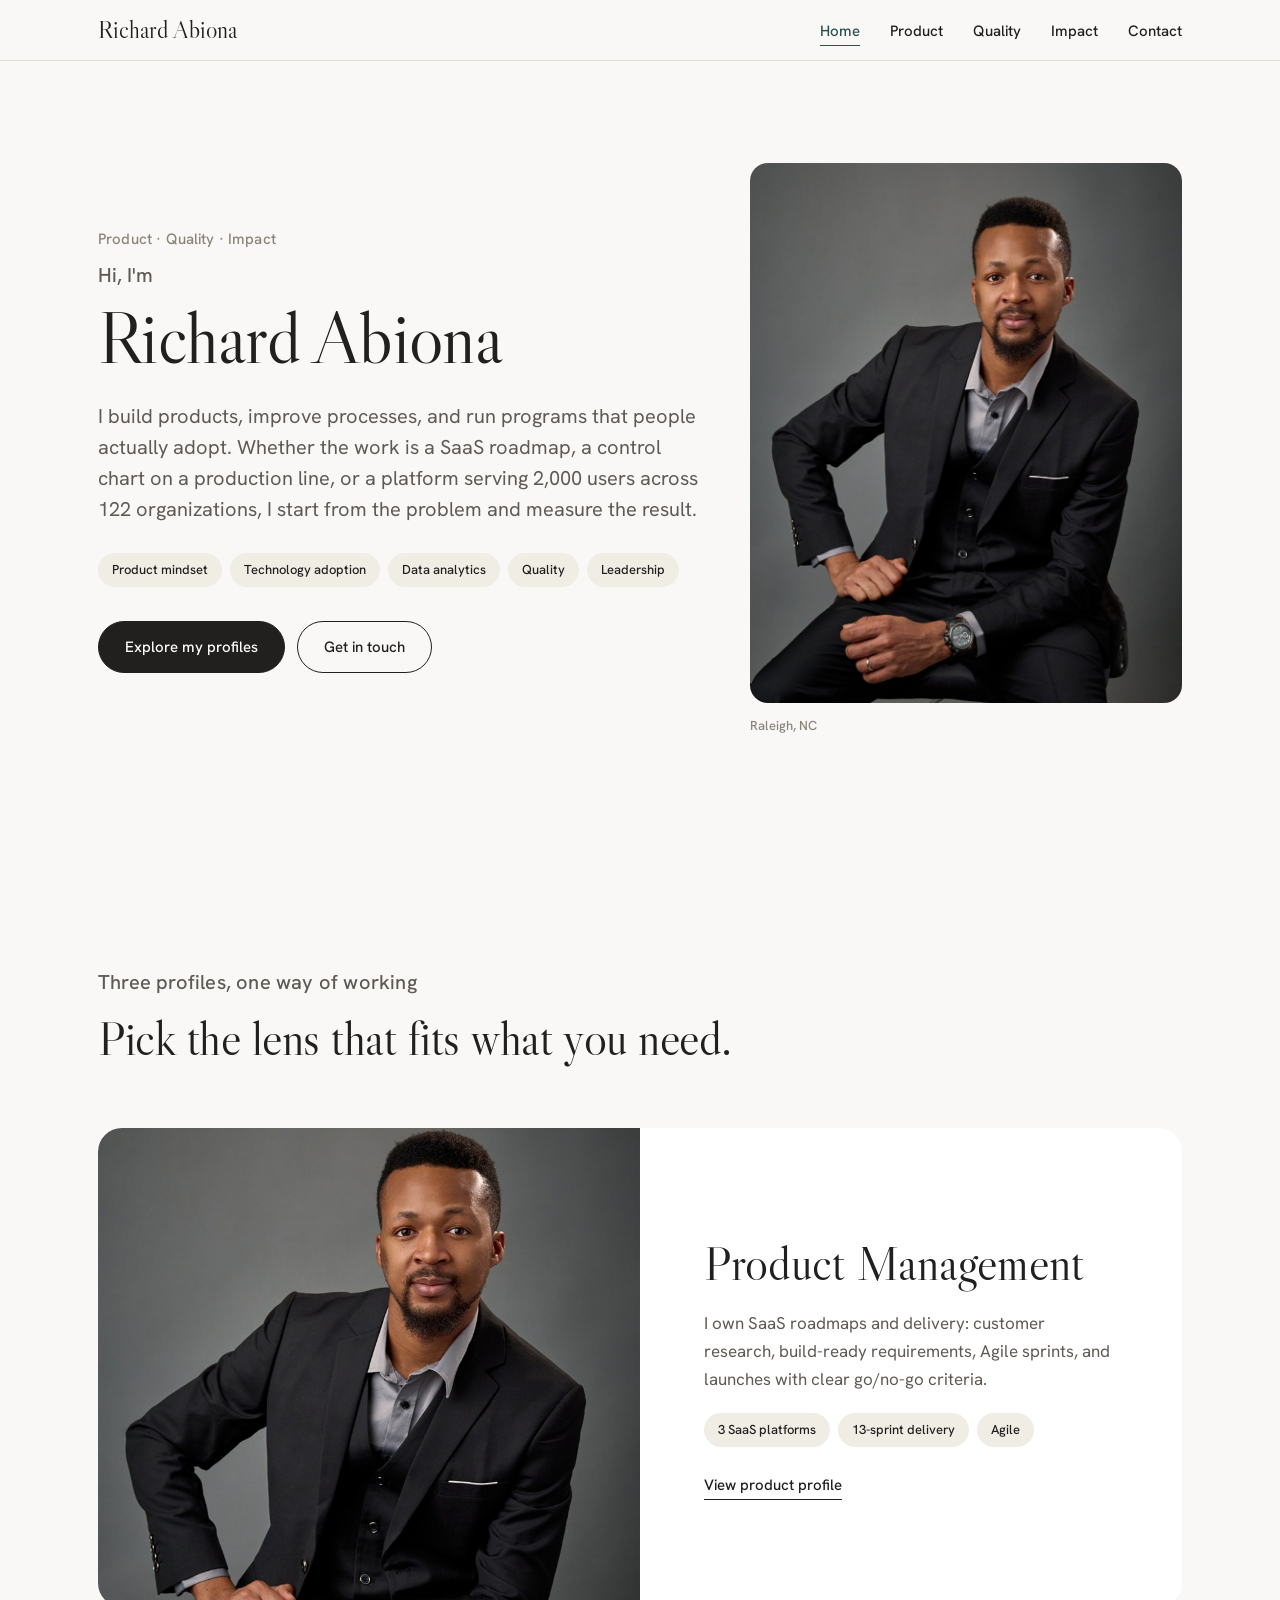
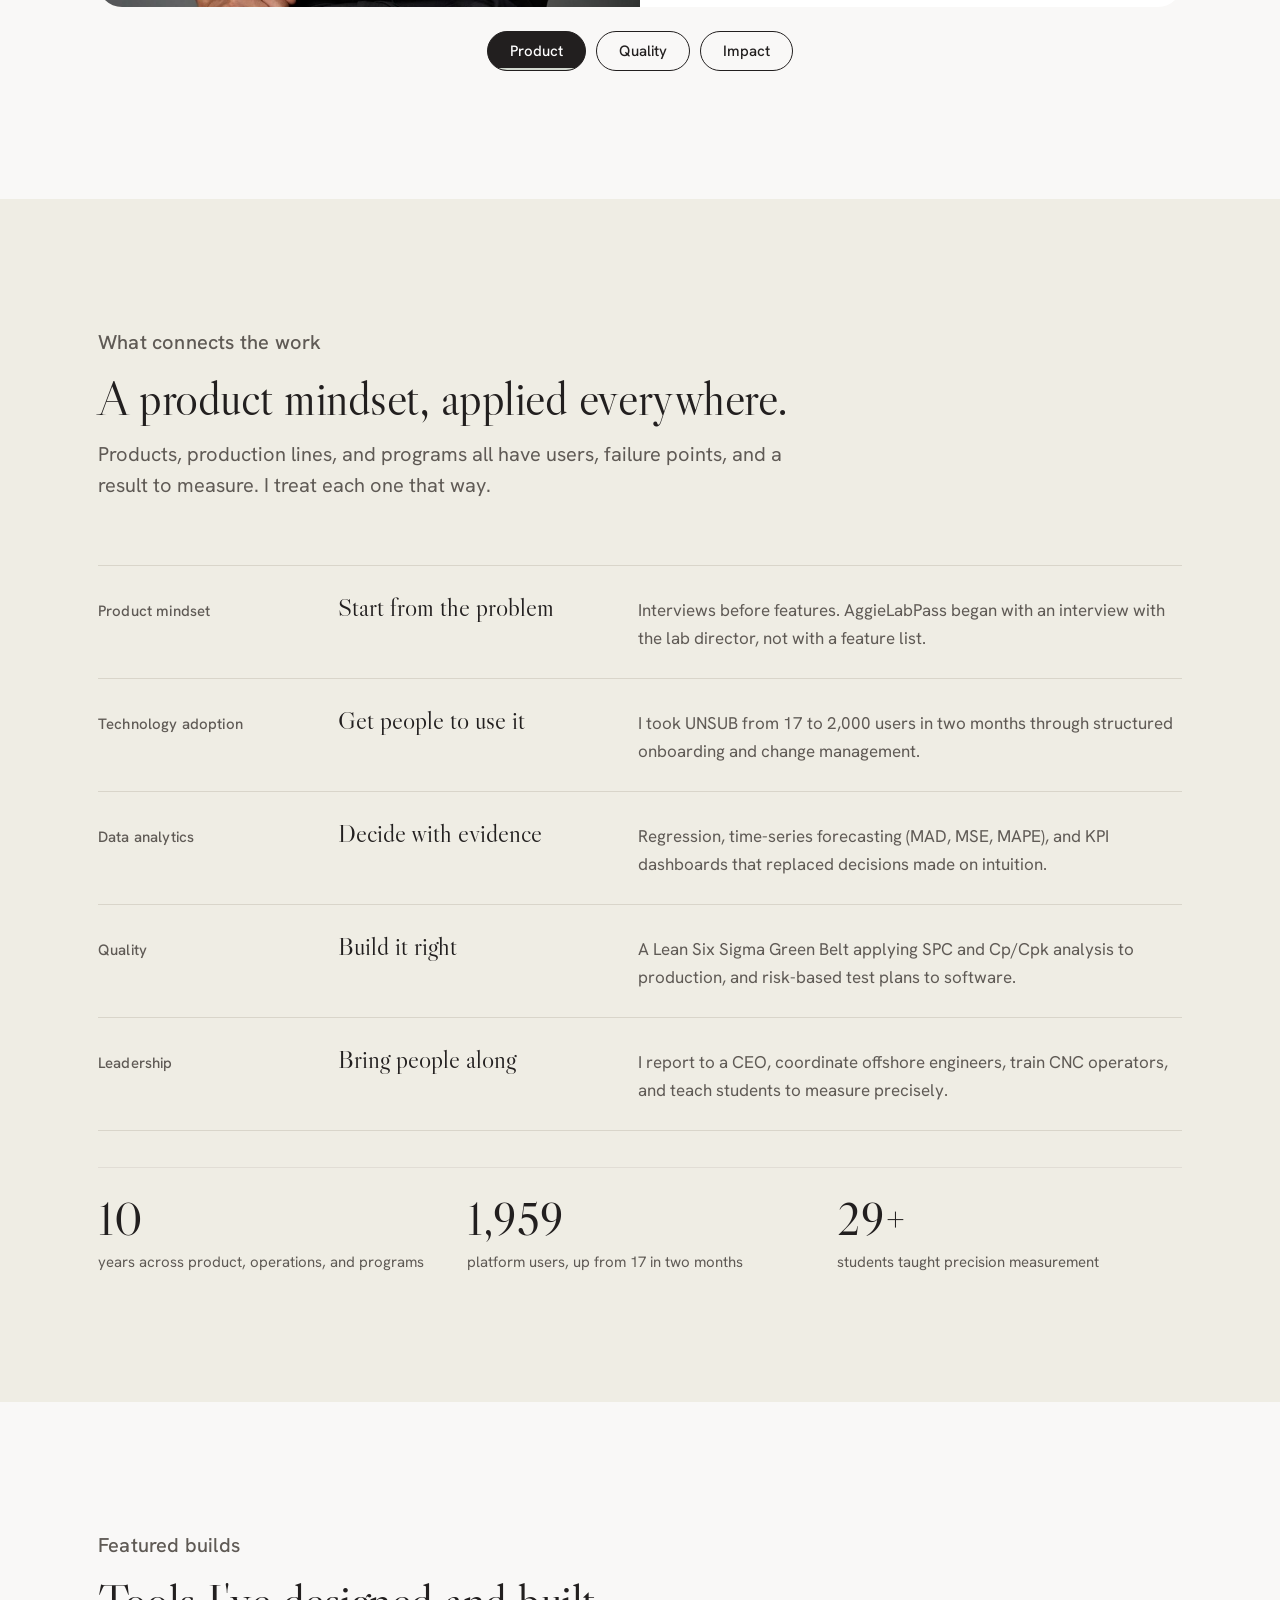
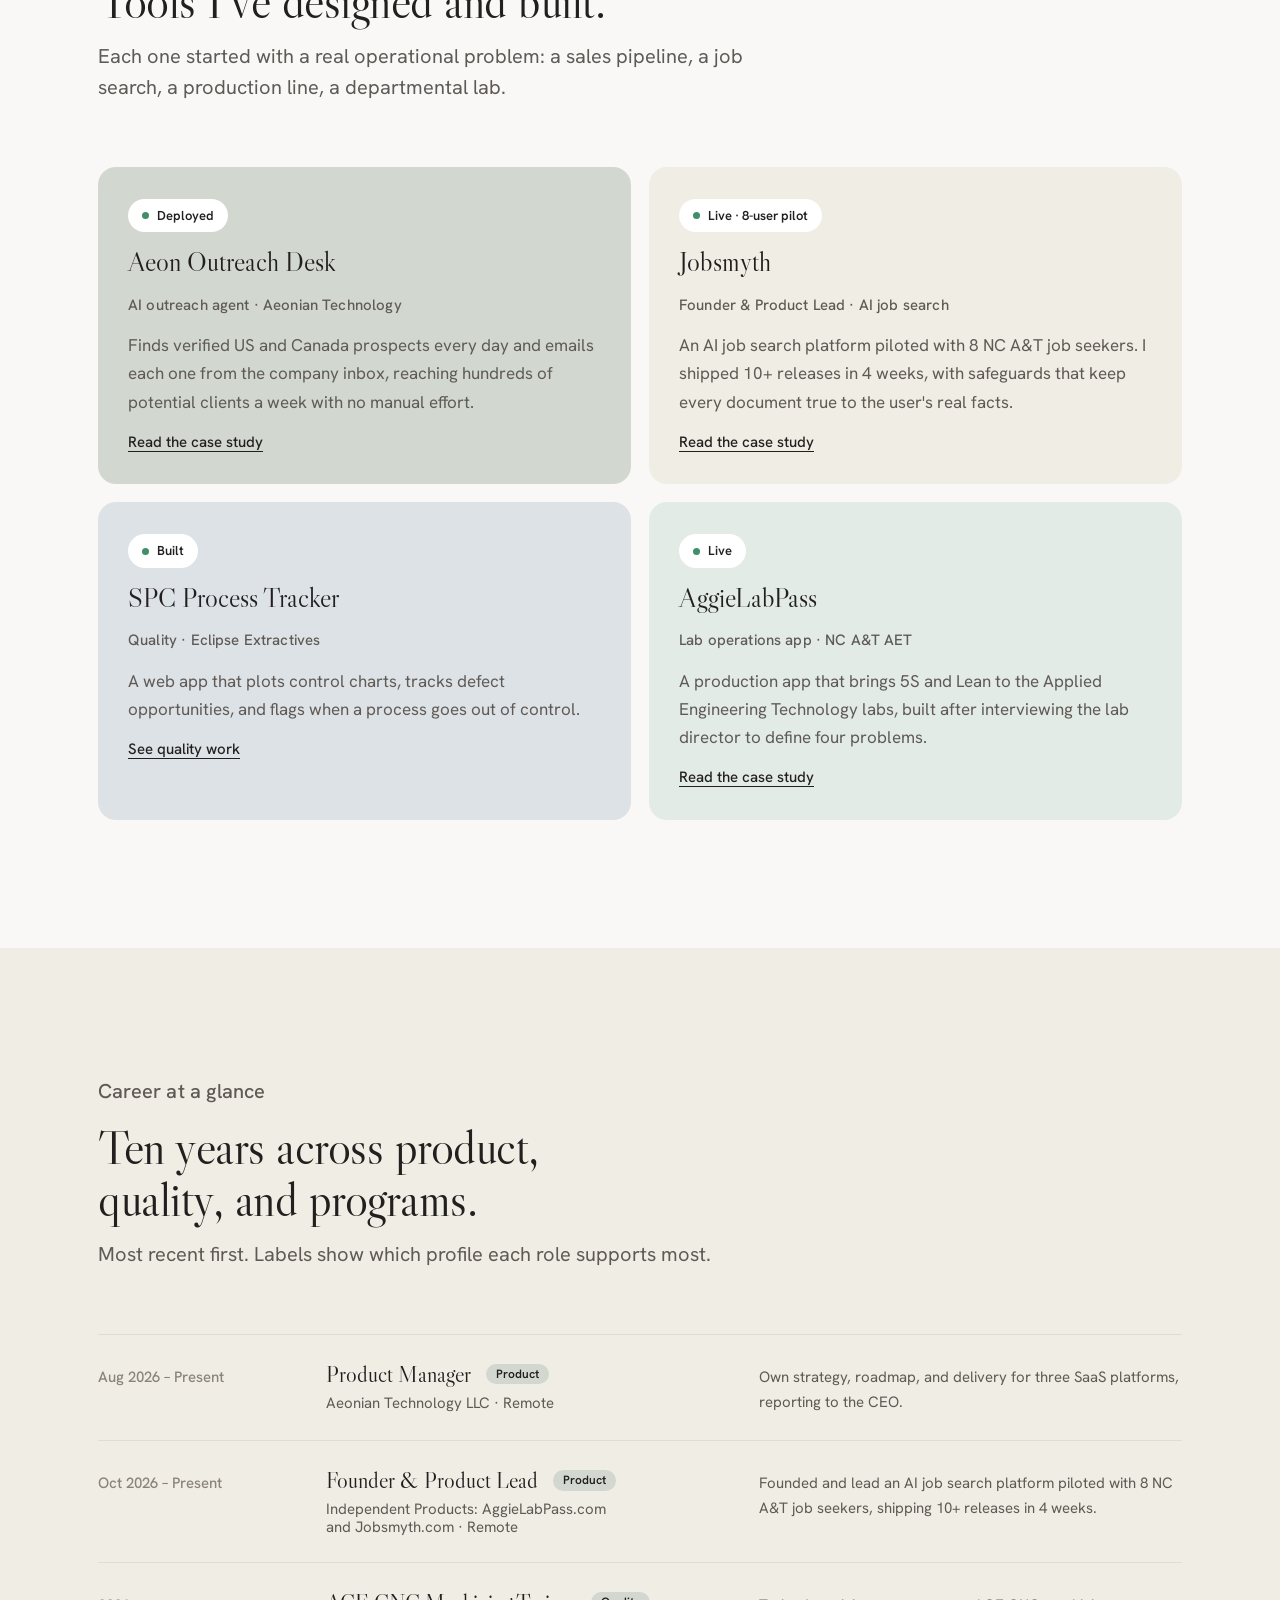
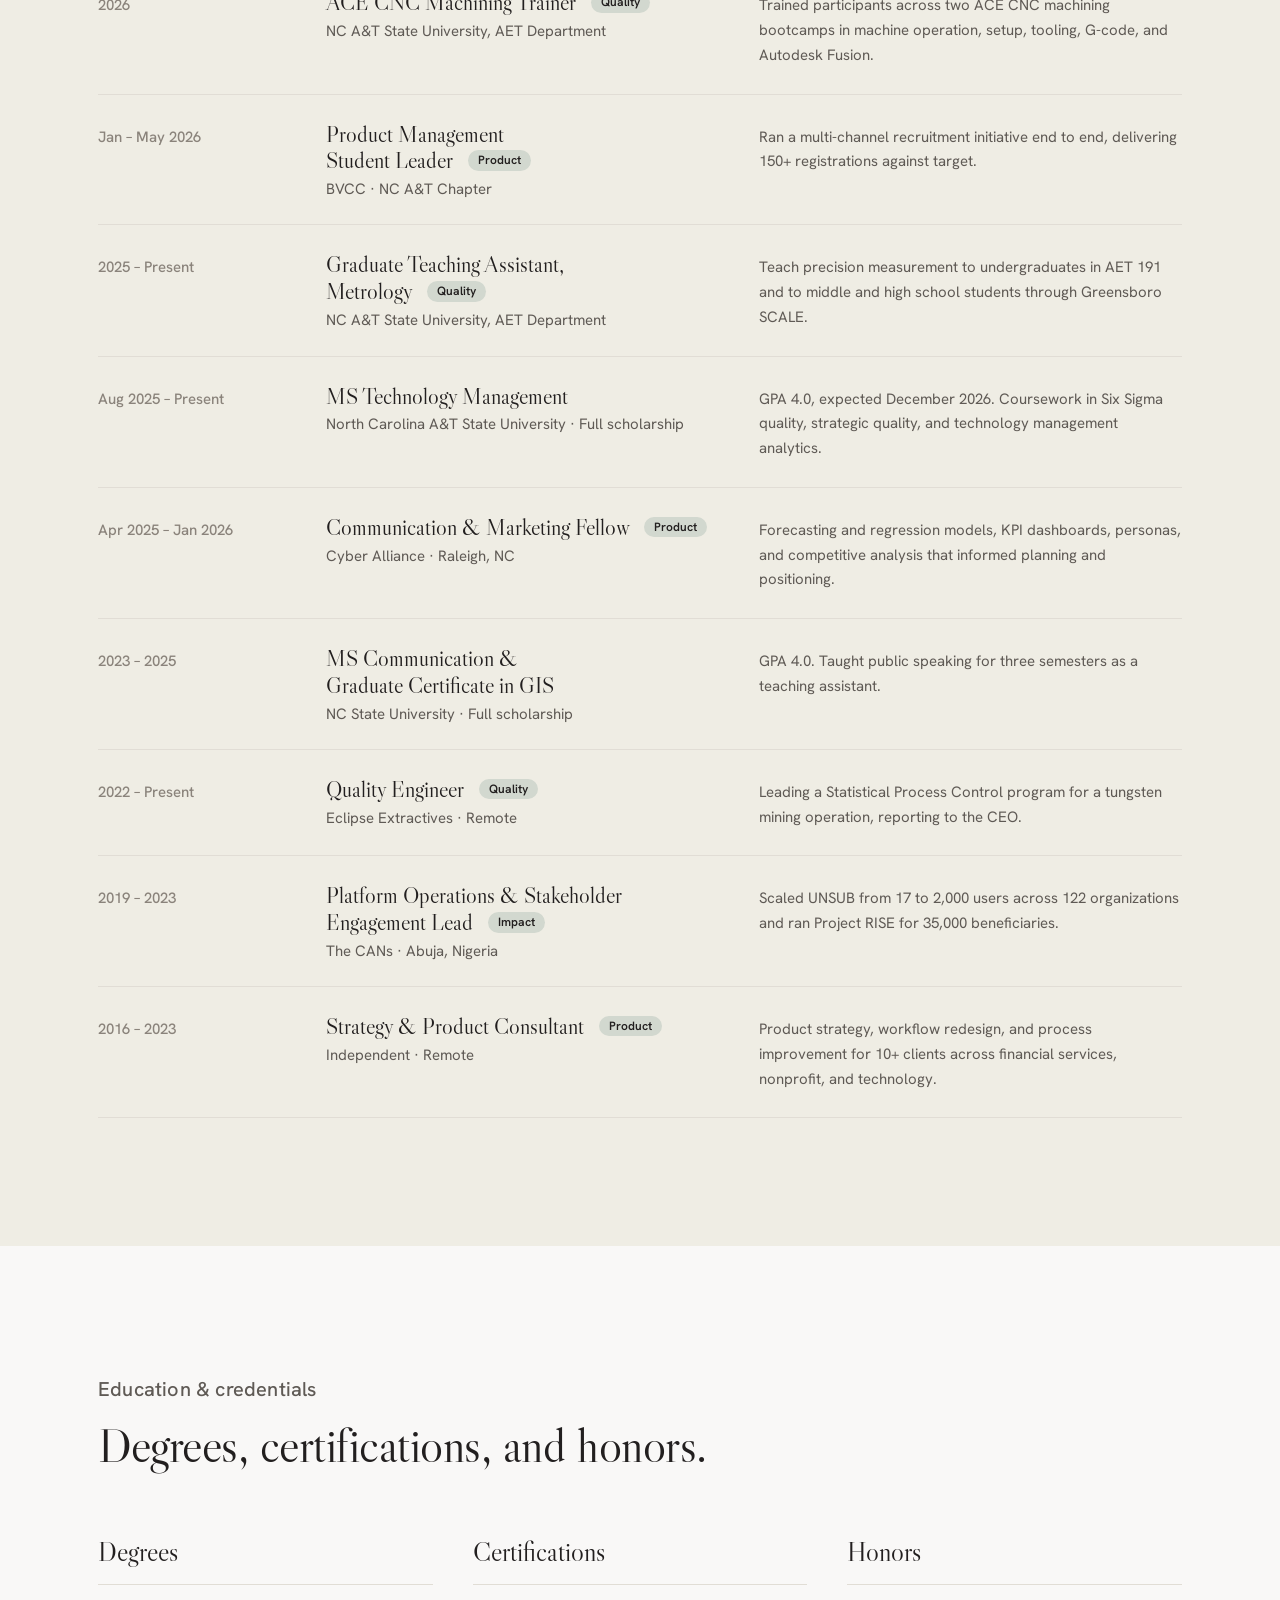
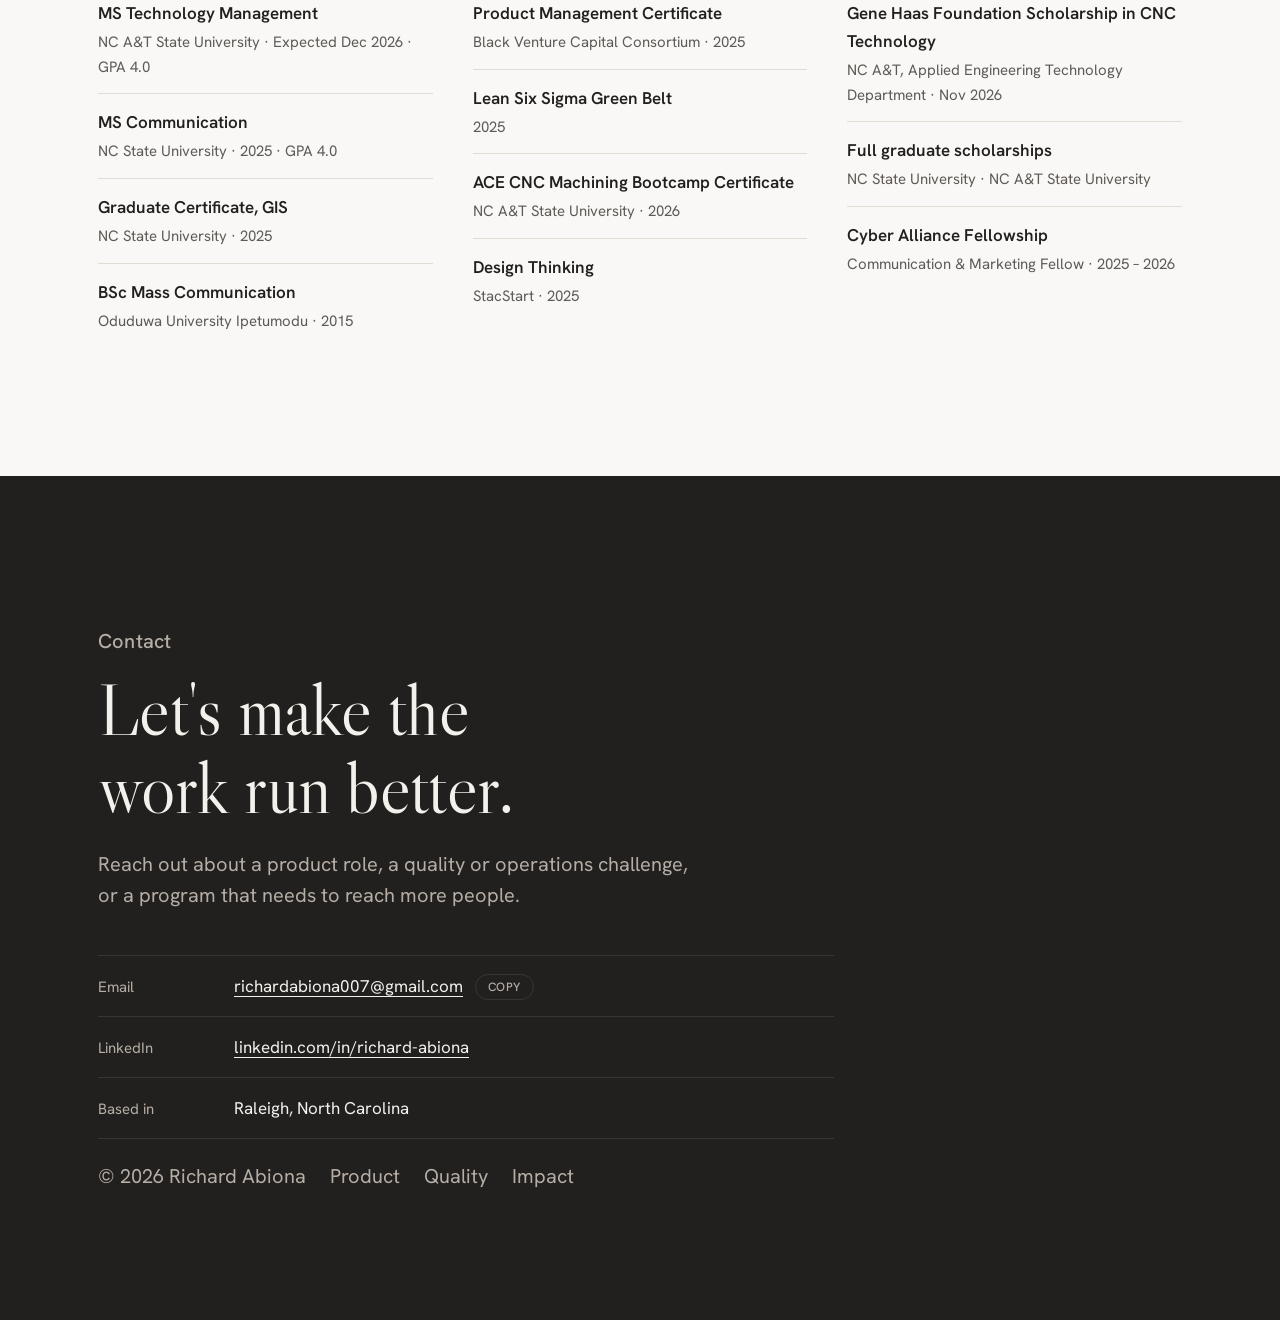
<file: index.html>
<!doctype html>
<html lang="en">
<head>
<meta charset="utf-8">
<meta name="viewport" content="width=device-width, initial-scale=1, viewport-fit=cover">
<script async src="https://www.googletagmanager.com/gtag/js?id=G-13LXE11B9W"></script>
<script>
  window.dataLayer = window.dataLayer || [];
  function gtag(){dataLayer.push(arguments);}
  gtag('js', new Date());
  gtag('config', 'G-13LXE11B9W');
</script>
<title>Richard Abiona | Product, Quality &amp; Impact</title>
<meta name="description" content="Richard Abiona is a Raleigh, NC product manager with deep experience in quality engineering, data analytics, technology adoption, and development programs.">
<meta name="author" content="Richard Abiona">
<meta name="robots" content="index, follow">
<link rel="canonical" href="https://richardabiona.com/">
<link rel="icon" href="favicon.ico" sizes="any">
<link rel="icon" href="icon-192.png" type="image/png" sizes="192x192">
<link rel="apple-touch-icon" href="apple-touch-icon.png">
<meta name="theme-color" content="#0d121b">
<meta property="og:type" content="profile">
<meta property="og:site_name" content="Richard Abiona">
<meta property="og:title" content="Richard Abiona | Product, Quality & Impact">
<meta property="og:description" content="Product management, quality engineering, and development programs, connected by a product mindset. Based in Raleigh, NC.">
<meta property="og:url" content="https://richardabiona.com/">
<meta property="og:image" content="https://richardabiona.com/og-image.jpg">
<meta property="og:image:width" content="1200">
<meta property="og:image:height" content="630">
<meta property="og:image:alt" content="Richard Abiona: Product, Quality, Impact">
<meta property="profile:first_name" content="Richard">
<meta property="profile:last_name" content="Abiona">
<meta name="twitter:card" content="summary_large_image">
<meta name="twitter:title" content="Richard Abiona | Product, Quality & Impact">
<meta name="twitter:description" content="Product management, quality engineering, and development programs, connected by a product mindset.">
<meta name="twitter:image" content="https://richardabiona.com/og-image.jpg">
<script type="application/ld+json">
{
  "@context": "https://schema.org",
  "@type": "ProfilePage",
  "url": "https://richardabiona.com/",
  "name": "Richard Abiona",
  "mainEntity": {
    "@type": "Person",
    "@id": "https://richardabiona.com/#richard",
    "name": "Richard Abiona",
    "givenName": "Richard",
    "familyName": "Abiona",
    "url": "https://richardabiona.com/",
    "image": "https://richardabiona.com/richard-abiona.jpg",
    "email": "mailto:richardabiona007@gmail.com",
    "jobTitle": "Product Manager",
    "worksFor": { "@type": "Organization", "name": "Aeonian Technology LLC" },
    "description": "Product manager with experience in quality engineering, data analytics, technology adoption, and development programs.",
    "address": { "@type": "PostalAddress", "addressLocality": "Raleigh", "addressRegion": "NC", "addressCountry": "US" },
    "alumniOf": [
      { "@type": "CollegeOrUniversity", "name": "North Carolina State University" },
      { "@type": "CollegeOrUniversity", "name": "Oduduwa University Ipetumodu" }
    ],
    "affiliation": { "@type": "CollegeOrUniversity", "name": "North Carolina A&T State University" },
    "award": ["Gene Haas Foundation Scholarship in CNC Technology (2026)", "Cyber Alliance Fellowship (2025)"],
    "hasCredential": [
      { "@type": "EducationalOccupationalCredential", "name": "Product Management Certificate", "recognizedBy": { "@type": "Organization", "name": "Black Venture Capital Consortium" } },
      { "@type": "EducationalOccupationalCredential", "name": "Lean Six Sigma Green Belt" },
      { "@type": "EducationalOccupationalCredential", "name": "ACE CNC Machining Bootcamp Certificate" },
      { "@type": "EducationalOccupationalCredential", "name": "Design Thinking Certification", "recognizedBy": { "@type": "Organization", "name": "StacStart" } }
    ],
    "knowsAbout": ["Product management", "Product operations", "Quality engineering", "Statistical process control", "Lean Six Sigma", "CNC machining", "Metrology", "Data analysis", "Forecasting", "Technology adoption", "Program management", "Stakeholder engagement"],
    "sameAs": ["https://www.linkedin.com/in/richard-abiona-0084b285/"]
  }
}
</script>
<link rel="preconnect" href="https://fonts.googleapis.com">
<link rel="preconnect" href="https://fonts.gstatic.com" crossorigin>
<link rel="stylesheet" href="https://fonts.googleapis.com/css2?family=Libre+Caslon+Display&family=Hanken+Grotesk:ital,wght@0,400;0,500;0,600;1,400&display=swap">
<link rel="stylesheet" href="assets/style.css">
</head>
<body data-page="home">

<nav class="nav" aria-label="Main">
  <div class="wrap">
    <a class="brand" href="/">Richard Abiona</a>
    <button class="menu-btn" id="menu-btn" aria-expanded="false" aria-controls="nav-links">MENU</button>
    <ul class="nav-links" id="nav-links">
      <li><a href="/" aria-current="page">Home</a></li>
      <li><a href="product">Product</a></li>
      <li><a href="quality">Quality</a></li>
      <li><a href="impact">Impact</a></li>
      <li><a href="#contact">Contact</a></li>
    </ul>
  </div>
</nav>

<header class="hero home-hero" id="top">
  <div class="wrap">
    <div class="copy">
      <p class="spec">Product · Quality · Impact</p>
      <h1><span class="hi">Hi, I'm</span>Richard Abiona</h1>
      <p class="lede">I build products, improve processes, and run programs that people actually adopt. Whether the work is a SaaS roadmap, a control chart on a production line, or a platform serving 2,000 users across 122 organizations, I start from the problem and measure the result.</p>
      <ul class="hero-tags">
        <li>Product mindset</li>
        <li>Technology adoption</li>
        <li>Data analytics</li>
        <li>Quality</li>
        <li>Leadership</li>
      </ul>
      <div class="hero-cta">
        <a class="btn" href="#profiles">Explore my profiles</a>
        <a class="btn ghost" href="#contact">Get in touch</a>
      </div>
    </div>
    <figure class="home-portrait">
      <img src="richard-abiona.jpg" width="900" height="1125" alt="Portrait of Richard Abiona in a black three-piece suit, seated against a grey backdrop">
      <figcaption>Raleigh, NC</figcaption>
    </figure>
  </div>
</header>

<main>
  <section id="profiles">
    <div class="wrap">
      <div class="sec-head">
        <p class="spec">Three profiles, one way of working</p>
        <h2>Pick the lens that fits what you need.</h2>      </div>
      <div class="carousel" aria-roledescription="carousel" aria-label="Career profiles">
        <div class="carousel-viewport">
          <div class="carousel-track">
            <div class="slide" role="group" aria-roledescription="slide" aria-label="1 of 3">
              <a class="slide-card" href="product" data-track="Profile card: Product Management">
                <div class="slide-media"><img src="richard-abiona.jpg" alt="Richard Abiona" loading="lazy" style="object-position: 50% 20%"></div>
                <div class="slide-body">
                  <h3>Product Management</h3>
                  <p>I own SaaS roadmaps and delivery: customer research, build-ready requirements, Agile sprints, and launches with clear go/no-go criteria.</p>
                  <ul><li>3 SaaS platforms</li><li>13-sprint delivery</li><li>Agile</li></ul>
                  <span class="slide-go">View product profile</span>
                </div>
              </a>
            </div>
            <div class="slide" role="group" aria-roledescription="slide" aria-label="2 of 3">
              <a class="slide-card" href="quality" data-track="Profile card: Quality Engineering">
                <div class="slide-media"><img src="media/quality/operating-cnc-machine-thumb.jpg" alt="Richard Abiona setting up a Haas CNC milling machine" loading="lazy" style="object-position: 50% 30%"></div>
                <div class="slide-body">
                  <h3>Quality Engineering</h3>
                  <p>Statistical process control, Lean Six Sigma, CNC machining, and metrology, from a mining operation's control charts to the shop floor and the classroom.</p>
                  <ul><li>SPC · Cp/Cpk</li><li>Green Belt</li><li>Gene Haas Scholar</li></ul>
                  <span class="slide-go">View quality profile</span>
                </div>
              </a>
            </div>
            <div class="slide" role="group" aria-roledescription="slide" aria-label="3 of 3">
              <a class="slide-card" href="impact" data-track="Profile card: Development and Impact">
                <div class="slide-media">
                  <div class="slide-stats">
                    <div><b>35,000</b><span>Beneficiaries reached</span></div>
                    <div><b>122</b><span>Partner organizations</span></div>
                    <div><b>$100K</b><span>Program funding secured</span></div>
                  </div>
                </div>
                <div class="slide-body">
                  <h3>Development &amp; Impact</h3>
                  <p>Program management, partnerships, and stakeholder engagement for social change, from civic-tech platforms in Nigeria to advocacy media in North Carolina.</p>
                  <ul><li>Program operations</li><li>Partnerships</li><li>Advocacy media</li></ul>
                  <span class="slide-go">View impact profile</span>
                </div>
              </a>
            </div>
          </div>
        </div>
        <div class="carousel-controls">
          <div class="dots" role="tablist" aria-label="Choose a profile">
            <button class="dot" type="button" role="tab" aria-selected="true" data-track="Carousel tab: Product">Product</button>
            <button class="dot" type="button" role="tab" aria-selected="false" data-track="Carousel tab: Quality">Quality</button>
            <button class="dot" type="button" role="tab" aria-selected="false" data-track="Carousel tab: Impact">Impact</button>
          </div>
        </div>
      </div>
    </div>
  </section>

  <section id="thread" class="tint">
    <div class="wrap">
      <div class="sec-head">
        <p class="spec">What connects the work</p>
        <h2>A product mindset, applied everywhere.</h2>
        <p>Products, production lines, and programs all have users, failure points, and a result to measure. I treat each one that way.</p>
      </div>
      <div class="pillars">
        <article class="pillar" data-reveal>
          <p class="spec">Product mindset</p>
          <h3>Start from the problem</h3>
          <p>Interviews before features. AggieLabPass began with an interview with the lab director, not with a feature list.</p>
        </article>
        <article class="pillar" data-reveal style="--d:.05s">
          <p class="spec">Technology adoption</p>
          <h3>Get people to use it</h3>
          <p>I took UNSUB from 17 to 2,000 users in two months through structured onboarding and change management.</p>
        </article>
        <article class="pillar" data-reveal style="--d:.1s">
          <p class="spec">Data analytics</p>
          <h3>Decide with evidence</h3>
          <p>Regression, time-series forecasting (MAD, MSE, MAPE), and KPI dashboards that replaced decisions made on intuition.</p>
        </article>
        <article class="pillar" data-reveal style="--d:.15s">
          <p class="spec">Quality</p>
          <h3>Build it right</h3>
          <p>A Lean Six Sigma Green Belt applying SPC and Cp/Cpk analysis to production, and risk-based test plans to software.</p>
        </article>
        <article class="pillar" data-reveal style="--d:.2s">
          <p class="spec">Leadership</p>
          <h3>Bring people along</h3>
          <p>I report to a CEO, coordinate offshore engineers, train CNC operators, and teach students to measure precisely.</p>
        </article>
      </div>
      <div class="readout" aria-label="Highlights">
        <div data-reveal><b data-count="10">10</b><span>years across product, operations, and programs</span></div>
        <div data-reveal style="--d:.08s"><b data-count="2000">2,000</b><span>platform users, up from 17 in two months</span></div>
        <div data-reveal style="--d:.16s"><b data-count="30" data-suffix="+">30+</b><span>students taught precision measurement</span></div>
      </div>
    </div>
  </section>

  <section id="builds">
    <div class="wrap">
      <div class="sec-head">
        <p class="spec">Featured builds</p>
        <h2>Tools I've designed and built.</h2>
        <p>Each one started with a real operational problem: a sales pipeline, a job search, a production line, a departmental lab.</p>
      </div>
      <div class="builds-grid two">
        <article class="build" data-reveal>
          <span class="status">Deployed</span>
          <h3>Aeon Outreach Desk</h3>
          <p class="spec">AI outreach agent · Aeonian Technology</p>
          <p>Finds verified US and Canada prospects every day and emails each one from the company inbox, reaching hundreds of potential clients a week with no manual effort.</p>
          <a class="card-link" href="outreach-desk" data-track="Home card: Aeon Outreach Desk">Read the case study</a>
        </article>
<article class="build" data-reveal style="--d:.08s">
          <span class="status">Live · 8-user pilot</span>
          <h3>Jobsmyth</h3>
          <p class="spec">Founder &amp; Product Lead · AI job search</p>
          <p>An AI job search platform piloted with 8 NC A&amp;T job seekers. I shipped 10+ releases in 4 weeks, with safeguards that keep every document true to the user's real facts.</p>
          <a class="card-link" href="jobsmyth" data-track="Home card: Jobsmyth">Read the case study</a>
        </article>
        <article class="build" data-reveal style="--d:.16s">
          <span class="status">Built</span>
          <h3>SPC Process Tracker</h3>
          <p class="spec">Quality · Eclipse Extractives</p>
          <p>A web app that plots control charts, tracks defect opportunities, and flags when a process goes out of control.</p>
          <a href="quality#work">See quality work</a>
        </article>
        <article class="build" data-reveal style="--d:.08s">
          <span class="status">Live</span>
          <h3>AggieLabPass</h3>
          <p class="spec">Lab operations app · NC A&amp;T AET</p>
          <p>A production app that brings 5S and Lean to the Applied Engineering Technology labs, built after interviewing the lab director to define four problems.</p>
          <a class="card-link" href="aggielabpass" data-track="Home card: AggieLabPass">Read the case study</a>
        </article>
      </div>
    </div>
  </section>

  <section id="path" class="tint">
    <div class="wrap">
      <div class="sec-head">
        <p class="spec">Career at a glance</p>
        <h2>Ten years across product, quality, and programs.</h2>
        <p>Most recent first. Labels show which profile each role supports most.</p>
      </div>
      <ol class="path">
        <li data-reveal>
          <span class="when">Aug 2026 – Present</span>
          <h3>Product Manager <span class="tagline">Product</span><span class="where">Aeonian Technology LLC · Remote</span></h3>
          <p>Own strategy, roadmap, and delivery for three SaaS platforms, reporting to the CEO.</p>
        </li>
        <li data-reveal>
          <span class="when">Oct 2026 – Present</span>
          <h3>Founder &amp; Product Lead <span class="tagline">Product</span><span class="where">Independent Products: AggieLabPass.com and Jobsmyth.com · Remote</span></h3>
          <p>Founded and lead an AI job search platform piloted with 8 NC A&amp;T job seekers, shipping 10+ releases in 4 weeks.</p>
        </li>
        <li data-reveal>
          <span class="when">2026</span>
          <h3>ACE CNC Machining Trainer <span class="tagline">Quality</span><span class="where">NC A&amp;T State University, AET Department</span></h3>
          <p>Trained participants across two ACE CNC machining bootcamps in machine operation, setup, tooling, G-code, and Autodesk Fusion.</p>
        </li>
        <li data-reveal>
          <span class="when">Jan – May 2026</span>
          <h3>Product Management Student Leader <span class="tagline">Product</span><span class="where">BVCC · NC A&amp;T Chapter</span></h3>
          <p>Ran a multi-channel recruitment initiative end to end, delivering 150+ registrations against target.</p>
        </li>
        <li data-reveal>
          <span class="when">2025 – Present</span>
          <h3>Graduate Teaching Assistant, Metrology <span class="tagline">Quality</span><span class="where">NC A&amp;T State University, AET Department</span></h3>
          <p>Teach precision measurement to undergraduates in AET 191 and to middle and high school students through Greensboro SCALE.</p>
        </li>
        <li data-reveal>
          <span class="when">Aug 2025 – Present</span>
          <h3>MS Technology Management<span class="where">North Carolina A&amp;T State University · Full scholarship</span></h3>
          <p>GPA 4.0, expected December 2026. Coursework in Six Sigma quality, strategic quality, and technology management analytics.</p>
        </li>
        <li data-reveal>
          <span class="when">Apr 2025 – Jan 2026</span>
          <h3>Communication &amp; Marketing Fellow <span class="tagline">Product</span><span class="where">Cyber Alliance · Raleigh, NC</span></h3>
          <p>Forecasting and regression models, KPI dashboards, personas, and competitive analysis that informed planning and positioning.</p>
        </li>
        <li data-reveal>
          <span class="when">2023 – 2025</span>
          <h3>MS Communication &amp; Graduate Certificate in GIS<span class="where">NC State University · Full scholarship</span></h3>
          <p>GPA 4.0. Taught public speaking for three semesters as a teaching assistant.</p>
        </li>
        <li data-reveal>
          <span class="when">2022 – Present</span>
          <h3>Quality Engineer <span class="tagline">Quality</span><span class="where">Eclipse Extractives · Remote</span></h3>
          <p>Leading a Statistical Process Control program for a tungsten mining operation, reporting to the CEO.</p>
        </li>
        <li data-reveal>
          <span class="when">2019 – 2023</span>
          <h3>Platform Operations &amp; Stakeholder Engagement Lead <span class="tagline">Impact</span><span class="where">The CANs · Abuja, Nigeria</span></h3>
          <p>Scaled UNSUB from 17 to 2,000 users across 122 organizations and ran Project RISE for 35,000 beneficiaries.</p>
        </li>
        <li data-reveal>
          <span class="when">2016 – 2023</span>
          <h3>Strategy &amp; Product Consultant <span class="tagline">Product</span><span class="where">Independent · Remote</span></h3>
          <p>Product strategy, workflow redesign, and process improvement for 10+ clients across financial services, nonprofit, and technology.</p>
        </li>
      </ol>
    </div>
  </section>

  <section id="credentials">
    <div class="wrap">
      <div class="sec-head">
        <p class="spec">Education &amp; credentials</p>
        <h2>Degrees, certifications, and honors.</h2>
      </div>
      <div class="cred-grid">
        <div data-reveal>
          <h3>Degrees</h3>
          <ul class="cred">
            <li><b>MS Technology Management</b><span>NC A&amp;T State University · Expected Dec 2026 · GPA 4.0</span></li>
            <li><b>MS Communication</b><span>NC State University · 2025 · GPA 4.0</span></li>
            <li><b>Graduate Certificate, GIS</b><span>NC State University · 2025</span></li>
            <li><b>BSc Mass Communication</b><span>Oduduwa University Ipetumodu · 2015</span></li>
          </ul>
        </div>
        <div data-reveal style="--d:.08s">
          <h3>Certifications</h3>
          <ul class="cred">
            <li><b>Product Management Certificate</b><span>Black Venture Capital Consortium · 2025</span></li>
            <li><b>Lean Six Sigma Green Belt</b><span>2025</span></li>
            <li><b>ACE CNC Machining Bootcamp Certificate</b><span>NC A&amp;T State University · 2026</span></li>
            <li><b>Design Thinking</b><span>StacStart · 2025</span></li>
          </ul>
        </div>
        <div data-reveal style="--d:.16s">
          <h3>Honors</h3>
          <ul class="cred">
            <li><b>Gene Haas Foundation Scholarship in CNC Technology</b><span>NC A&amp;T, Applied Engineering Technology Department · Nov 2026</span></li>
            <li><b>Full graduate scholarships</b><span>NC State University · NC A&amp;T State University</span></li>
            <li><b>Cyber Alliance Fellowship</b><span>Communication &amp; Marketing Fellow · 2025 – 2026</span></li>
          </ul>
        </div>
      </div>
    </div>
  </section>

  <section id="contact" class="contact">
    <div class="wrap">
      <p class="spec">Contact</p>
      <h2 style="margin-top:14px">Let's make the work run better.</h2>
      <p>Reach out about a product role, a quality or operations challenge, or a program that needs to reach more people.</p>
      <dl class="contact-rows">
        <div><dt>Email</dt><dd><a href="mailto:richardabiona007@gmail.com" id="email" data-track="Email link">richardabiona007@gmail.com</a><button class="copy-btn" id="copy-email" type="button" data-track="Copy email">COPY</button></dd></div>
        <div><dt>LinkedIn</dt><dd><a href="https://www.linkedin.com/in/richard-abiona-0084b285/" target="_blank" rel="noopener" data-track="LinkedIn">linkedin.com/in/richard-abiona</a></dd></div>
        <div><dt>Based in</dt><dd>Raleigh, North Carolina</dd></div>
      </dl>
      <p class="foot"><span>© 2026 Richard Abiona</span><a href="product">Product</a><a href="quality">Quality</a><a href="impact">Impact</a></p>
    </div>
  </section>
</main>

<script src="assets/site.js"></script>
</body>
</html>
</file>
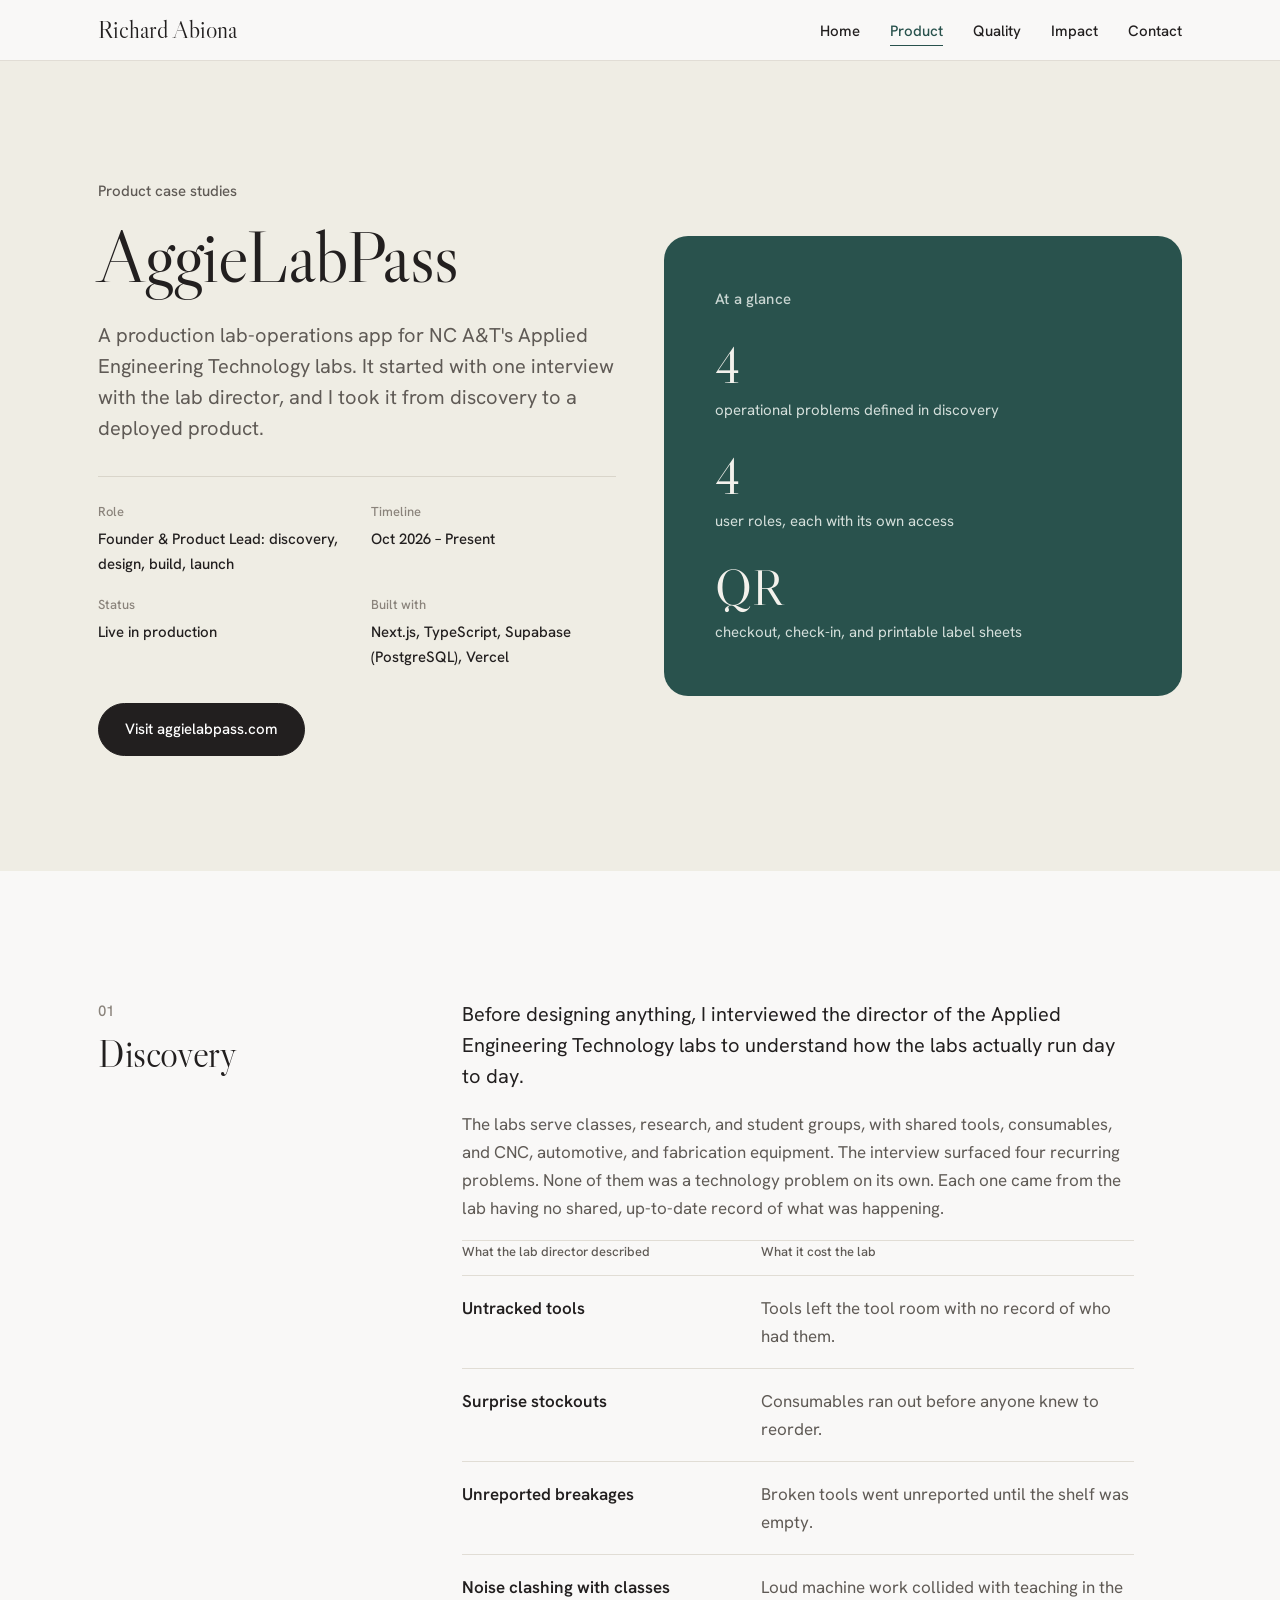
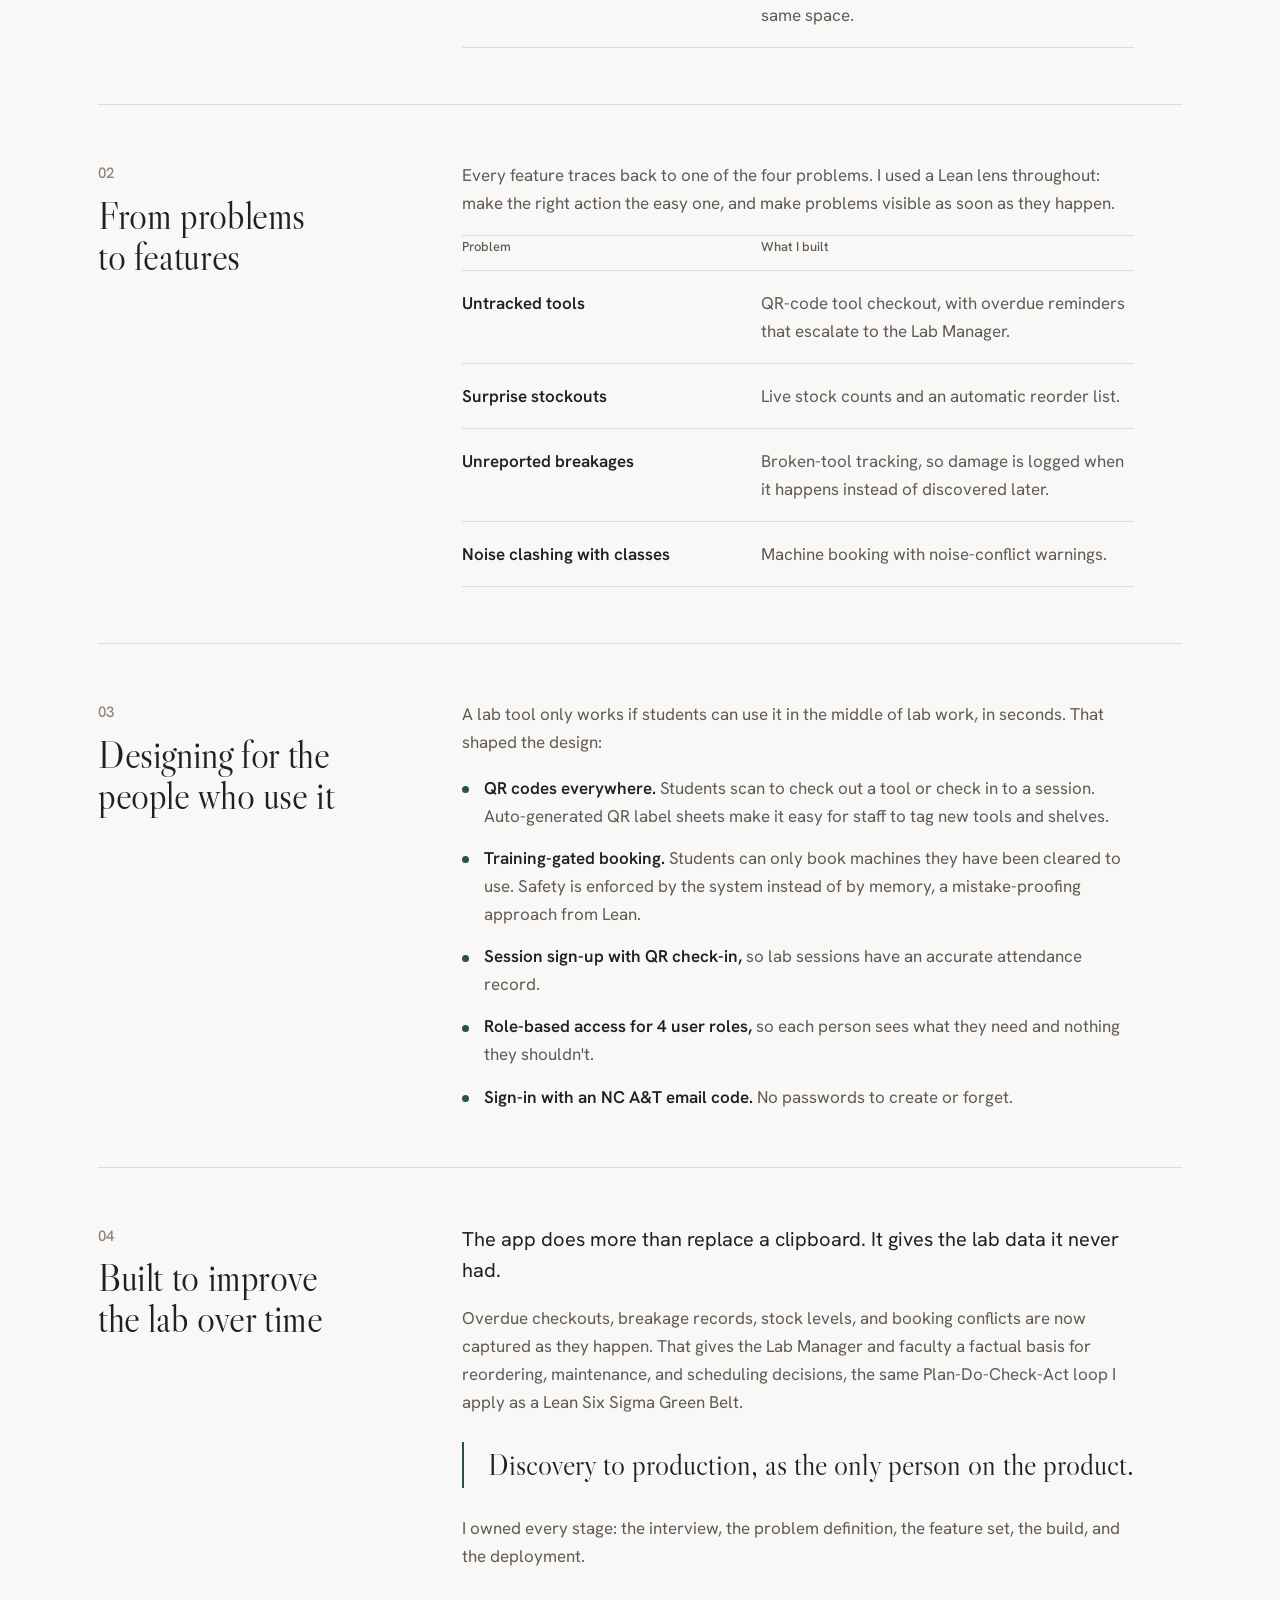
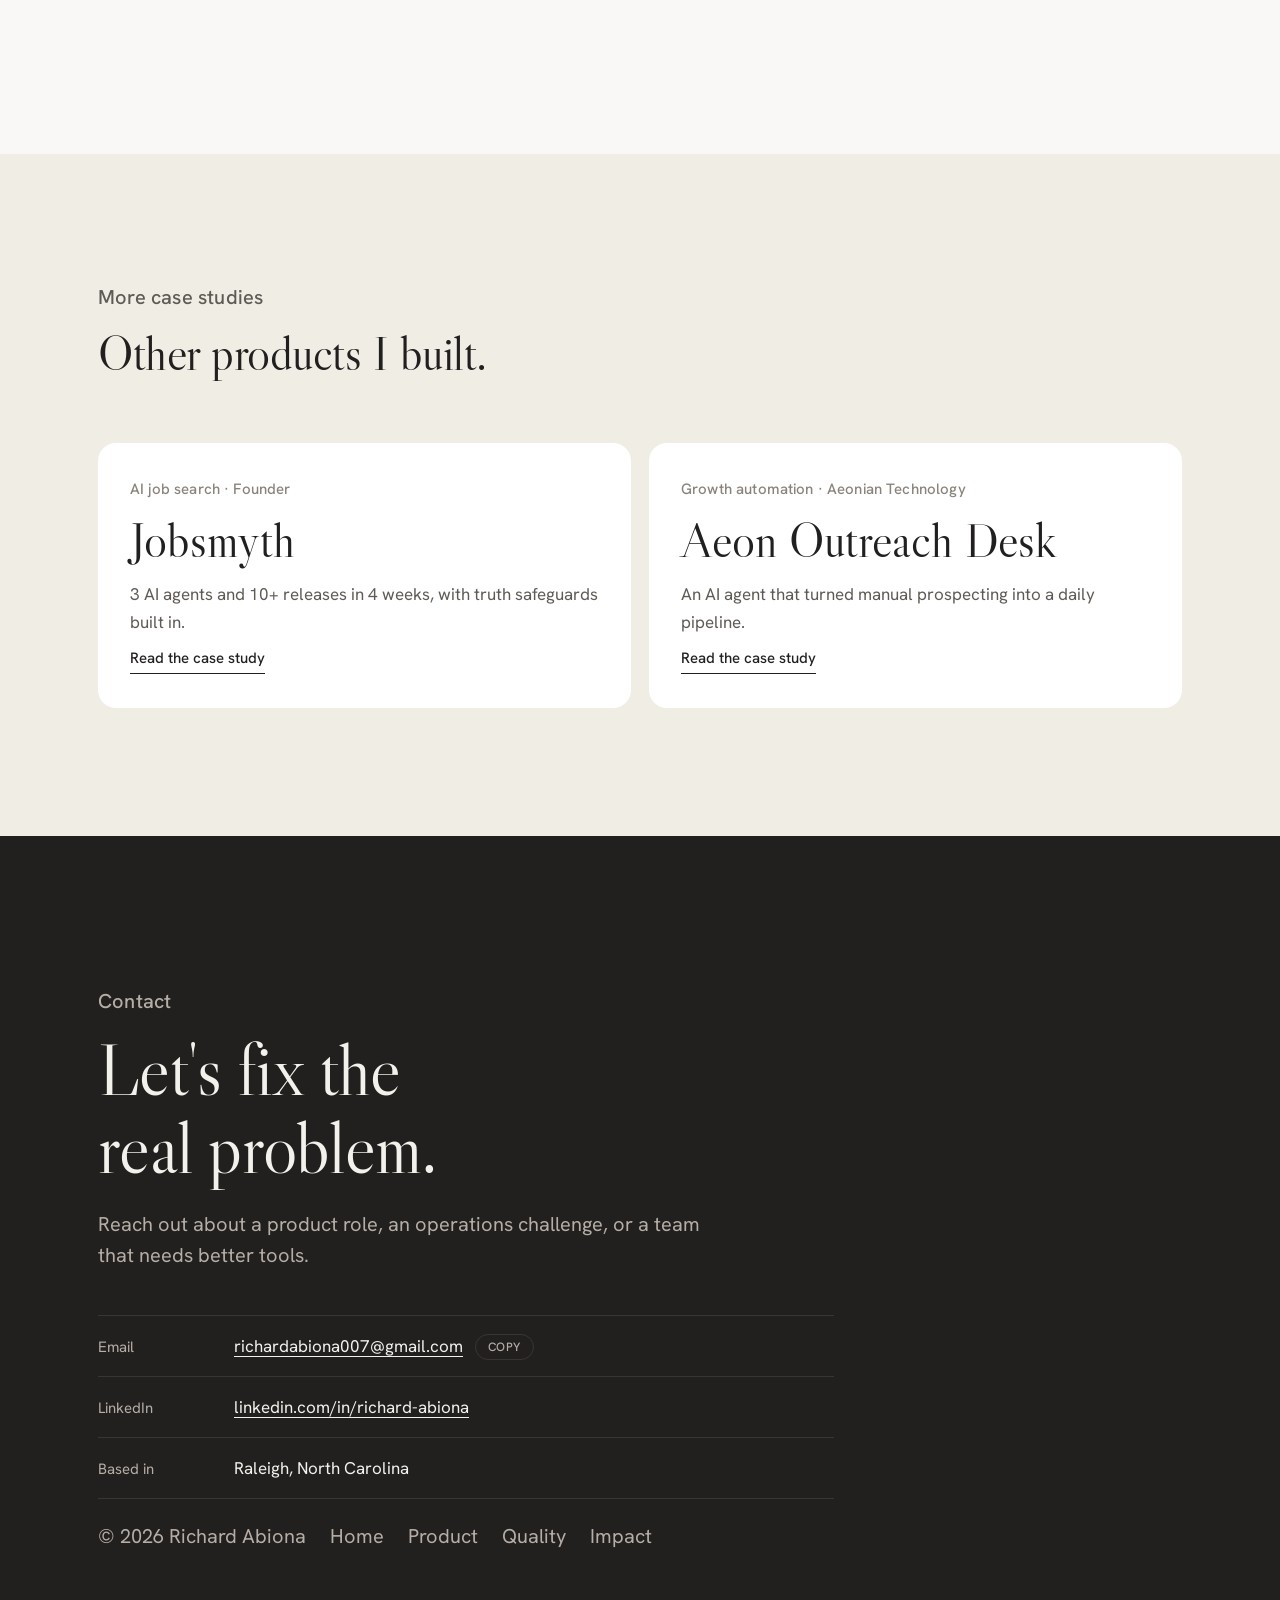
<file: aggielabpass.html>
<!doctype html>
<html lang="en">
<head>
<meta charset="utf-8">
<meta name="viewport" content="width=device-width, initial-scale=1, viewport-fit=cover">
<script async src="https://www.googletagmanager.com/gtag/js?id=G-13LXE11B9W"></script>
<script>
  window.dataLayer = window.dataLayer || [];
  function gtag(){dataLayer.push(arguments);}
  gtag('js', new Date());
  gtag('config', 'G-13LXE11B9W');
</script>
<title>AggieLabPass Case Study | Richard Abiona</title>
<meta name="description" content="How Richard Abiona turned a lab director interview into AggieLabPass, a production lab-operations app for NC A&T's Applied Engineering Technology labs.">
<meta name="author" content="Richard Abiona">
<link rel="canonical" href="https://richardabiona.com/aggielabpass">
<link rel="icon" href="favicon.ico" sizes="any">
<link rel="icon" href="icon-192.png" type="image/png" sizes="192x192">
<link rel="apple-touch-icon" href="apple-touch-icon.png">
<meta name="theme-color" content="#f9f8f7">
<meta property="og:type" content="article">
<meta property="og:title" content="AggieLabPass Case Study | Richard Abiona">
<meta property="og:description" content="From a lab director interview to a production app: QR tool checkout, live stock, broken-tool tracking, and training-gated machine booking.">
<meta property="og:url" content="https://richardabiona.com/aggielabpass">
<meta property="og:image" content="https://richardabiona.com/og-image.jpg">
<meta name="twitter:card" content="summary_large_image">
<link rel="preconnect" href="https://fonts.googleapis.com">
<link rel="preconnect" href="https://fonts.gstatic.com" crossorigin>
<link rel="stylesheet" href="https://fonts.googleapis.com/css2?family=Libre+Caslon+Display&family=Hanken+Grotesk:ital,wght@0,400;0,500;0,600;1,400&display=swap">
<link rel="stylesheet" href="assets/style.css">
</head>
<body data-page="aggielabpass">

<nav class="nav" aria-label="Main">
  <div class="wrap">
    <a class="brand" href="/">Richard Abiona</a>
    <button class="menu-btn" id="menu-btn" aria-expanded="false" aria-controls="nav-links">MENU</button>
    <ul class="nav-links" id="nav-links">
      <li><a href="/">Home</a></li>
      <li><a href="product" aria-current="page">Product</a></li>
      <li><a href="quality">Quality</a></li>
      <li><a href="impact">Impact</a></li>
      <li><a href="#contact">Contact</a></li>
    </ul>
  </div>
</nav>

<header class="hero cs-hero" id="top">
  <div class="wrap">
    <div class="copy">
      <a class="crumb" href="product#builds">Product case studies</a>
      <h1>AggieLabPass</h1>
      <p class="lede">A production lab-operations app for NC A&amp;T's Applied Engineering Technology labs. It started with one interview with the lab director, and I took it from discovery to a deployed product.</p>
      <dl class="cs-meta">
        <div><dt>Role</dt><dd>Founder &amp; Product Lead: discovery, design, build, launch</dd></div>
        <div><dt>Timeline</dt><dd>Oct 2026 – Present</dd></div>
        <div><dt>Status</dt><dd>Live in production</dd></div>
        <div><dt>Built with</dt><dd>Next.js, TypeScript, Supabase (PostgreSQL), Vercel</dd></div>
      </dl>
      <div class="hero-cta">
        <a class="btn" href="https://aggielabpass.com/" target="_blank" rel="noopener" data-track="AggieLabPass site">Visit aggielabpass.com</a>
      </div>
    </div>
    <div class="cs-glance">
      <p class="spec">At a glance</p>
      <div><b>4</b><span>operational problems defined in discovery</span></div>
      <div><b>4</b><span>user roles, each with its own access</span></div>
      <div><b>QR</b><span>checkout, check-in, and printable label sheets</span></div>
    </div>
  </div>
</header>

<main>
  <section>
    <div class="wrap">
      <div class="cs-section">
        <header><span class="spec">01</span><h2>Discovery</h2></header>
        <div class="prose">
          <p class="lead">Before designing anything, I interviewed the director of the Applied Engineering Technology labs to understand how the labs actually run day to day.</p>
          <p>The labs serve classes, research, and student groups, with shared tools, consumables, and CNC, automotive, and fabrication equipment. The interview surfaced four recurring problems. None of them was a technology problem on its own. Each one came from the lab having no shared, up-to-date record of what was happening.</p>
          <div class="fit-table">
            <div class="head"><span>What the lab director described</span><span>What it cost the lab</span></div>
            <div><b>Untracked tools</b><span>Tools left the tool room with no record of who had them.</span></div>
            <div><b>Surprise stockouts</b><span>Consumables ran out before anyone knew to reorder.</span></div>
            <div><b>Unreported breakages</b><span>Broken tools went unreported until the shelf was empty.</span></div>
            <div><b>Noise clashing with classes</b><span>Loud machine work collided with teaching in the same space.</span></div>
          </div>
        </div>
      </div>

      <div class="cs-section">
        <header><span class="spec">02</span><h2>From problems to features</h2></header>
        <div class="prose">
          <p>Every feature traces back to one of the four problems. I used a Lean lens throughout: make the right action the easy one, and make problems visible as soon as they happen.</p>
          <div class="fit-table">
            <div class="head"><span>Problem</span><span>What I built</span></div>
            <div><b>Untracked tools</b><span>QR-code tool checkout, with overdue reminders that escalate to the Lab Manager.</span></div>
            <div><b>Surprise stockouts</b><span>Live stock counts and an automatic reorder list.</span></div>
            <div><b>Unreported breakages</b><span>Broken-tool tracking, so damage is logged when it happens instead of discovered later.</span></div>
            <div><b>Noise clashing with classes</b><span>Machine booking with noise-conflict warnings.</span></div>
          </div>
        </div>
      </div>

      <div class="cs-section">
        <header><span class="spec">03</span><h2>Designing for the people who use it</h2></header>
        <div class="prose">
          <p>A lab tool only works if students can use it in the middle of lab work, in seconds. That shaped the design:</p>
          <ul>
            <li><b>QR codes everywhere.</b> Students scan to check out a tool or check in to a session. Auto-generated QR label sheets make it easy for staff to tag new tools and shelves.</li>
            <li><b>Training-gated booking.</b> Students can only book machines they have been cleared to use. Safety is enforced by the system instead of by memory, a mistake-proofing approach from Lean.</li>
            <li><b>Session sign-up with QR check-in,</b> so lab sessions have an accurate attendance record.</li>
            <li><b>Role-based access for 4 user roles,</b> so each person sees what they need and nothing they shouldn't.</li>
            <li><b>Sign-in with an NC A&amp;T email code.</b> No passwords to create or forget.</li>
          </ul>
        </div>
      </div>

      <div class="cs-section">
        <header><span class="spec">04</span><h2>Built to improve the lab over time</h2></header>
        <div class="prose">
          <p class="lead">The app does more than replace a clipboard. It gives the lab data it never had.</p>
          <p>Overdue checkouts, breakage records, stock levels, and booking conflicts are now captured as they happen. That gives the Lab Manager and faculty a factual basis for reordering, maintenance, and scheduling decisions, the same Plan-Do-Check-Act loop I apply as a Lean Six Sigma Green Belt.</p>
          <blockquote class="pullquote">Discovery to production, as the only person on the product.</blockquote>
          <p>I owned every stage: the interview, the problem definition, the feature set, the build, and the deployment.</p>
        </div>
      </div>
    </div>
  </section>

  <section id="more" class="tint">
    <div class="wrap">
      <div class="sec-head">
        <p class="spec">More case studies</p>
        <h2>Other products I built.</h2>
      </div>
      <div class="cross">
        <a href="jobsmyth" data-track="Case study link: Jobsmyth">
          <span class="spec">AI job search · Founder</span>
          <h3>Jobsmyth</h3>
          <p>3 AI agents and 10+ releases in 4 weeks, with truth safeguards built in.</p>
          <span class="go">Read the case study</span>
        </a>
        <a href="outreach-desk" data-track="Case study link: Aeon Outreach Desk">
          <span class="spec">Growth automation · Aeonian Technology</span>
          <h3>Aeon Outreach Desk</h3>
          <p>An AI agent that turned manual prospecting into a daily pipeline.</p>
          <span class="go">Read the case study</span>
        </a>
      </div>
    </div>
  </section>

  <section id="contact" class="contact">
    <div class="wrap">
      <p class="spec">Contact</p>
      <h2 style="margin-top:14px">Let's fix the real problem.</h2>
      <p>Reach out about a product role, an operations challenge, or a team that needs better tools.</p>
      <dl class="contact-rows">
        <div><dt>Email</dt><dd><a href="mailto:richardabiona007@gmail.com" id="email" data-track="Email link">richardabiona007@gmail.com</a><button class="copy-btn" id="copy-email" type="button" data-track="Copy email">COPY</button></dd></div>
        <div><dt>LinkedIn</dt><dd><a href="https://www.linkedin.com/in/richard-abiona-0084b285/" target="_blank" rel="noopener" data-track="LinkedIn">linkedin.com/in/richard-abiona</a></dd></div>
        <div><dt>Based in</dt><dd>Raleigh, North Carolina</dd></div>
      </dl>
      <p class="foot"><span>© 2026 Richard Abiona</span><a href="/">Home</a><a href="product">Product</a><a href="quality">Quality</a><a href="impact">Impact</a></p>
    </div>
  </section>
</main>

<script src="assets/site.js"></script>
</body>
</html>
</file>
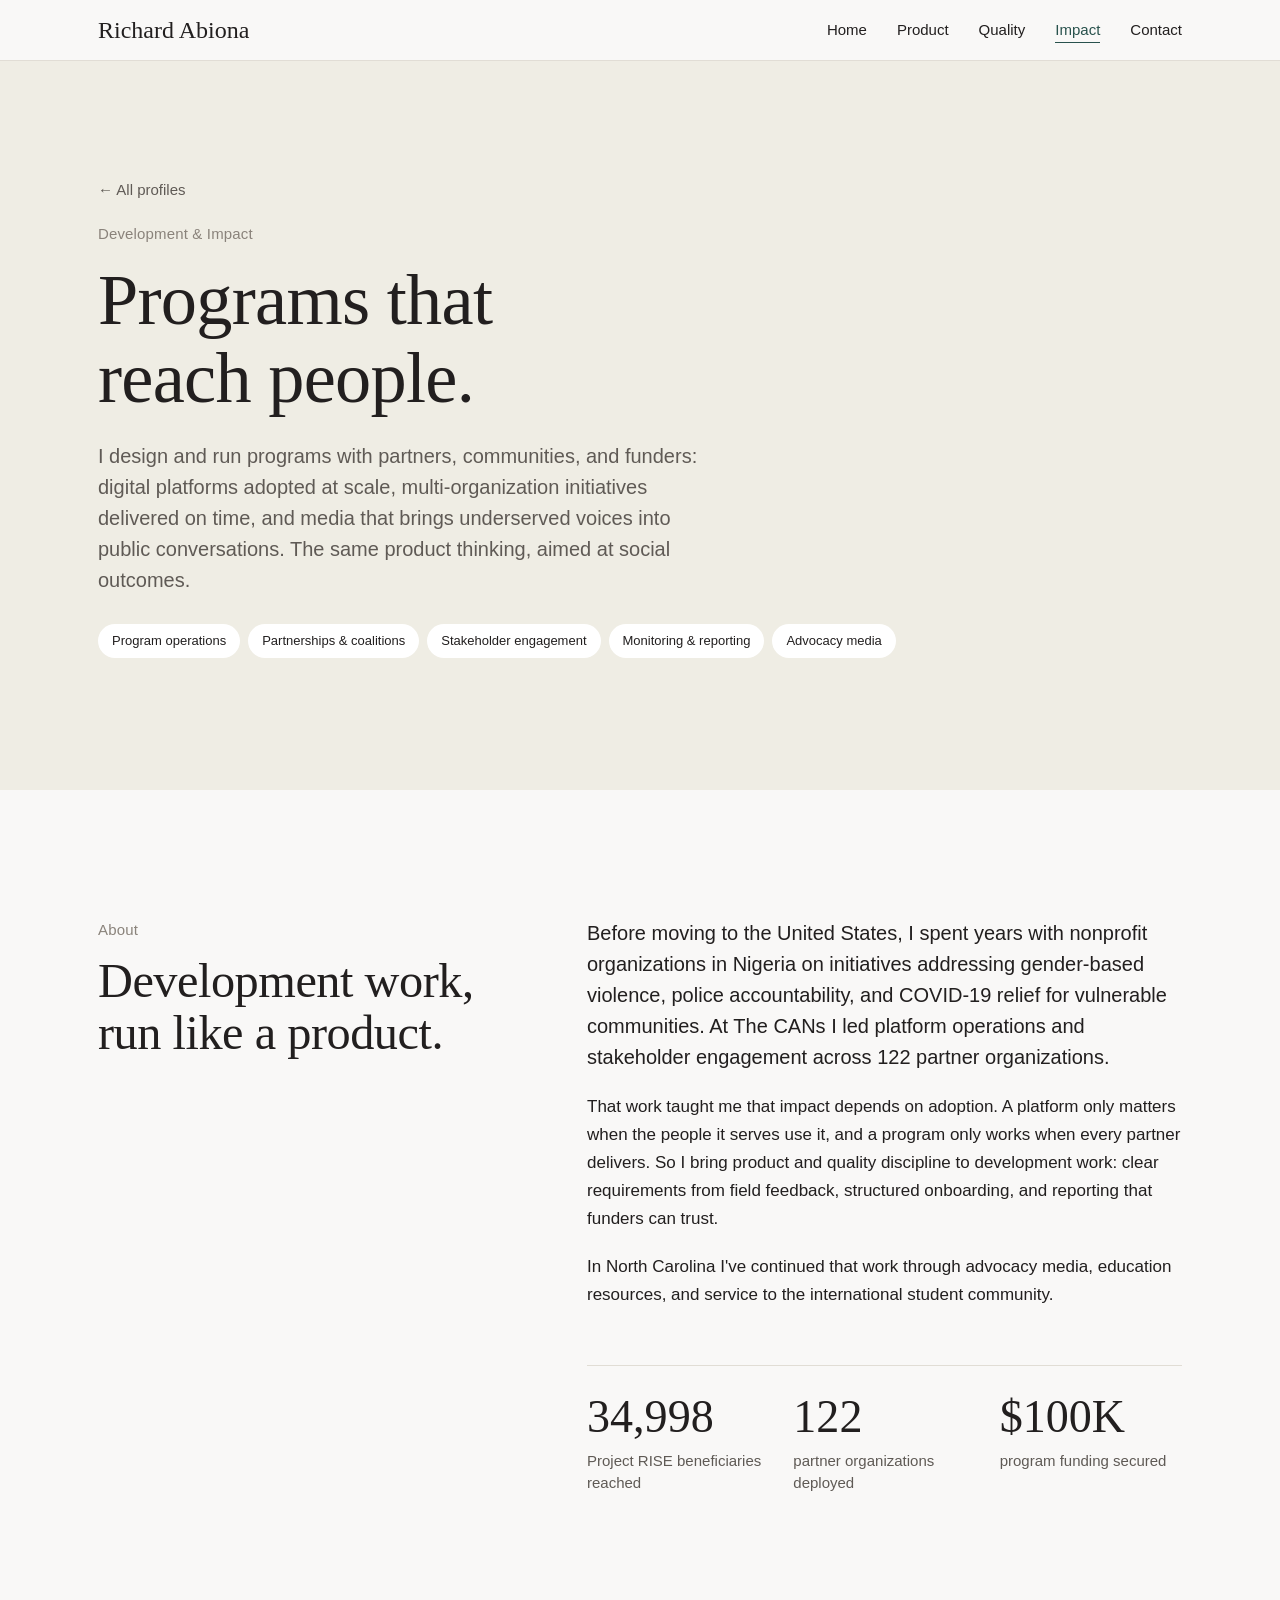
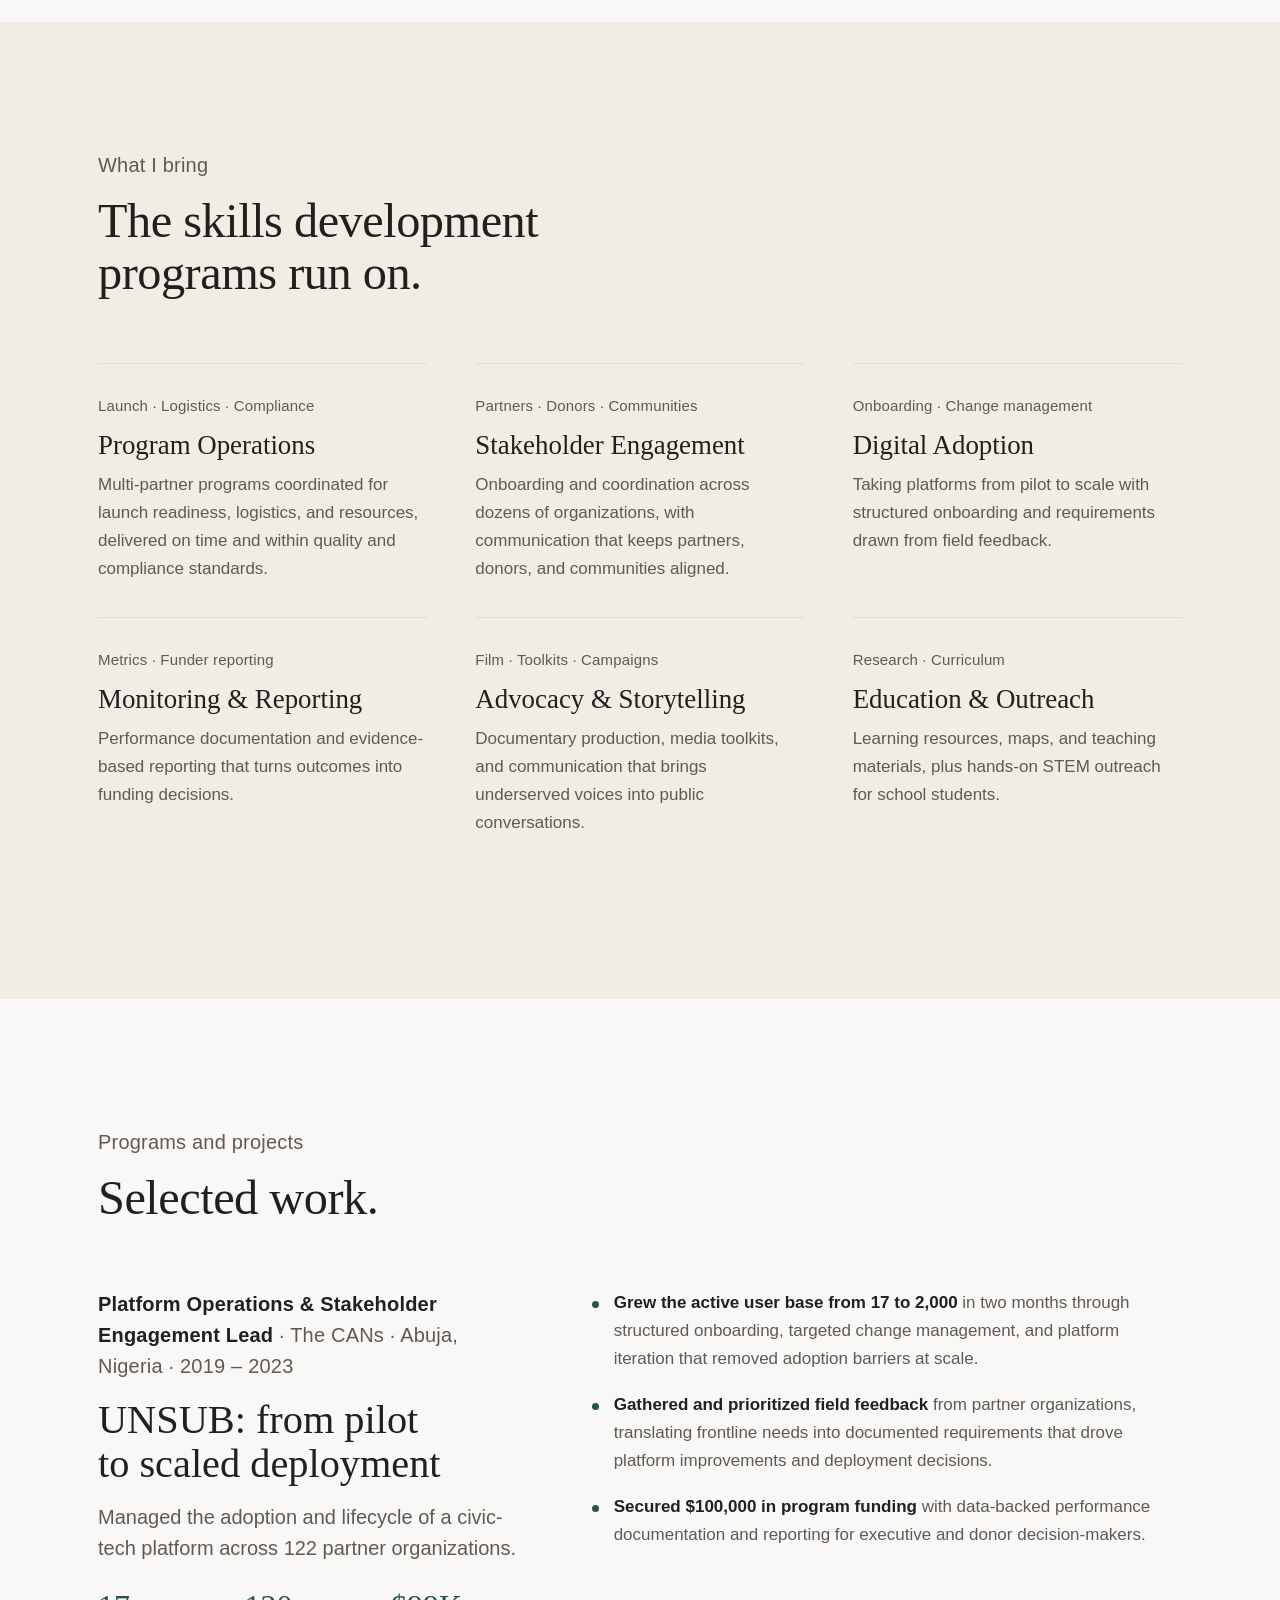
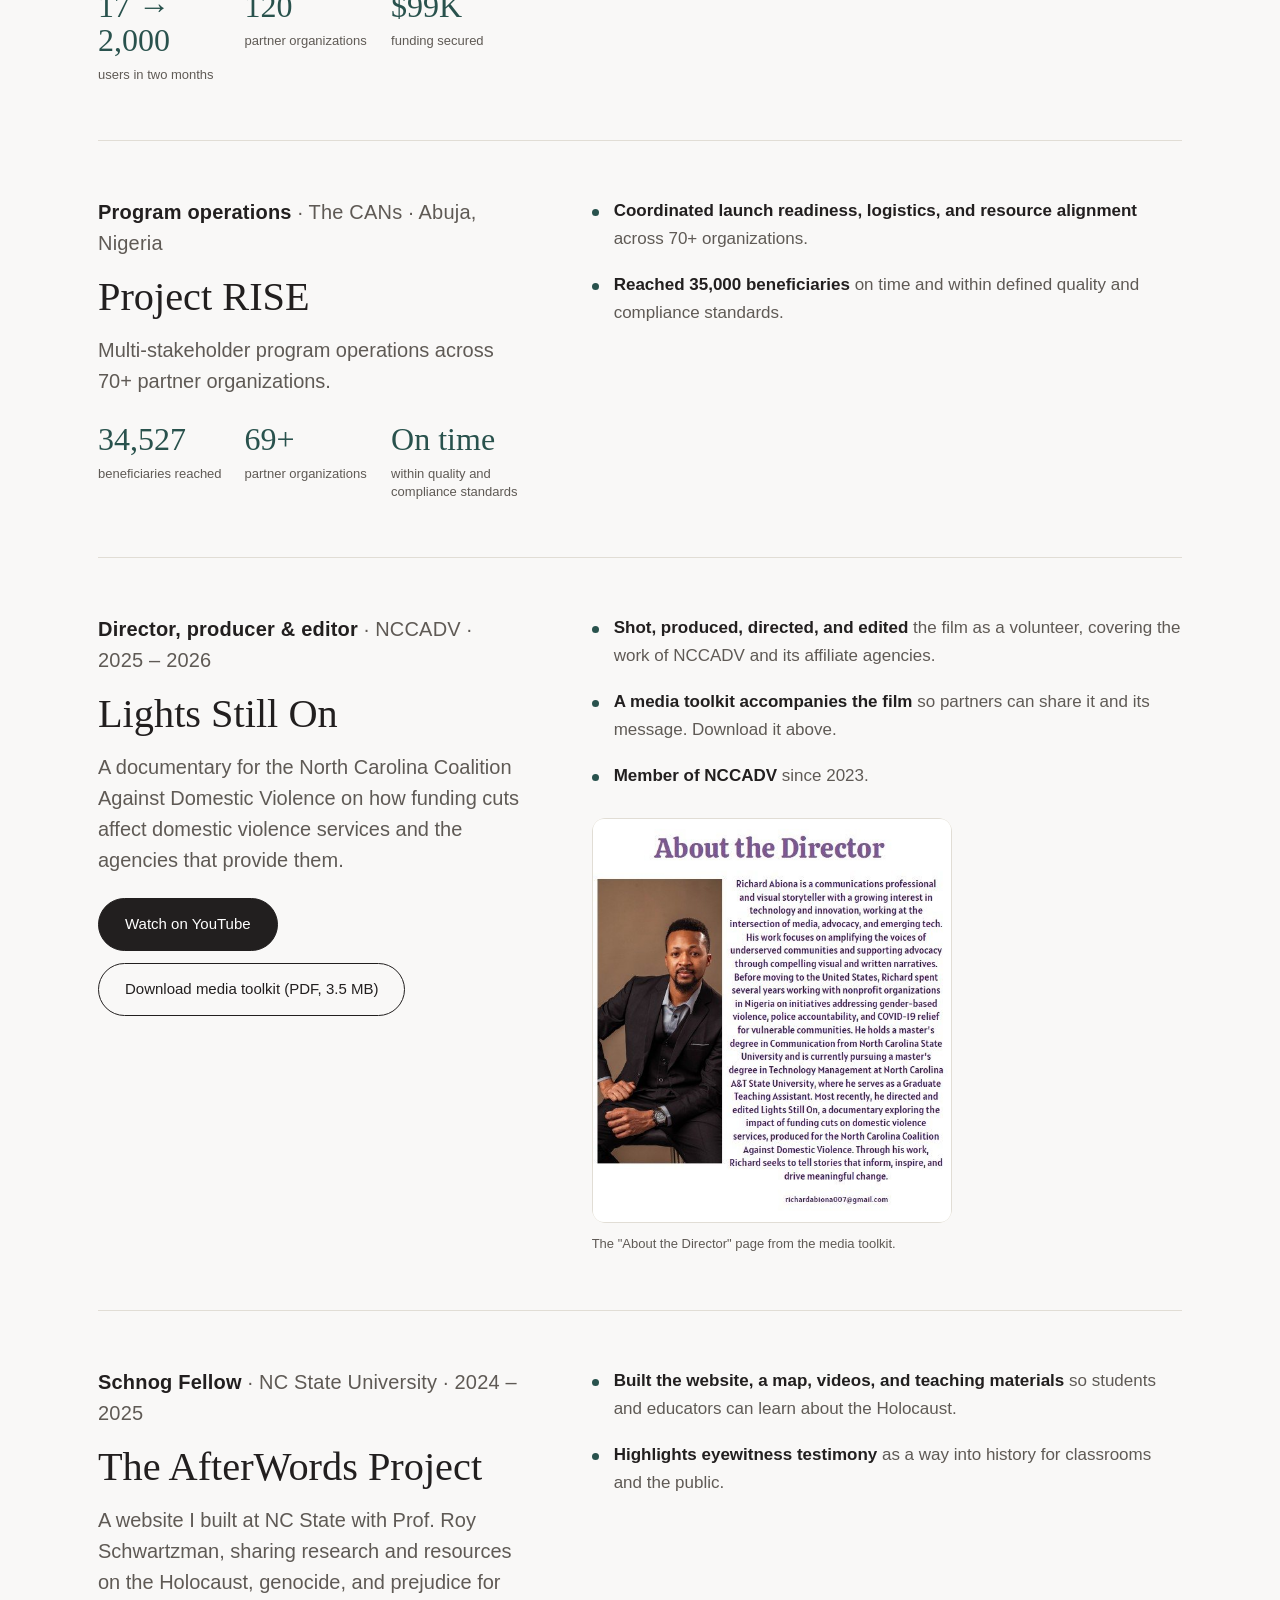
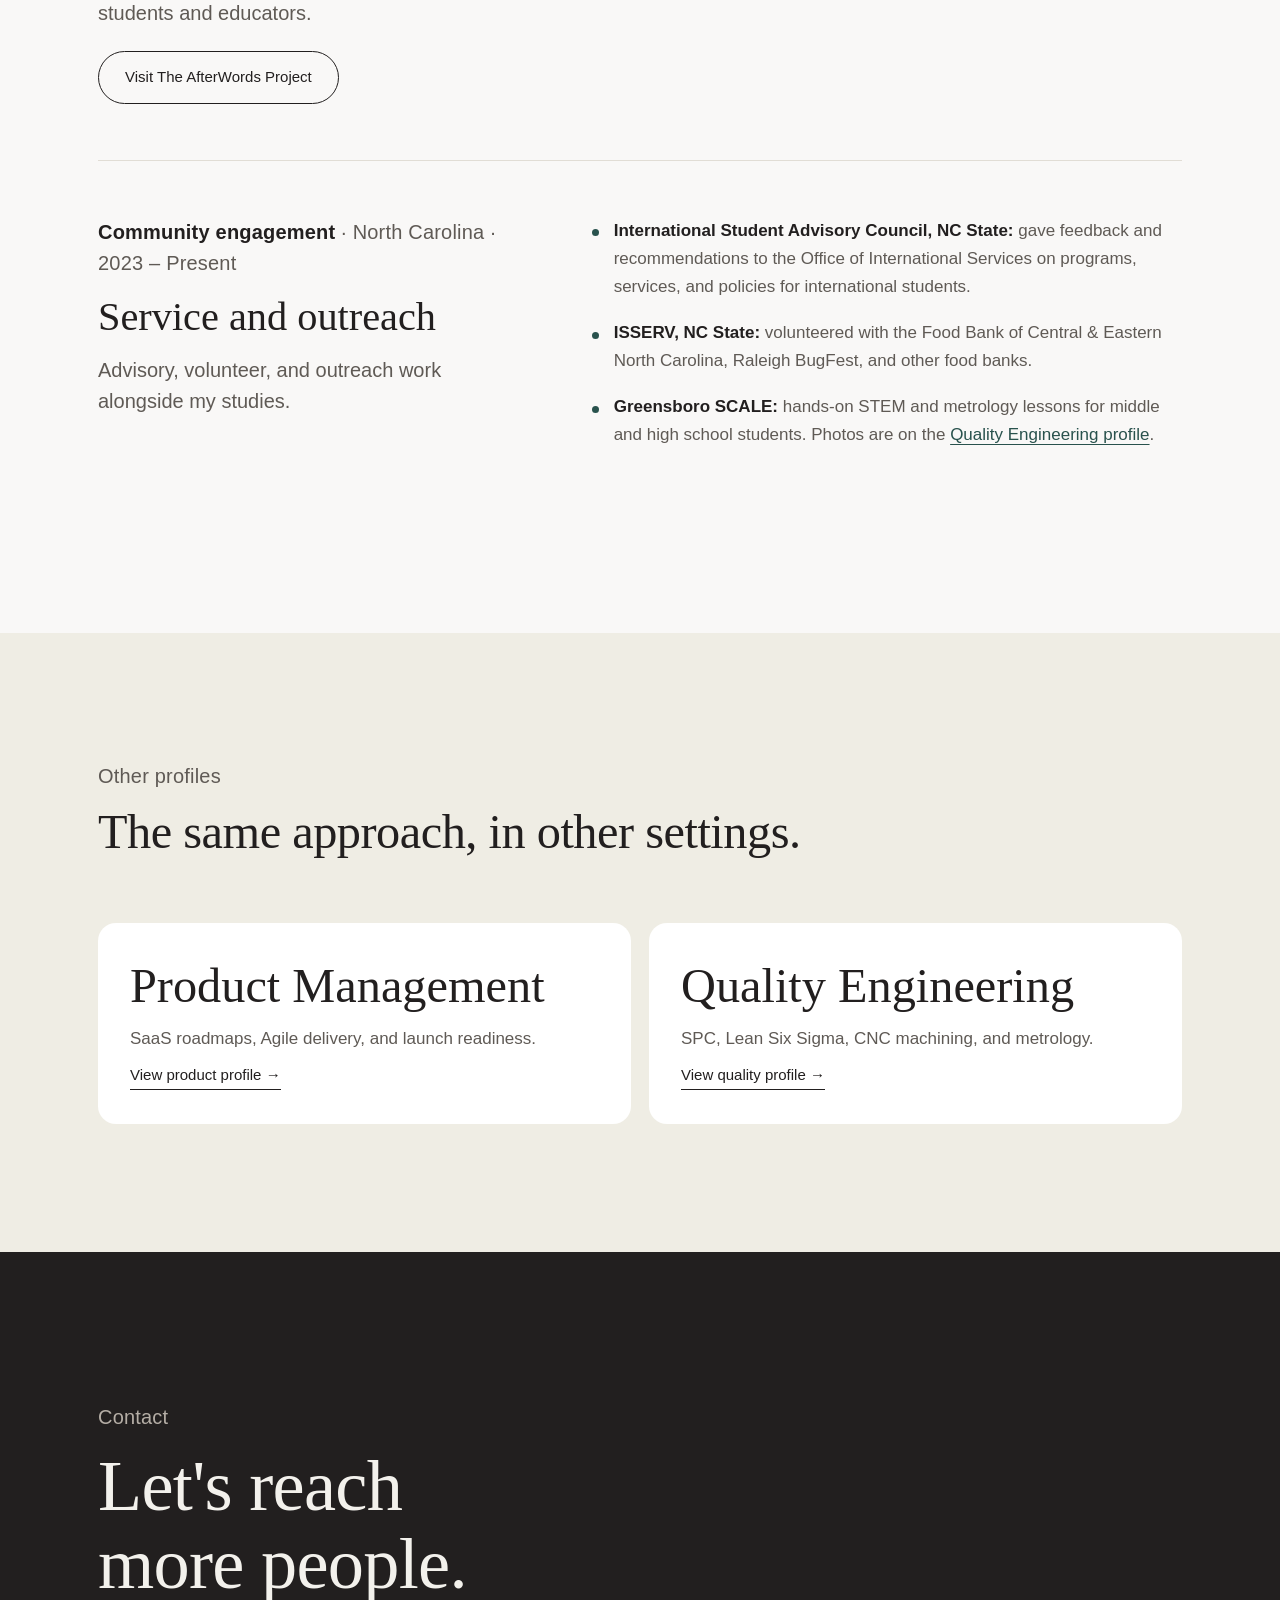
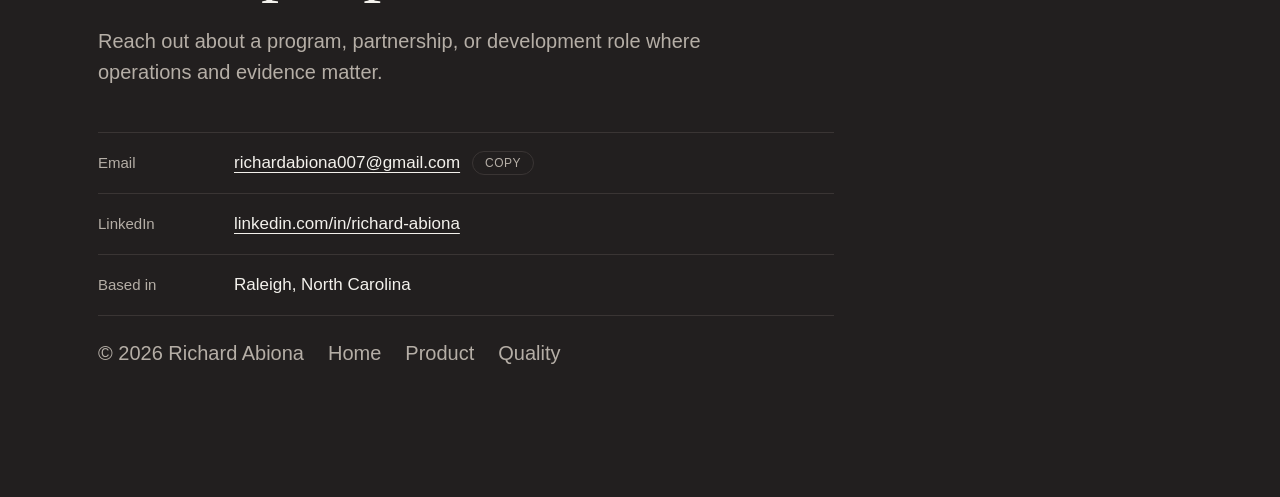
<file: impact.html>
<!doctype html>
<html lang="en">
<head>
<meta charset="utf-8">
<meta name="viewport" content="width=device-width, initial-scale=1, viewport-fit=cover">
<script async src="https://www.googletagmanager.com/gtag/js?id=G-13LXE11B9W"></script>
<script>
  window.dataLayer = window.dataLayer || [];
  function gtag(){dataLayer.push(arguments);}
  gtag('js', new Date());
  gtag('config', 'G-13LXE11B9W');
</script>
<title>Development &amp; Impact | Richard Abiona</title>
<meta name="description" content="Richard Abiona's development and social impact work: program operations, partnerships, stakeholder engagement, and advocacy media in Nigeria and the United States.">
<meta name="author" content="Richard Abiona">
<link rel="canonical" href="https://richardabiona.com/impact">
<link rel="icon" href="favicon.ico" sizes="any">
<link rel="icon" href="icon-192.png" type="image/png" sizes="192x192">
<link rel="apple-touch-icon" href="apple-touch-icon.png">
<meta name="theme-color" content="#0d121b">
<meta property="og:type" content="profile">
<meta property="og:title" content="Development & Impact | Richard Abiona">
<meta property="og:description" content="Program operations, partnerships, and advocacy media: 35,000 beneficiaries, 122 partner organizations, $100K raised.">
<meta property="og:url" content="https://richardabiona.com/impact">
<meta property="og:image" content="https://richardabiona.com/og-image.jpg">
<meta name="twitter:card" content="summary_large_image">
<link rel="preconnect" href="https://fonts.googleapis.com">
<link rel="preconnect" href="https://fonts.gstatic.com" crossorigin>
<link rel="stylesheet" href="https://fonts.googleapis.com/css2?family=Archivo:wdth,wght@112,600;112,800;125,800&family=IBM+Plex+Sans:ital,wght@0,400;0,500;0,600;1,400&family=IBM+Plex+Mono:wght@400;500&display=swap">
<link rel="stylesheet" href="assets/style.css">
</head>
<body data-page="impact">

<nav class="nav" aria-label="Main">
  <div class="wrap">
    <a class="brand" href="/">Richard Abiona</a>
    <button class="menu-btn" id="menu-btn" aria-expanded="false" aria-controls="nav-links">MENU</button>
    <ul class="nav-links" id="nav-links">
      <li><a href="/">Home</a></li>
      <li><a href="product">Product</a></li>
      <li><a href="quality">Quality</a></li>
      <li><a href="impact" aria-current="page">Impact</a></li>
      <li><a href="#contact">Contact</a></li>
    </ul>
  </div>
  <div class="progress" id="progress"></div>
</nav>

<header class="hero" id="top">
  <canvas id="adoption" aria-hidden="true"></canvas>
  <div class="wrap">
    <a class="crumb" href="/">← All profiles</a>
    <p class="spec" style="margin-top:18px">Development &amp; Impact</p>
    <h1>Programs that reach people.</h1>
    <p class="lede">I design and run programs with partners, communities, and funders: digital platforms adopted at scale, multi-organization initiatives delivered on time, and media that brings underserved voices into public conversations. The same product thinking, aimed at social outcomes.</p>
    <ul class="hero-tags">
      <li>Program operations</li>
      <li>Partnerships &amp; coalitions</li>
      <li>Stakeholder engagement</li>
      <li>Monitoring &amp; reporting</li>
      <li>Advocacy media</li>
    </ul>
  </div>
</header>

<main>
  <section id="about">
    <div class="wrap intro">
      <div>
        <p class="spec">About</p>
        <h2>Development work, run like a product.</h2>
      </div>
      <div class="intro-copy">
        <p>Before moving to the United States, I spent years with nonprofit organizations in Nigeria on initiatives addressing gender-based violence, police accountability, and COVID-19 relief for vulnerable communities. At The CANs I led platform operations and stakeholder engagement across 122 partner organizations.</p>
        <p>That work taught me that impact depends on adoption. A platform only matters when the people it serves use it, and a program only works when every partner delivers. So I bring product and quality discipline to development work: clear requirements from field feedback, structured onboarding, and reporting that funders can trust.</p>
        <p>In North Carolina I've continued that work through advocacy media, education resources, and service to the international student community.</p>
        <div class="readout" aria-label="Highlights">
          <div data-reveal><b data-count="35000">35,000</b><span>Project RISE beneficiaries reached</span></div>
          <div data-reveal style="--d:.08s"><b data-count="122">122</b><span>partner organizations deployed</span></div>
          <div data-reveal style="--d:.16s"><b data-count="100" data-prefix="$" data-suffix="K">$100K</b><span>program funding secured</span></div>
        </div>
      </div>
    </div>
  </section>

  <section id="skills" class="tint">
    <div class="wrap">
      <div class="sec-head">
        <p class="spec">What I bring</p>
        <h2>The skills development programs run on.</h2>
      </div>
      <div class="do-grid">
        <article class="do-item" data-reveal>
          <p class="spec">Launch · Logistics · Compliance</p>
          <h3>Program Operations</h3>
          <p>Multi-partner programs coordinated for launch readiness, logistics, and resources, delivered on time and within quality and compliance standards.</p>
        </article>
        <article class="do-item" data-reveal style="--d:.06s">
          <p class="spec">Partners · Donors · Communities</p>
          <h3>Stakeholder Engagement</h3>
          <p>Onboarding and coordination across dozens of organizations, with communication that keeps partners, donors, and communities aligned.</p>
        </article>
        <article class="do-item" data-reveal style="--d:.12s">
          <p class="spec">Onboarding · Change management</p>
          <h3>Digital Adoption</h3>
          <p>Taking platforms from pilot to scale with structured onboarding and requirements drawn from field feedback.</p>
        </article>
        <article class="do-item" data-reveal>
          <p class="spec">Metrics · Funder reporting</p>
          <h3>Monitoring &amp; Reporting</h3>
          <p>Performance documentation and evidence-based reporting that turns outcomes into funding decisions.</p>
        </article>
        <article class="do-item" data-reveal style="--d:.06s">
          <p class="spec">Film · Toolkits · Campaigns</p>
          <h3>Advocacy &amp; Storytelling</h3>
          <p>Documentary production, media toolkits, and communication that brings underserved voices into public conversations.</p>
        </article>
        <article class="do-item" data-reveal style="--d:.12s">
          <p class="spec">Research · Curriculum</p>
          <h3>Education &amp; Outreach</h3>
          <p>Learning resources, maps, and teaching materials, plus hands-on STEM outreach for school students.</p>
        </article>
      </div>
    </div>
  </section>

  <section id="work">
    <div class="wrap">
      <div class="sec-head">
        <p class="spec">Programs and projects</p>
        <h2>Selected work.</h2>
      </div>

      <article class="case">
        <div class="case-meta" data-reveal>
          <p class="spec"><b>Platform Operations &amp; Stakeholder Engagement Lead</b> · The CANs · Abuja, Nigeria · 2019 – 2023</p>
          <h3>UNSUB: from pilot to scaled deployment</h3>
          <p>Managed the adoption and lifecycle of a civic-tech platform across 122 partner organizations.</p>
          <div class="case-metrics">
            <div><b>17 → 2,000</b><span>users in two months</span></div>
            <div><b data-count="122">122</b><span>partner organizations</span></div>
            <div><b data-count="100" data-prefix="$" data-suffix="K">$100K</b><span>funding secured</span></div>
          </div>
        </div>
        <ul class="case-body" data-reveal style="--d:.1s">
          <li><b>Grew the active user base from 17 to 2,000</b> in two months through structured onboarding, targeted change management, and platform iteration that removed adoption barriers at scale.</li>
          <li><b>Gathered and prioritized field feedback</b> from partner organizations, translating frontline needs into documented requirements that drove platform improvements and deployment decisions.</li>
          <li><b>Secured $100,000 in program funding</b> with data-backed performance documentation and reporting for executive and donor decision-makers.</li>
        </ul>
      </article>

      <article class="case">
        <div class="case-meta" data-reveal>
          <p class="spec"><b>Program operations</b> · The CANs · Abuja, Nigeria</p>
          <h3>Project RISE</h3>
          <p>Multi-stakeholder program operations across 70+ partner organizations.</p>
          <div class="case-metrics">
            <div><b data-count="35000">35,000</b><span>beneficiaries reached</span></div>
            <div><b data-count="70" data-suffix="+">70+</b><span>partner organizations</span></div>
            <div><b>On time</b><span>within quality and compliance standards</span></div>
          </div>
        </div>
        <ul class="case-body" data-reveal style="--d:.1s">
          <li><b>Coordinated launch readiness, logistics, and resource alignment</b> across 70+ organizations.</li>
          <li><b>Reached 35,000 beneficiaries</b> on time and within defined quality and compliance standards.</li>
        </ul>
      </article>

      <article class="case" id="lights-still-on">
        <div class="case-meta" data-reveal>
          <p class="spec"><b>Director, producer &amp; editor</b> · NCCADV · 2025 – 2026</p>
          <h3>Lights Still On</h3>
          <p>A documentary for the North Carolina Coalition Against Domestic Violence on how funding cuts affect domestic violence services and the agencies that provide them.</p>
          <div class="case-actions">
            <a class="btn" href="https://youtu.be/rvpmNzFEMUY" target="_blank" rel="noopener" data-track="Lights Still On video">Watch on YouTube <span class="arr">→</span></a>
            <a class="btn outline" href="media/impact/Lights-Still-On-Media-Toolkit.pdf" download data-track="Download media toolkit">Download media toolkit (PDF, 3.5 MB)</a>
          </div>
        </div>
        <div class="case-side" data-reveal style="--d:.1s">
          <ul class="case-body">
            <li><b>Shot, produced, directed, and edited</b> the film as a volunteer, covering the work of NCCADV and its affiliate agencies.</li>
            <li><b>A media toolkit accompanies the film</b> so partners can share it and its message. Download it above.</li>
            <li><b>Member of NCCADV</b> since 2023.</li>
          </ul>
          <figure class="doc-shot">
            <button class="shot" type="button" data-full="media/impact/lights-still-on-toolkit-page.jpg" aria-label="View the About the Director page from the toolkit" style="cursor:zoom-in"><img src="media/impact/lights-still-on-toolkit-page.jpg" width="557" height="626" loading="lazy" alt="The About the Director page from the Lights Still On media toolkit" style="aspect-ratio:auto"></button>
            <figcaption>The "About the Director" page from the media toolkit.</figcaption>
          </figure>
        </div>
      </article>

      <article class="case">
        <div class="case-meta" data-reveal>
          <p class="spec"><b>Schnog Fellow</b> · NC State University · 2024 – 2025</p>
          <h3>The AfterWords Project</h3>
          <p>A website I built at NC State with Prof. Roy Schwartzman, sharing research and resources on the Holocaust, genocide, and prejudice for students and educators.</p>
          <div class="case-actions">
            <a class="btn outline" href="https://afterwords.wordpress.ncsu.edu/" target="_blank" rel="noopener" data-track="AfterWords Project site">Visit The AfterWords Project <span class="arr">→</span></a>
          </div>
        </div>
        <ul class="case-body" data-reveal style="--d:.1s">
          <li><b>Built the website, a map, videos, and teaching materials</b> so students and educators can learn about the Holocaust.</li>
          <li><b>Highlights eyewitness testimony</b> as a way into history for classrooms and the public.</li>
        </ul>
      </article>

      <article class="case">
        <div class="case-meta" data-reveal>
          <p class="spec"><b>Community engagement</b> · North Carolina · 2023 – Present</p>
          <h3>Service and outreach</h3>
          <p>Advisory, volunteer, and outreach work alongside my studies.</p>
        </div>
        <ul class="case-body" data-reveal style="--d:.1s">
          <li><b>International Student Advisory Council, NC State:</b> gave feedback and recommendations to the Office of International Services on programs, services, and policies for international students.</li>
          <li><b>ISSERV, NC State:</b> volunteered with the Food Bank of Central &amp; Eastern North Carolina, Raleigh BugFest, and other food banks.</li>
          <li><b>Greensboro SCALE:</b> hands-on STEM and metrology lessons for middle and high school students. Photos are on the <a href="quality#gallery">Quality Engineering profile</a>.</li>
        </ul>
      </article>
    </div>
  </section>

  <section id="other" class="tint">
    <div class="wrap">
      <div class="sec-head">
        <p class="spec">Other profiles</p>
        <h2>The same approach, in other settings.</h2>
      </div>
      <div class="cross">
        <a href="product" data-track="Cross link: Product">
          <h3>Product Management</h3>
          <p>SaaS roadmaps, Agile delivery, and launch readiness.</p>
          <span class="go">View product profile →</span>
        </a>
        <a href="quality" data-track="Cross link: Quality">
          <h3>Quality Engineering</h3>
          <p>SPC, Lean Six Sigma, CNC machining, and metrology.</p>
          <span class="go">View quality profile →</span>
        </a>
      </div>
    </div>
  </section>

  <section id="contact" class="contact">
    <div class="wrap">
      <p class="spec">Contact</p>
      <h2 style="margin-top:14px">Let's reach more people.</h2>
      <p>Reach out about a program, partnership, or development role where operations and evidence matter.</p>
      <dl class="contact-rows">
        <div><dt>Email</dt><dd><a href="mailto:richardabiona007@gmail.com" id="email" data-track="Email link">richardabiona007@gmail.com</a><button class="copy-btn" id="copy-email" type="button" data-track="Copy email">COPY</button></dd></div>
        <div><dt>LinkedIn</dt><dd><a href="https://www.linkedin.com/in/richard-abiona-0084b285/" target="_blank" rel="noopener" data-track="LinkedIn">linkedin.com/in/richard-abiona</a></dd></div>
        <div><dt>Based in</dt><dd>Raleigh, North Carolina</dd></div>
      </dl>
      <p class="foot"><span>© 2026 Richard Abiona</span><a href="/">Home</a><a href="product">Product</a><a href="quality">Quality</a></p>
    </div>
  </section>
</main>

<script src="assets/site.js"></script>
</body>
</html>
</file>
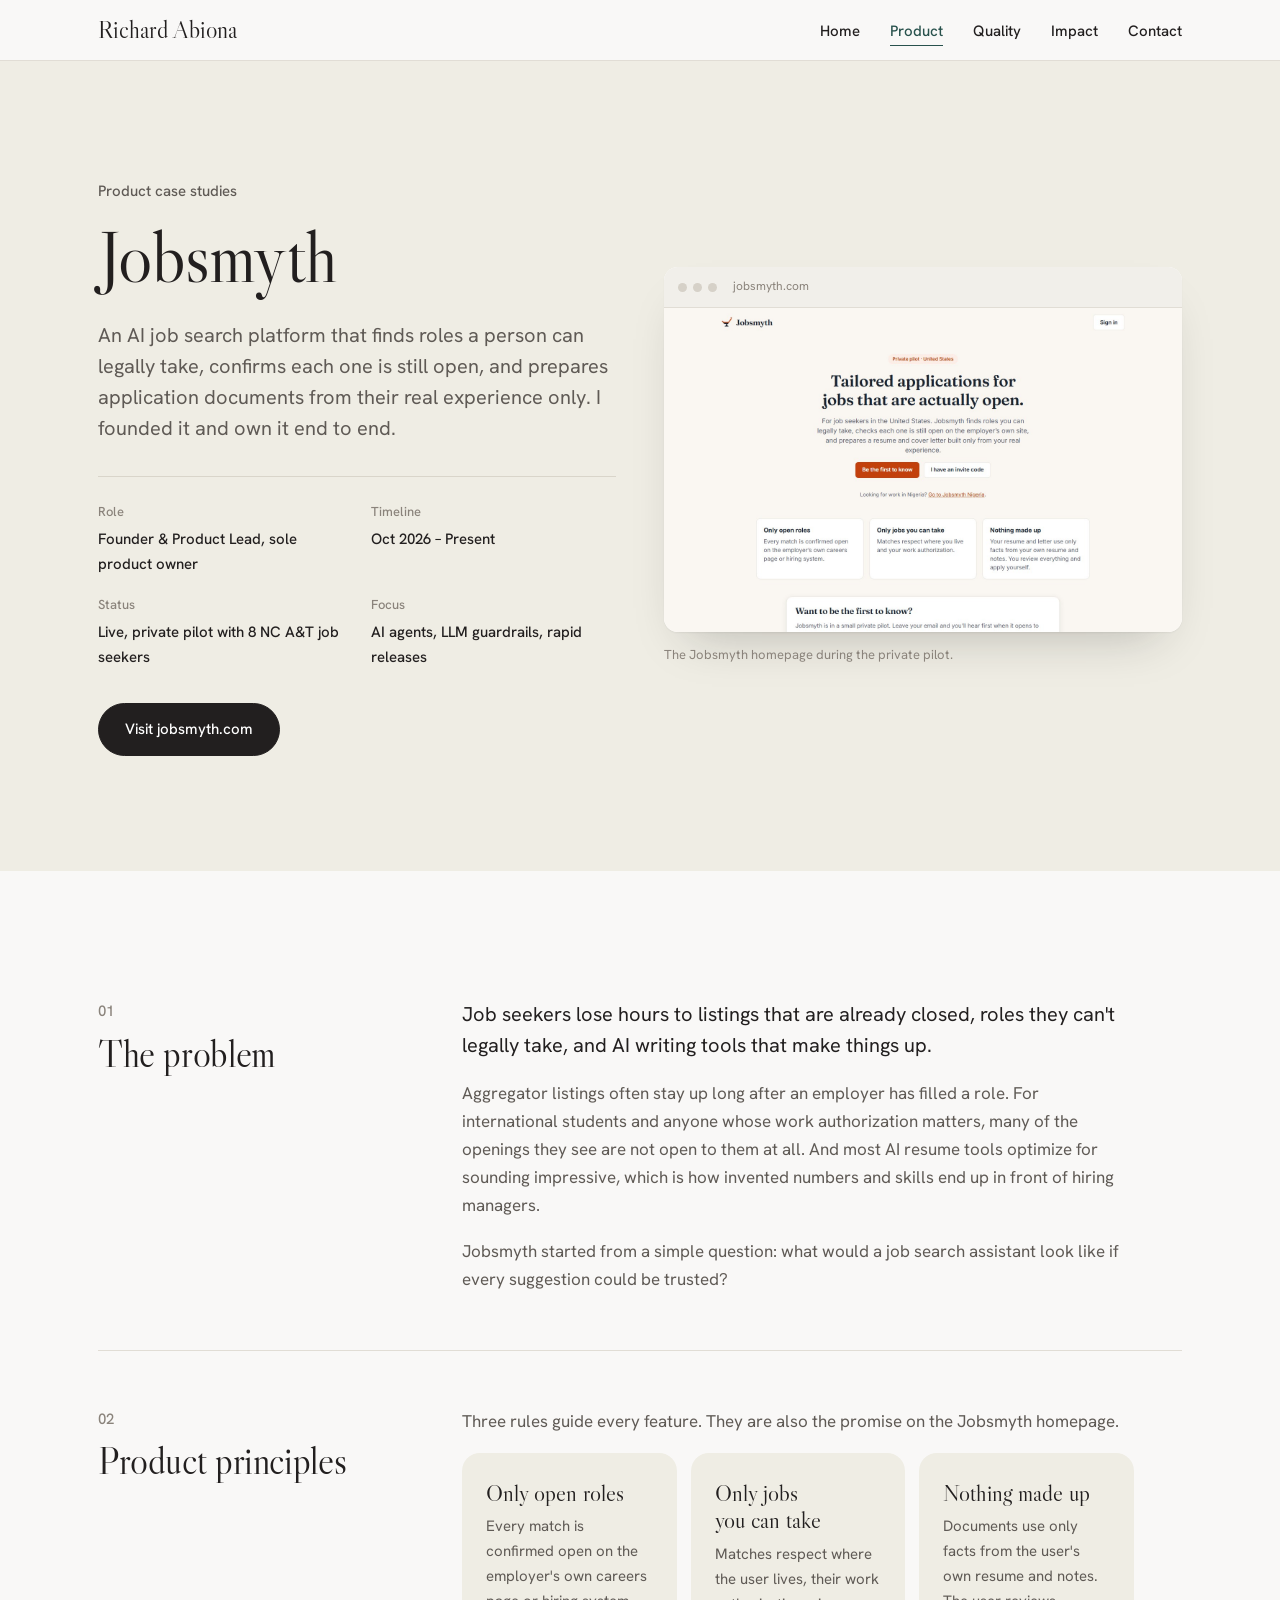
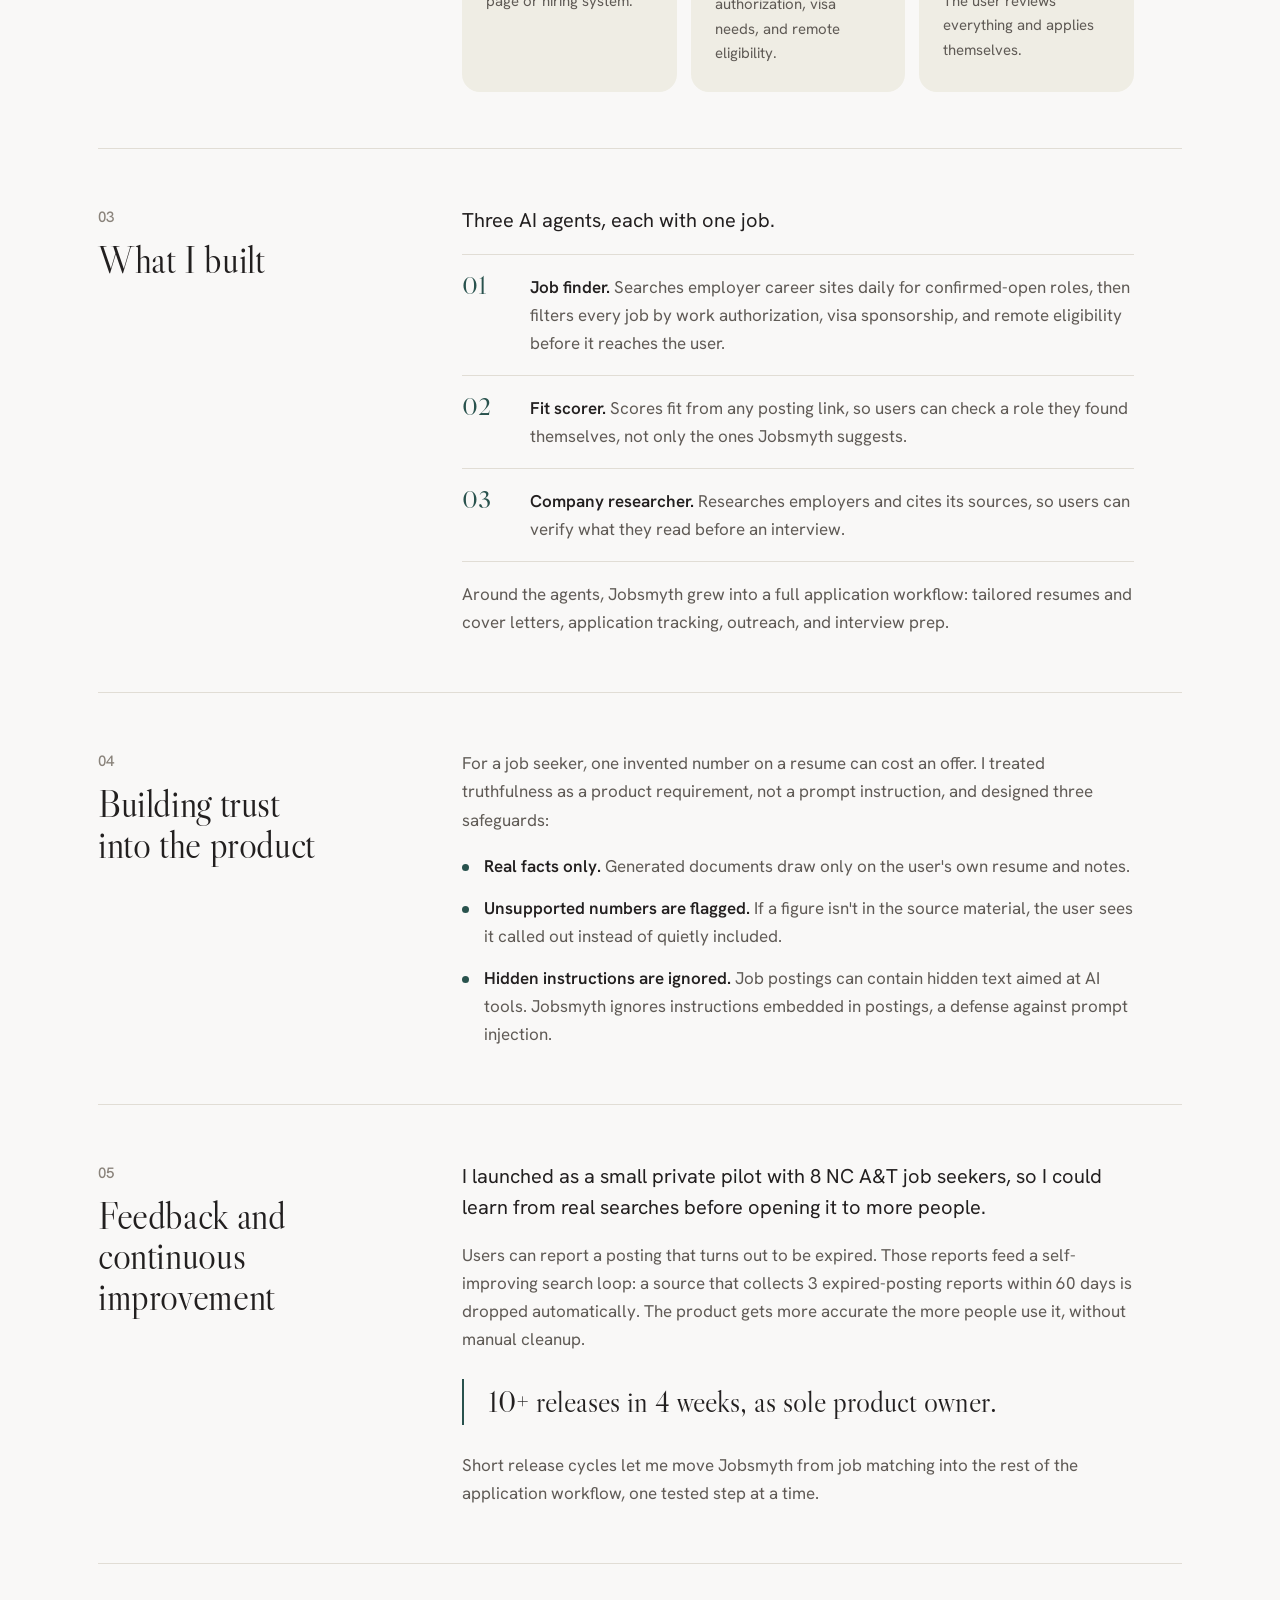
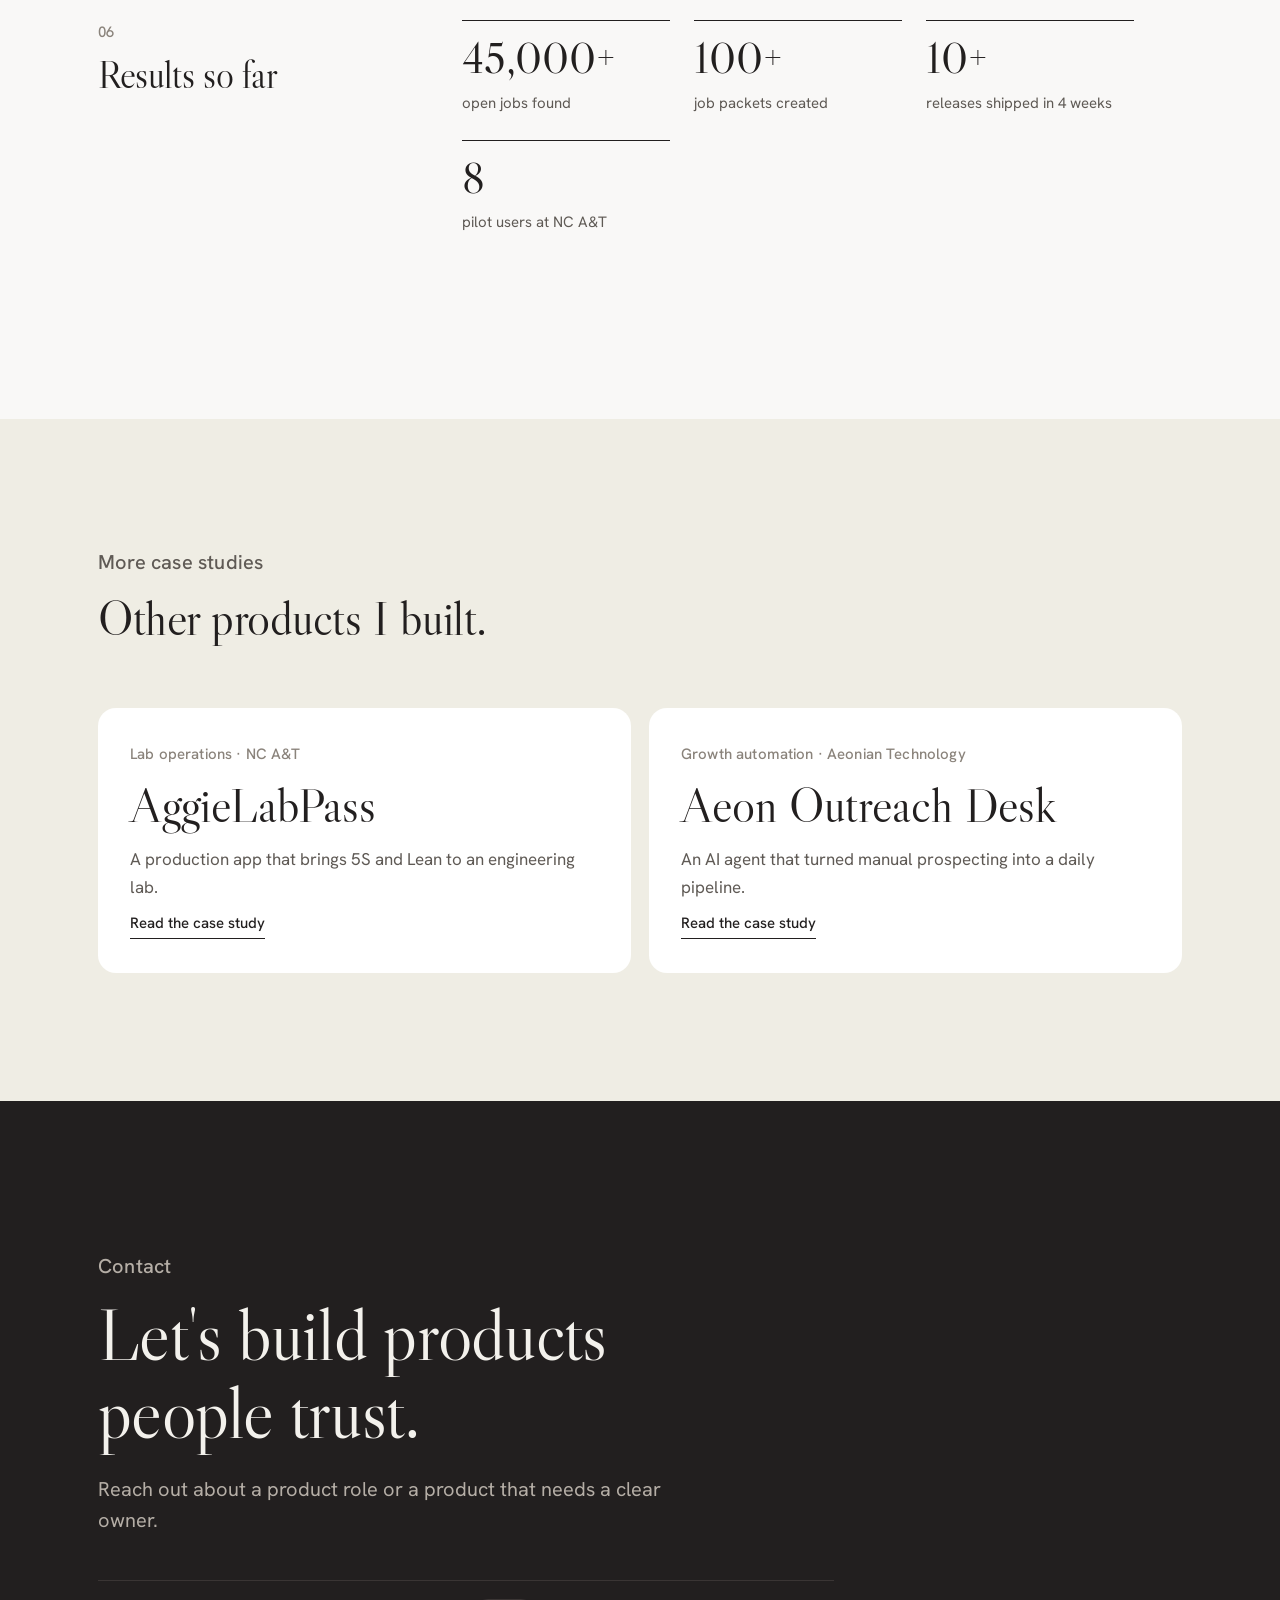
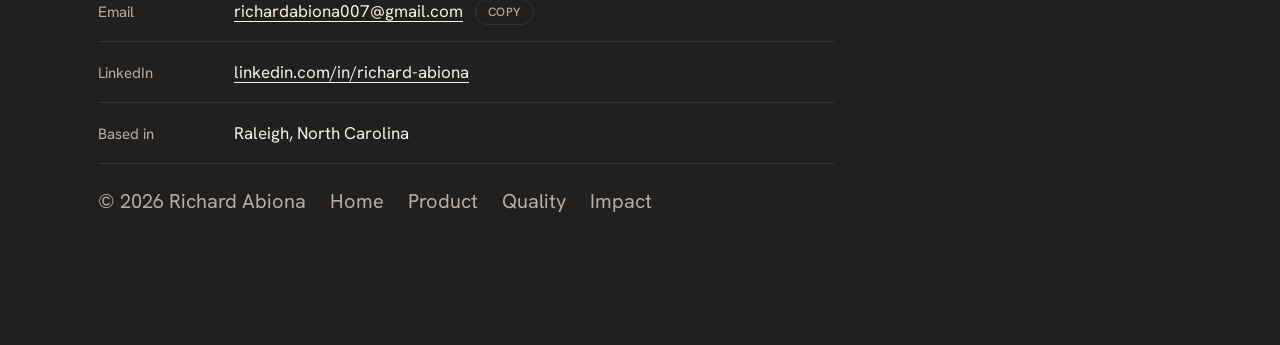
<file: jobsmyth.html>
<!doctype html>
<html lang="en">
<head>
<meta charset="utf-8">
<meta name="viewport" content="width=device-width, initial-scale=1, viewport-fit=cover">
<script async src="https://www.googletagmanager.com/gtag/js?id=G-13LXE11B9W"></script>
<script>
  window.dataLayer = window.dataLayer || [];
  function gtag(){dataLayer.push(arguments);}
  gtag('js', new Date());
  gtag('config', 'G-13LXE11B9W');
</script>
<title>Jobsmyth Case Study | Richard Abiona</title>
<meta name="description" content="How Richard Abiona founded and built Jobsmyth, an AI job search platform: 3 AI agents, 10+ releases in 4 weeks, truth safeguards, and an 8-user pilot at NC A&T.">
<meta name="author" content="Richard Abiona">
<link rel="canonical" href="https://richardabiona.com/jobsmyth">
<link rel="icon" href="favicon.ico" sizes="any">
<link rel="icon" href="icon-192.png" type="image/png" sizes="192x192">
<link rel="apple-touch-icon" href="apple-touch-icon.png">
<meta name="theme-color" content="#f9f8f7">
<meta property="og:type" content="article">
<meta property="og:title" content="Jobsmyth Case Study | Richard Abiona">
<meta property="og:description" content="Founding and building an AI job search platform: 3 AI agents, 10+ releases in 4 weeks, and truth safeguards.">
<meta property="og:url" content="https://richardabiona.com/jobsmyth">
<meta property="og:image" content="https://richardabiona.com/media/product/jobsmyth-home.jpg">
<meta name="twitter:card" content="summary_large_image">
<link rel="preconnect" href="https://fonts.googleapis.com">
<link rel="preconnect" href="https://fonts.gstatic.com" crossorigin>
<link rel="stylesheet" href="https://fonts.googleapis.com/css2?family=Libre+Caslon+Display&family=Hanken+Grotesk:ital,wght@0,400;0,500;0,600;1,400&display=swap">
<link rel="stylesheet" href="assets/style.css">
</head>
<body data-page="jobsmyth">

<nav class="nav" aria-label="Main">
  <div class="wrap">
    <a class="brand" href="/">Richard Abiona</a>
    <button class="menu-btn" id="menu-btn" aria-expanded="false" aria-controls="nav-links">MENU</button>
    <ul class="nav-links" id="nav-links">
      <li><a href="/">Home</a></li>
      <li><a href="product" aria-current="page">Product</a></li>
      <li><a href="quality">Quality</a></li>
      <li><a href="impact">Impact</a></li>
      <li><a href="#contact">Contact</a></li>
    </ul>
  </div>
</nav>

<header class="hero cs-hero" id="top">
  <div class="wrap">
    <div class="copy">
      <a class="crumb" href="product#builds">Product case studies</a>
      <h1>Jobsmyth</h1>
      <p class="lede">An AI job search platform that finds roles a person can legally take, confirms each one is still open, and prepares application documents from their real experience only. I founded it and own it end to end.</p>
      <dl class="cs-meta">
        <div><dt>Role</dt><dd>Founder &amp; Product Lead, sole product owner</dd></div>
        <div><dt>Timeline</dt><dd>Oct 2026 – Present</dd></div>
        <div><dt>Status</dt><dd>Live, private pilot with 8 NC A&amp;T job seekers</dd></div>
        <div><dt>Focus</dt><dd>AI agents, LLM guardrails, rapid releases</dd></div>
      </dl>
      <div class="hero-cta">
        <a class="btn" href="https://www.jobsmyth.com/" target="_blank" rel="noopener" data-track="Jobsmyth site">Visit jobsmyth.com</a>
      </div>
    </div>
    <figure class="cs-shot">
      <div class="frame">
        <div class="bar" aria-hidden="true"><i></i><i></i><i></i><span>jobsmyth.com</span></div>
        <img src="media/product/jobsmyth-home.jpg" width="1440" height="900" alt="The Jobsmyth homepage: Tailored applications for jobs that are actually open.">
      </div>
      <figcaption>The Jobsmyth homepage during the private pilot.</figcaption>
    </figure>
  </div>
</header>

<main>
  <section>
    <div class="wrap">
      <div class="cs-section">
        <header><span class="spec">01</span><h2>The problem</h2></header>
        <div class="prose">
          <p class="lead">Job seekers lose hours to listings that are already closed, roles they can't legally take, and AI writing tools that make things up.</p>
          <p>Aggregator listings often stay up long after an employer has filled a role. For international students and anyone whose work authorization matters, many of the openings they see are not open to them at all. And most AI resume tools optimize for sounding impressive, which is how invented numbers and skills end up in front of hiring managers.</p>
          <p>Jobsmyth started from a simple question: what would a job search assistant look like if every suggestion could be trusted?</p>
        </div>
      </div>

      <div class="cs-section">
        <header><span class="spec">02</span><h2>Product principles</h2></header>
        <div class="prose">
          <p>Three rules guide every feature. They are also the promise on the Jobsmyth homepage.</p>
          <div class="principles">
            <div><h3>Only open roles</h3><p>Every match is confirmed open on the employer's own careers page or hiring system.</p></div>
            <div><h3>Only jobs you can take</h3><p>Matches respect where the user lives, their work authorization, visa needs, and remote eligibility.</p></div>
            <div><h3>Nothing made up</h3><p>Documents use only facts from the user's own resume and notes. The user reviews everything and applies themselves.</p></div>
          </div>
        </div>
      </div>

      <div class="cs-section">
        <header><span class="spec">03</span><h2>What I built</h2></header>
        <div class="prose">
          <p class="lead">Three AI agents, each with one job.</p>
          <ol class="steps">
            <li><div><b>Job finder.</b> Searches employer career sites daily for confirmed-open roles, then filters every job by work authorization, visa sponsorship, and remote eligibility before it reaches the user.</div></li>
            <li><div><b>Fit scorer.</b> Scores fit from any posting link, so users can check a role they found themselves, not only the ones Jobsmyth suggests.</div></li>
            <li><div><b>Company researcher.</b> Researches employers and cites its sources, so users can verify what they read before an interview.</div></li>
          </ol>
          <p>Around the agents, Jobsmyth grew into a full application workflow: tailored resumes and cover letters, application tracking, outreach, and interview prep.</p>
        </div>
      </div>

      <div class="cs-section">
        <header><span class="spec">04</span><h2>Building trust into the product</h2></header>
        <div class="prose">
          <p>For a job seeker, one invented number on a resume can cost an offer. I treated truthfulness as a product requirement, not a prompt instruction, and designed three safeguards:</p>
          <ul>
            <li><b>Real facts only.</b> Generated documents draw only on the user's own resume and notes.</li>
            <li><b>Unsupported numbers are flagged.</b> If a figure isn't in the source material, the user sees it called out instead of quietly included.</li>
            <li><b>Hidden instructions are ignored.</b> Job postings can contain hidden text aimed at AI tools. Jobsmyth ignores instructions embedded in postings, a defense against prompt injection.</li>
          </ul>
        </div>
      </div>

      <div class="cs-section">
        <header><span class="spec">05</span><h2>Feedback and continuous improvement</h2></header>
        <div class="prose">
          <p class="lead">I launched as a small private pilot with 8 NC A&amp;T job seekers, so I could learn from real searches before opening it to more people.</p>
          <p>Users can report a posting that turns out to be expired. Those reports feed a self-improving search loop: a source that collects 3 expired-posting reports within 60 days is dropped automatically. The product gets more accurate the more people use it, without manual cleanup.</p>
          <blockquote class="pullquote">10+ releases in 4 weeks, as sole product owner.</blockquote>
          <p>Short release cycles let me move Jobsmyth from job matching into the rest of the application workflow, one tested step at a time.</p>
        </div>
      </div>

      <div class="cs-section">
        <header><span class="spec">06</span><h2>Results so far</h2></header>
        <div class="prose">
          <div class="results">
            <div><b>45,000+</b><span>open jobs found</span></div>
            <div><b>100+</b><span>job packets created</span></div>
            <div><b>10+</b><span>releases shipped in 4 weeks</span></div>
            <div><b>8</b><span>pilot users at NC A&amp;T</span></div>
          </div>
        </div>
      </div>
    </div>
  </section>

  <section id="more" class="tint">
    <div class="wrap">
      <div class="sec-head">
        <p class="spec">More case studies</p>
        <h2>Other products I built.</h2>
      </div>
      <div class="cross">
        <a href="aggielabpass" data-track="Case study link: AggieLabPass">
          <span class="spec">Lab operations · NC A&amp;T</span>
          <h3>AggieLabPass</h3>
          <p>A production app that brings 5S and Lean to an engineering lab.</p>
          <span class="go">Read the case study</span>
        </a>
        <a href="outreach-desk" data-track="Case study link: Aeon Outreach Desk">
          <span class="spec">Growth automation · Aeonian Technology</span>
          <h3>Aeon Outreach Desk</h3>
          <p>An AI agent that turned manual prospecting into a daily pipeline.</p>
          <span class="go">Read the case study</span>
        </a>
      </div>
    </div>
  </section>

  <section id="contact" class="contact">
    <div class="wrap">
      <p class="spec">Contact</p>
      <h2 style="margin-top:14px">Let's build products people trust.</h2>
      <p>Reach out about a product role or a product that needs a clear owner.</p>
      <dl class="contact-rows">
        <div><dt>Email</dt><dd><a href="mailto:richardabiona007@gmail.com" id="email" data-track="Email link">richardabiona007@gmail.com</a><button class="copy-btn" id="copy-email" type="button" data-track="Copy email">COPY</button></dd></div>
        <div><dt>LinkedIn</dt><dd><a href="https://www.linkedin.com/in/richard-abiona-0084b285/" target="_blank" rel="noopener" data-track="LinkedIn">linkedin.com/in/richard-abiona</a></dd></div>
        <div><dt>Based in</dt><dd>Raleigh, North Carolina</dd></div>
      </dl>
      <p class="foot"><span>© 2026 Richard Abiona</span><a href="/">Home</a><a href="product">Product</a><a href="quality">Quality</a><a href="impact">Impact</a></p>
    </div>
  </section>
</main>

<script src="assets/site.js"></script>
</body>
</html>
</file>
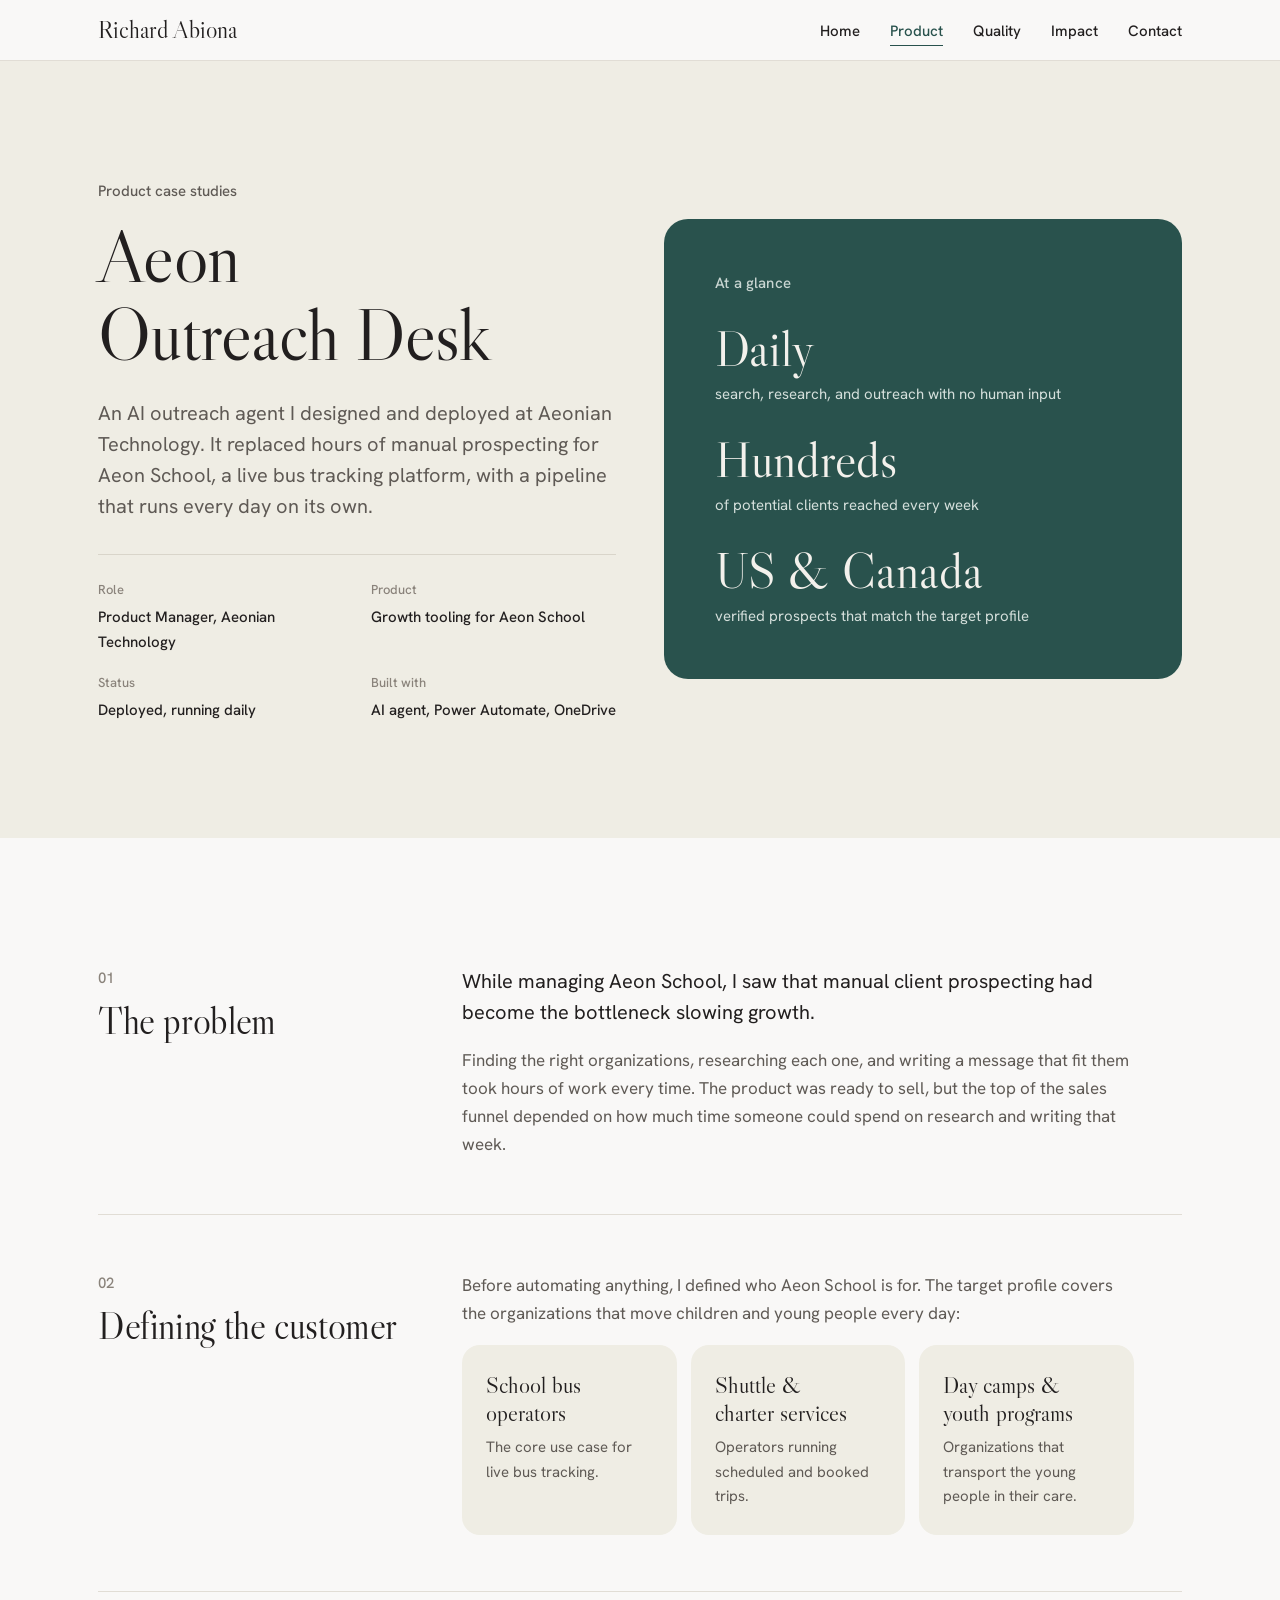
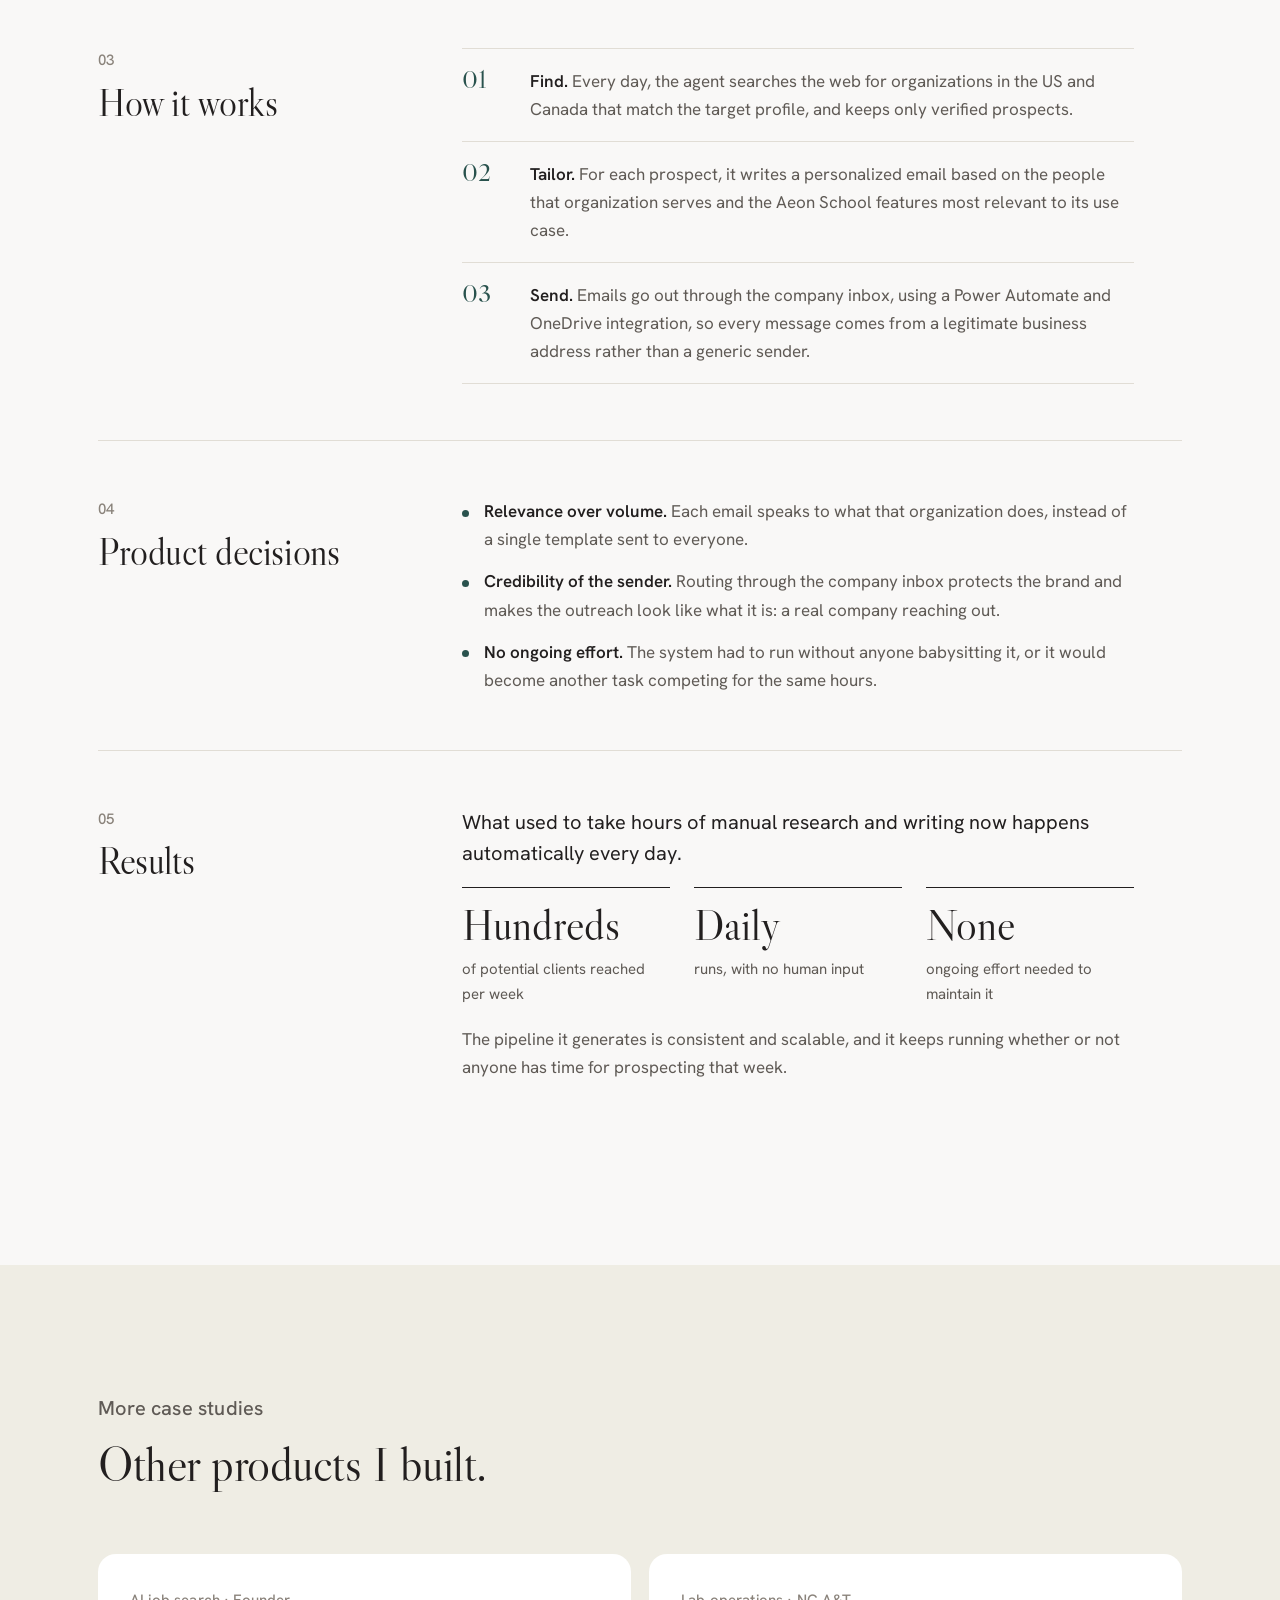
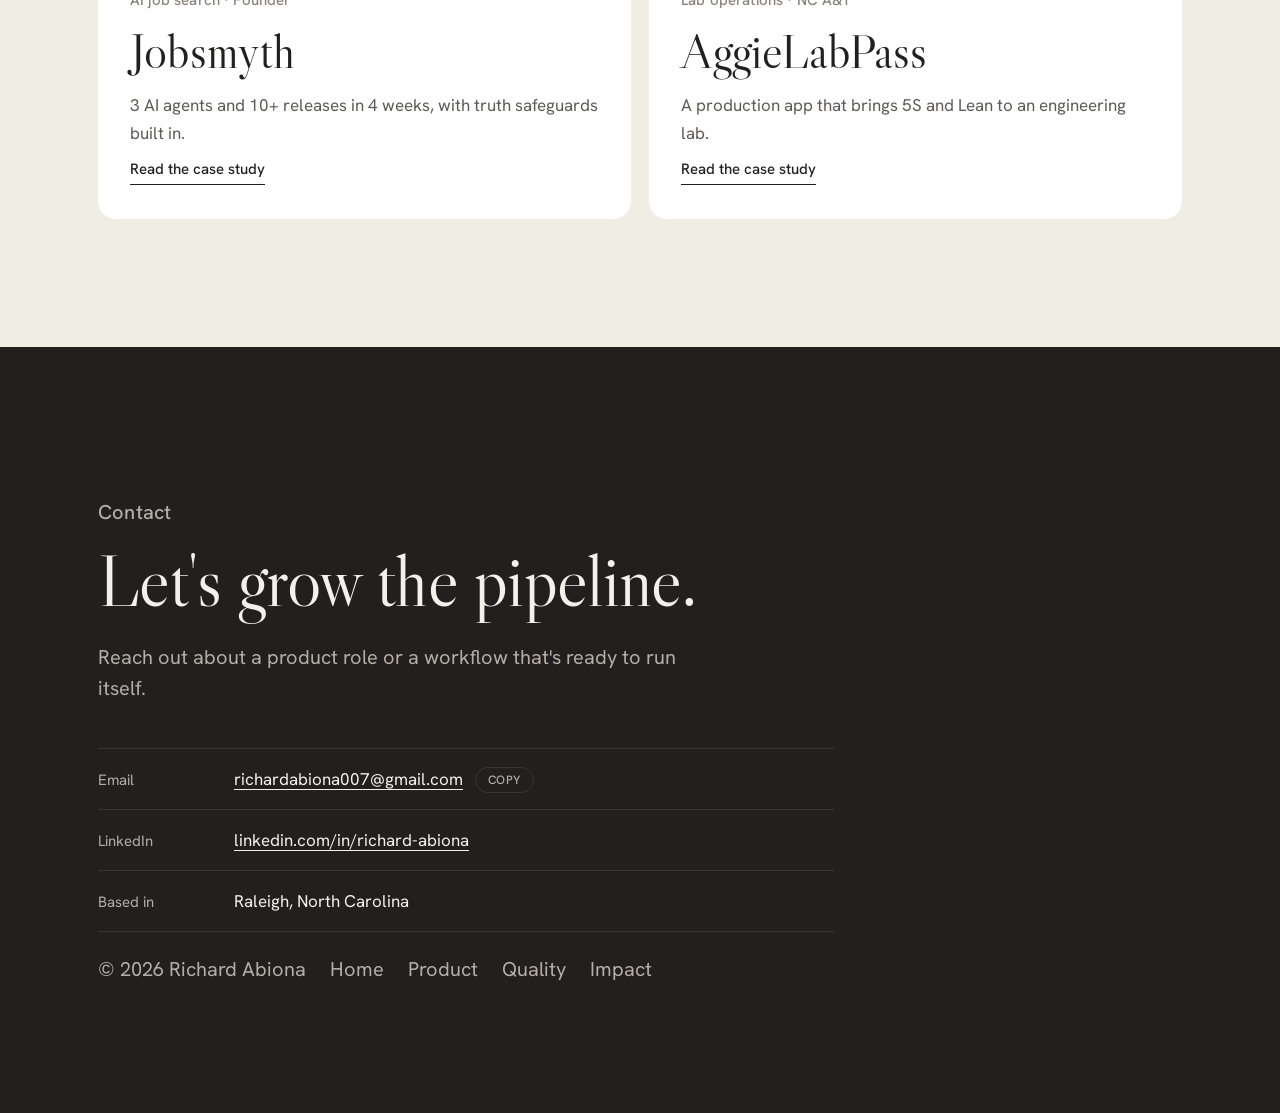
<file: outreach-desk.html>
<!doctype html>
<html lang="en">
<head>
<meta charset="utf-8">
<meta name="viewport" content="width=device-width, initial-scale=1, viewport-fit=cover">
<script async src="https://www.googletagmanager.com/gtag/js?id=G-13LXE11B9W"></script>
<script>
  window.dataLayer = window.dataLayer || [];
  function gtag(){dataLayer.push(arguments);}
  gtag('js', new Date());
  gtag('config', 'G-13LXE11B9W');
</script>
<title>Aeon Outreach Desk Case Study | Richard Abiona</title>
<meta name="description" content="How Richard Abiona replaced manual prospecting at Aeonian Technology with Aeon Outreach Desk, an AI agent that reaches hundreds of verified prospects every week.">
<meta name="author" content="Richard Abiona">
<link rel="canonical" href="https://richardabiona.com/outreach-desk">
<link rel="icon" href="favicon.ico" sizes="any">
<link rel="icon" href="icon-192.png" type="image/png" sizes="192x192">
<link rel="apple-touch-icon" href="apple-touch-icon.png">
<meta name="theme-color" content="#f9f8f7">
<meta property="og:type" content="article">
<meta property="og:title" content="Aeon Outreach Desk Case Study | Richard Abiona">
<meta property="og:description" content="Turning a manual prospecting bottleneck into an AI agent that reaches hundreds of verified prospects every week.">
<meta property="og:url" content="https://richardabiona.com/outreach-desk">
<meta property="og:image" content="https://richardabiona.com/og-image.jpg">
<meta name="twitter:card" content="summary_large_image">
<link rel="preconnect" href="https://fonts.googleapis.com">
<link rel="preconnect" href="https://fonts.gstatic.com" crossorigin>
<link rel="stylesheet" href="https://fonts.googleapis.com/css2?family=Libre+Caslon+Display&family=Hanken+Grotesk:ital,wght@0,400;0,500;0,600;1,400&display=swap">
<link rel="stylesheet" href="assets/style.css">
</head>
<body data-page="outreach-desk">

<nav class="nav" aria-label="Main">
  <div class="wrap">
    <a class="brand" href="/">Richard Abiona</a>
    <button class="menu-btn" id="menu-btn" aria-expanded="false" aria-controls="nav-links">MENU</button>
    <ul class="nav-links" id="nav-links">
      <li><a href="/">Home</a></li>
      <li><a href="product" aria-current="page">Product</a></li>
      <li><a href="quality">Quality</a></li>
      <li><a href="impact">Impact</a></li>
      <li><a href="#contact">Contact</a></li>
    </ul>
  </div>
</nav>

<header class="hero cs-hero" id="top">
  <div class="wrap">
    <div class="copy">
      <a class="crumb" href="product#builds">Product case studies</a>
      <h1>Aeon Outreach Desk</h1>
      <p class="lede">An AI outreach agent I designed and deployed at Aeonian Technology. It replaced hours of manual prospecting for Aeon School, a live bus tracking platform, with a pipeline that runs every day on its own.</p>
      <dl class="cs-meta">
        <div><dt>Role</dt><dd>Product Manager, Aeonian Technology</dd></div>
        <div><dt>Product</dt><dd>Growth tooling for Aeon School</dd></div>
        <div><dt>Status</dt><dd>Deployed, running daily</dd></div>
        <div><dt>Built with</dt><dd>AI agent, Power Automate, OneDrive</dd></div>
      </dl>
    </div>
    <div class="cs-glance">
      <p class="spec">At a glance</p>
      <div><b>Daily</b><span>search, research, and outreach with no human input</span></div>
      <div><b>Hundreds</b><span>of potential clients reached every week</span></div>
      <div><b>US &amp; Canada</b><span>verified prospects that match the target profile</span></div>
    </div>
  </div>
</header>

<main>
  <section>
    <div class="wrap">
      <div class="cs-section">
        <header><span class="spec">01</span><h2>The problem</h2></header>
        <div class="prose">
          <p class="lead">While managing Aeon School, I saw that manual client prospecting had become the bottleneck slowing growth.</p>
          <p>Finding the right organizations, researching each one, and writing a message that fit them took hours of work every time. The product was ready to sell, but the top of the sales funnel depended on how much time someone could spend on research and writing that week.</p>
        </div>
      </div>

      <div class="cs-section">
        <header><span class="spec">02</span><h2>Defining the customer</h2></header>
        <div class="prose">
          <p>Before automating anything, I defined who Aeon School is for. The target profile covers the organizations that move children and young people every day:</p>
          <div class="principles">
            <div><h3>School bus operators</h3><p>The core use case for live bus tracking.</p></div>
            <div><h3>Shuttle &amp; charter services</h3><p>Operators running scheduled and booked trips.</p></div>
            <div><h3>Day camps &amp; youth programs</h3><p>Organizations that transport the young people in their care.</p></div>
          </div>
        </div>
      </div>

      <div class="cs-section">
        <header><span class="spec">03</span><h2>How it works</h2></header>
        <div class="prose">
          <ol class="steps">
            <li><div><b>Find.</b> Every day, the agent searches the web for organizations in the US and Canada that match the target profile, and keeps only verified prospects.</div></li>
            <li><div><b>Tailor.</b> For each prospect, it writes a personalized email based on the people that organization serves and the Aeon School features most relevant to its use case.</div></li>
            <li><div><b>Send.</b> Emails go out through the company inbox, using a Power Automate and OneDrive integration, so every message comes from a legitimate business address rather than a generic sender.</div></li>
          </ol>
        </div>
      </div>

      <div class="cs-section">
        <header><span class="spec">04</span><h2>Product decisions</h2></header>
        <div class="prose">
          <ul>
            <li><b>Relevance over volume.</b> Each email speaks to what that organization does, instead of a single template sent to everyone.</li>
            <li><b>Credibility of the sender.</b> Routing through the company inbox protects the brand and makes the outreach look like what it is: a real company reaching out.</li>
            <li><b>No ongoing effort.</b> The system had to run without anyone babysitting it, or it would become another task competing for the same hours.</li>
          </ul>
        </div>
      </div>

      <div class="cs-section">
        <header><span class="spec">05</span><h2>Results</h2></header>
        <div class="prose">
          <p class="lead">What used to take hours of manual research and writing now happens automatically every day.</p>
          <div class="results">
            <div><b>Hundreds</b><span>of potential clients reached per week</span></div>
            <div><b>Daily</b><span>runs, with no human input</span></div>
            <div><b>None</b><span>ongoing effort needed to maintain it</span></div>
          </div>
          <p>The pipeline it generates is consistent and scalable, and it keeps running whether or not anyone has time for prospecting that week.</p>
        </div>
      </div>
    </div>
  </section>

  <section id="more" class="tint">
    <div class="wrap">
      <div class="sec-head">
        <p class="spec">More case studies</p>
        <h2>Other products I built.</h2>
      </div>
      <div class="cross">
        <a href="jobsmyth" data-track="Case study link: Jobsmyth">
          <span class="spec">AI job search · Founder</span>
          <h3>Jobsmyth</h3>
          <p>3 AI agents and 10+ releases in 4 weeks, with truth safeguards built in.</p>
          <span class="go">Read the case study</span>
        </a>
        <a href="aggielabpass" data-track="Case study link: AggieLabPass">
          <span class="spec">Lab operations · NC A&amp;T</span>
          <h3>AggieLabPass</h3>
          <p>A production app that brings 5S and Lean to an engineering lab.</p>
          <span class="go">Read the case study</span>
        </a>
      </div>
    </div>
  </section>

  <section id="contact" class="contact">
    <div class="wrap">
      <p class="spec">Contact</p>
      <h2 style="margin-top:14px">Let's grow the pipeline.</h2>
      <p>Reach out about a product role or a workflow that's ready to run itself.</p>
      <dl class="contact-rows">
        <div><dt>Email</dt><dd><a href="mailto:richardabiona007@gmail.com" id="email" data-track="Email link">richardabiona007@gmail.com</a><button class="copy-btn" id="copy-email" type="button" data-track="Copy email">COPY</button></dd></div>
        <div><dt>LinkedIn</dt><dd><a href="https://www.linkedin.com/in/richard-abiona-0084b285/" target="_blank" rel="noopener" data-track="LinkedIn">linkedin.com/in/richard-abiona</a></dd></div>
        <div><dt>Based in</dt><dd>Raleigh, North Carolina</dd></div>
      </dl>
      <p class="foot"><span>© 2026 Richard Abiona</span><a href="/">Home</a><a href="product">Product</a><a href="quality">Quality</a><a href="impact">Impact</a></p>
    </div>
  </section>
</main>

<script src="assets/site.js"></script>
</body>
</html>
</file>
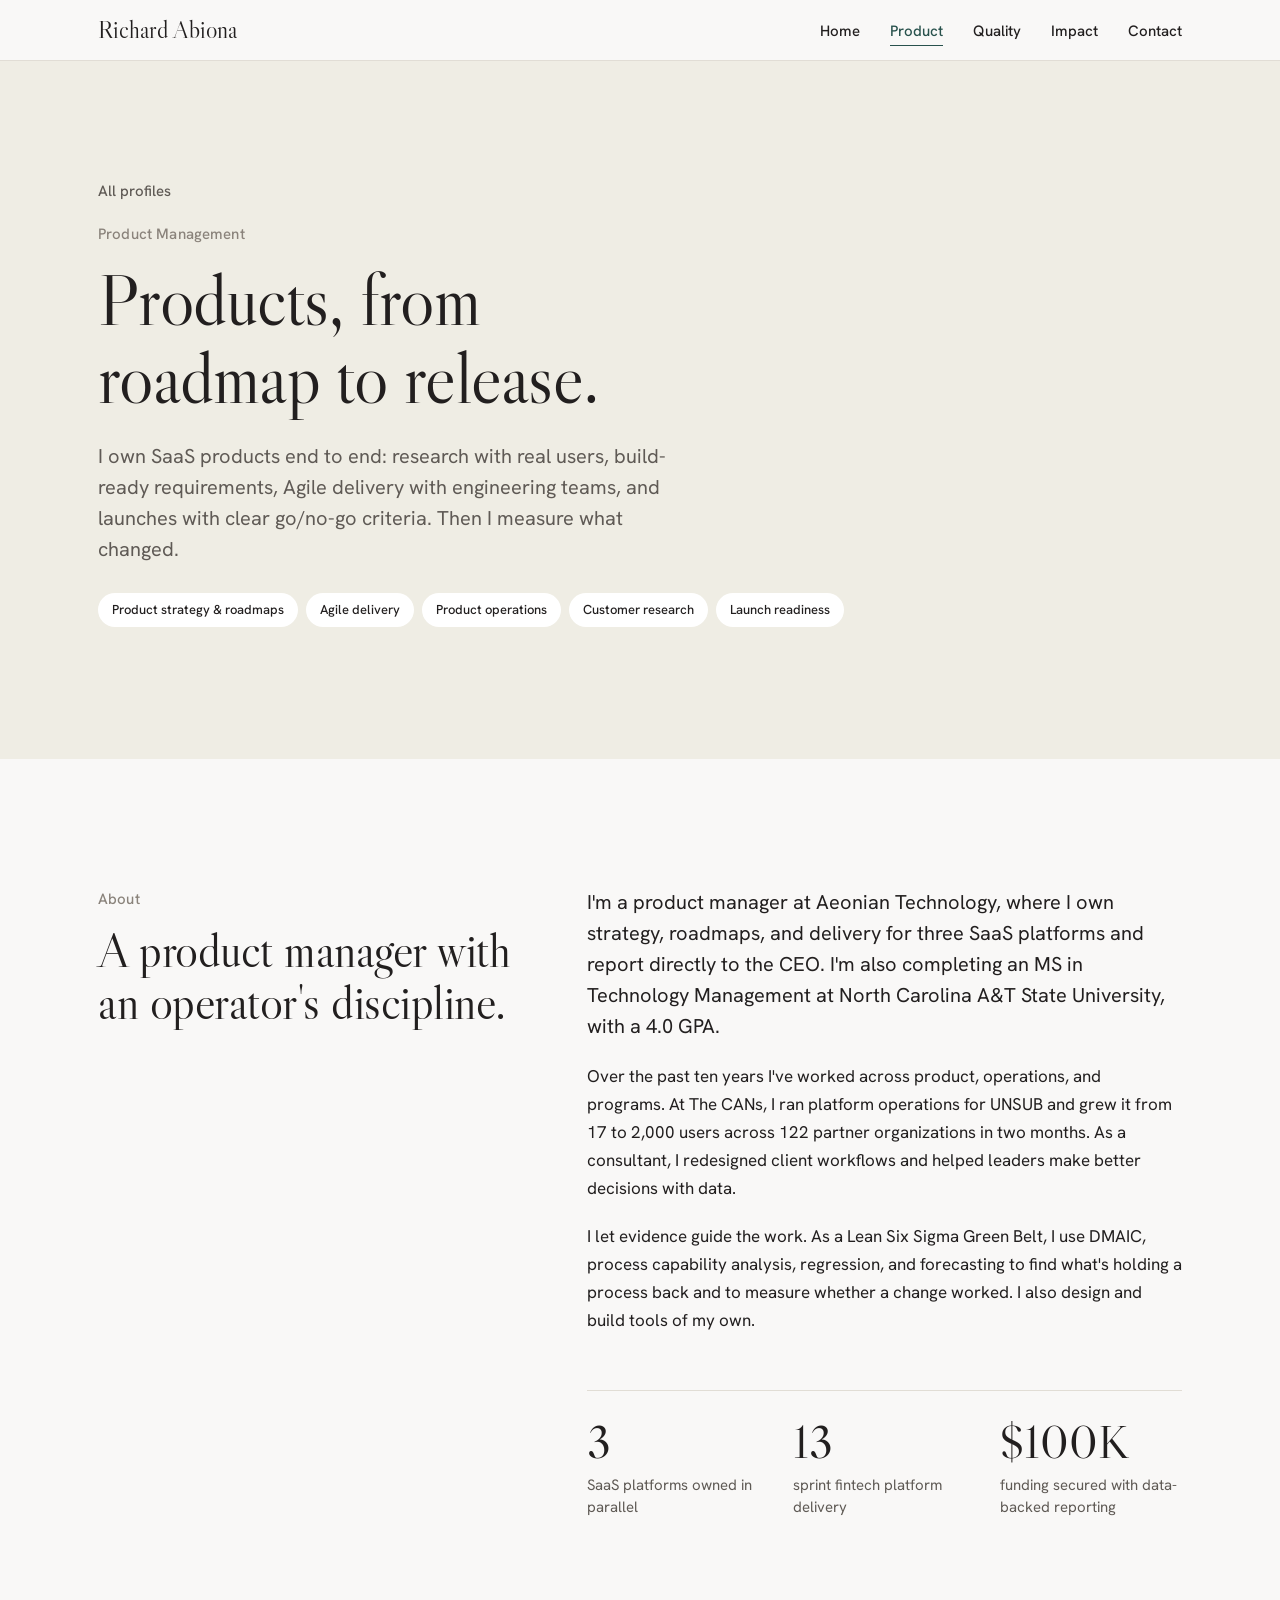
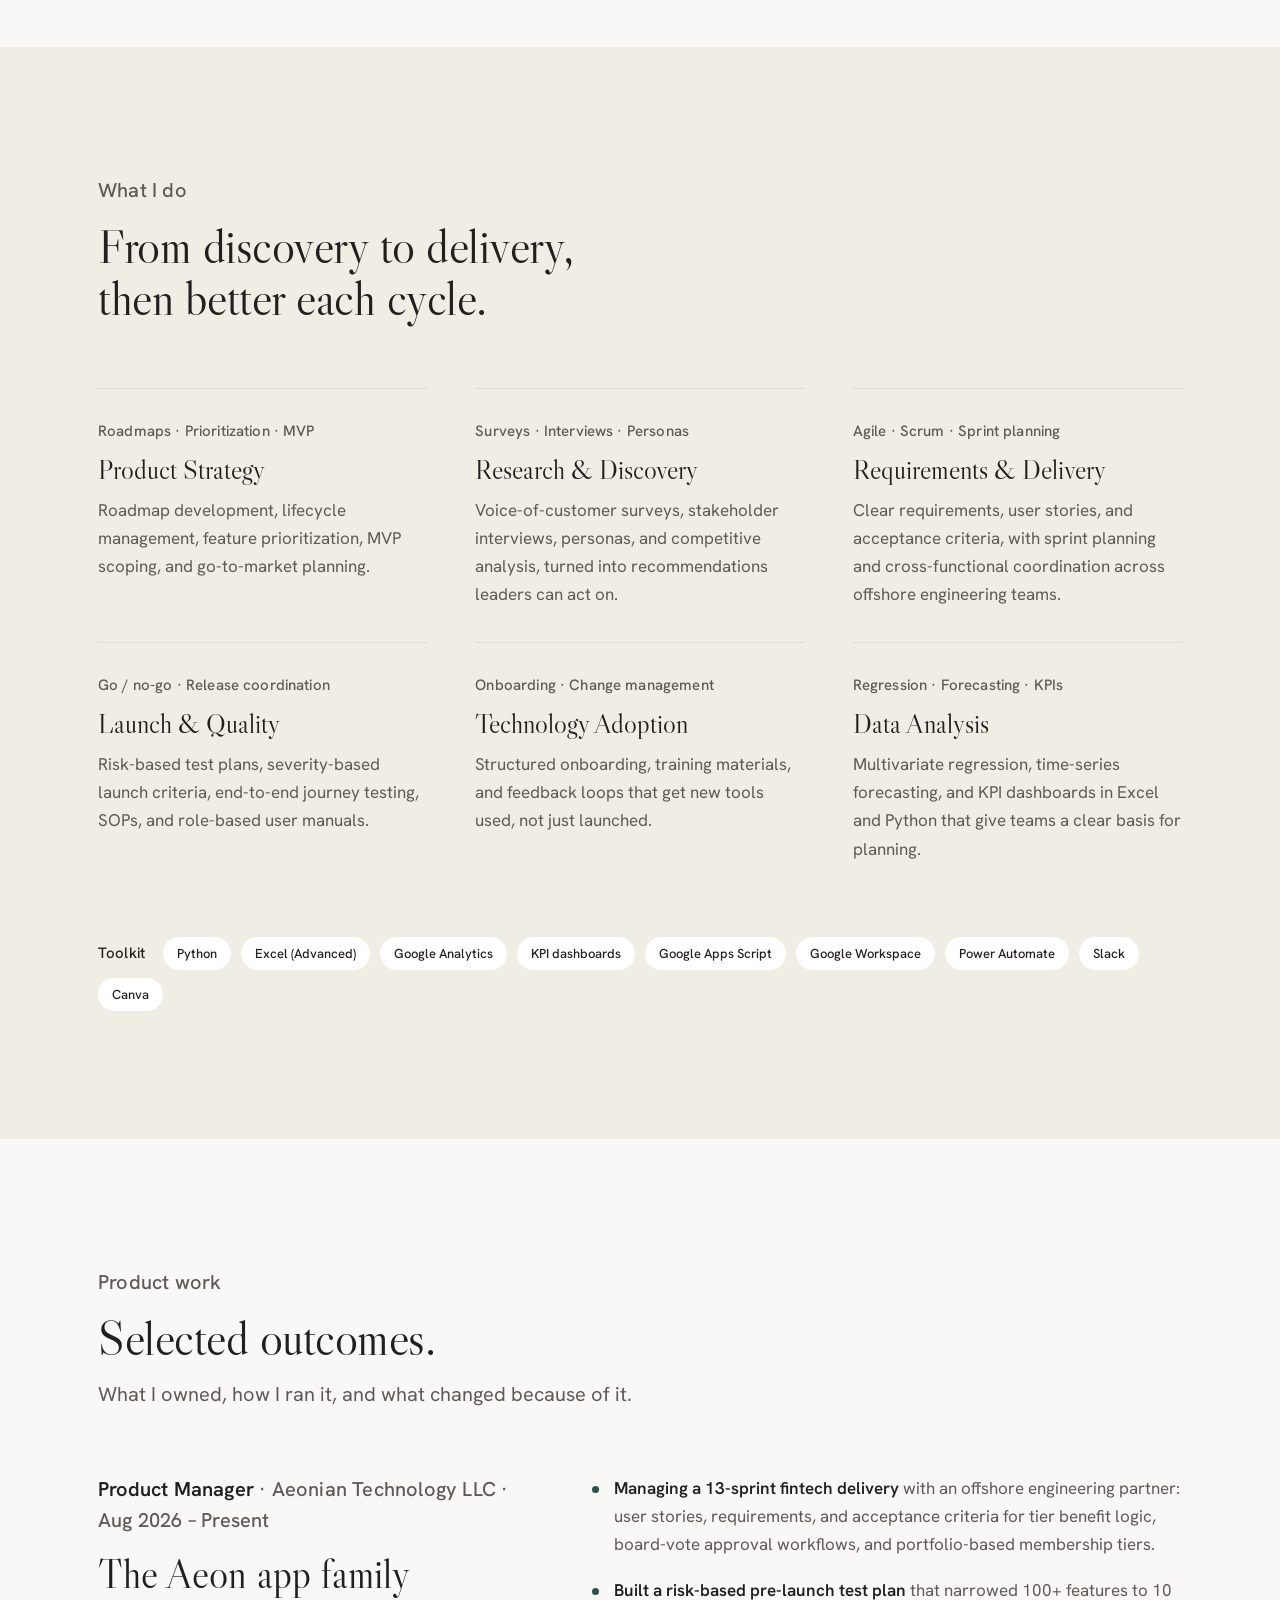
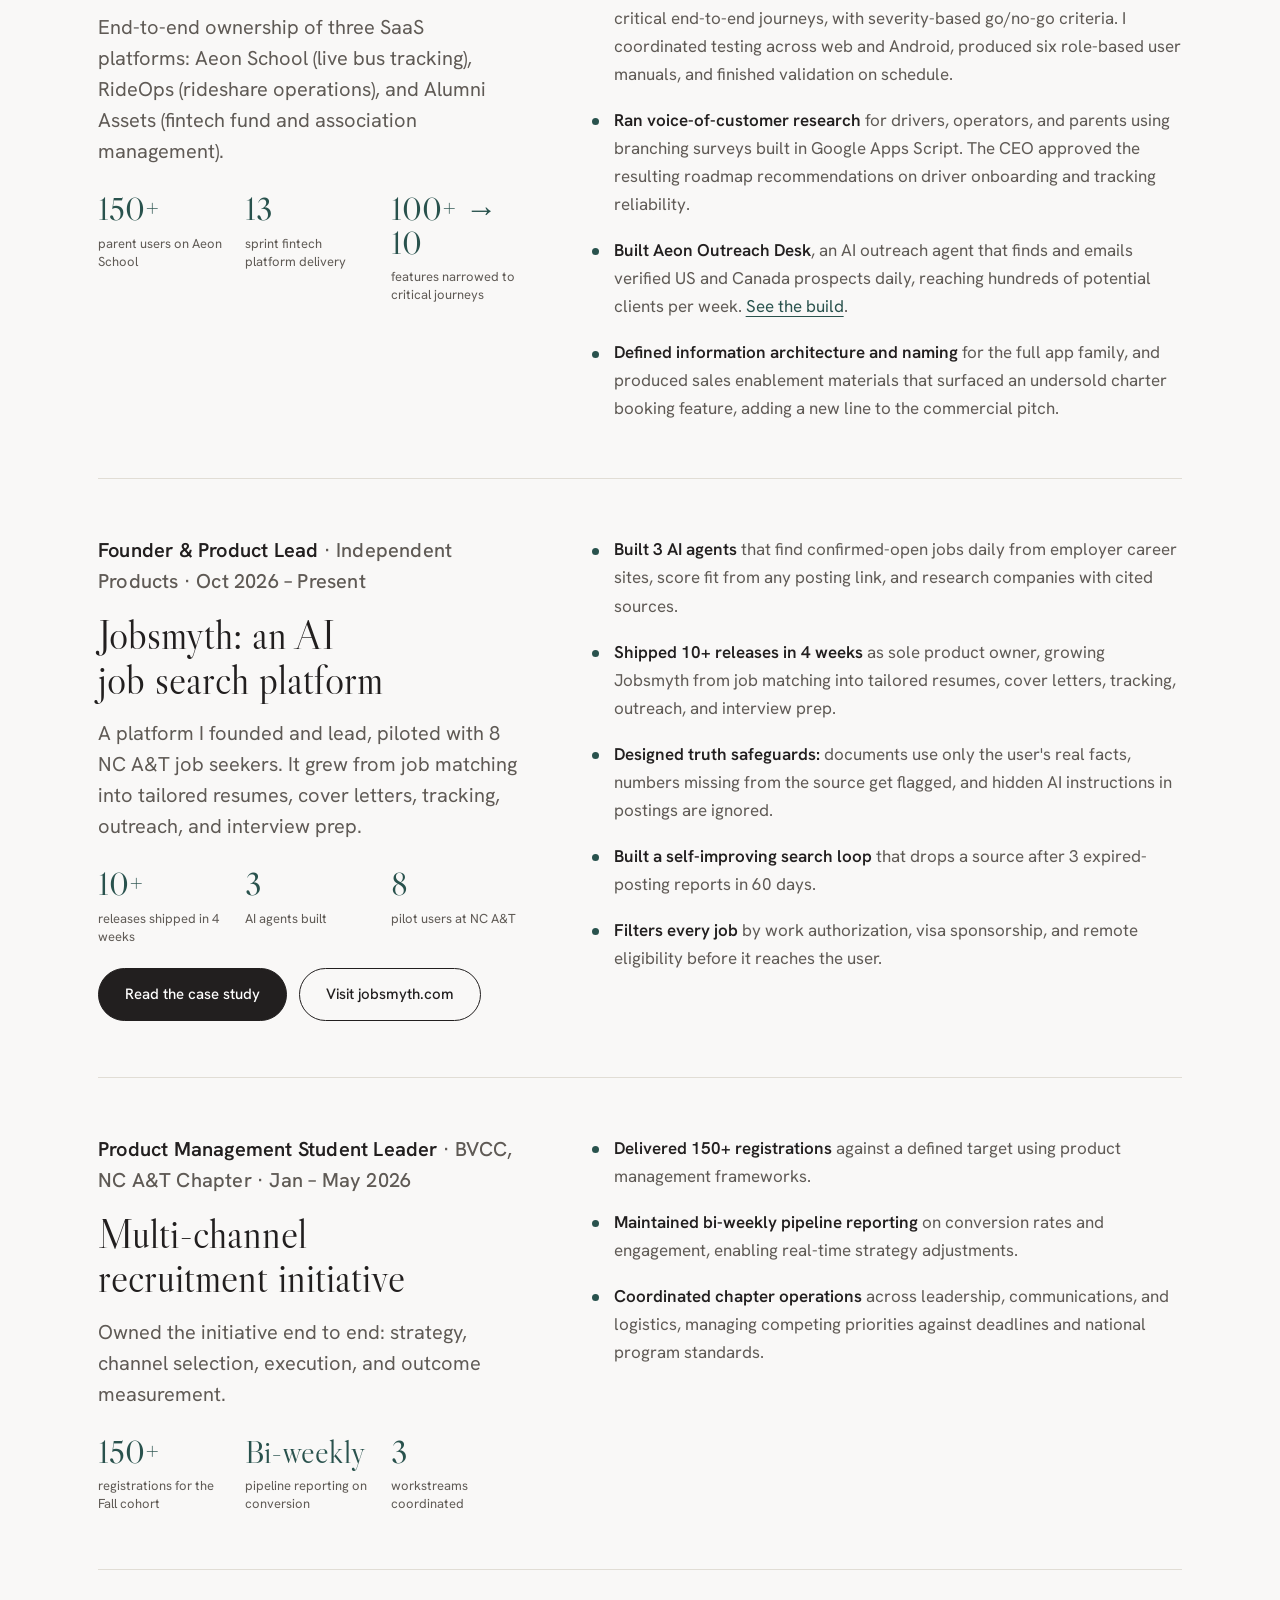
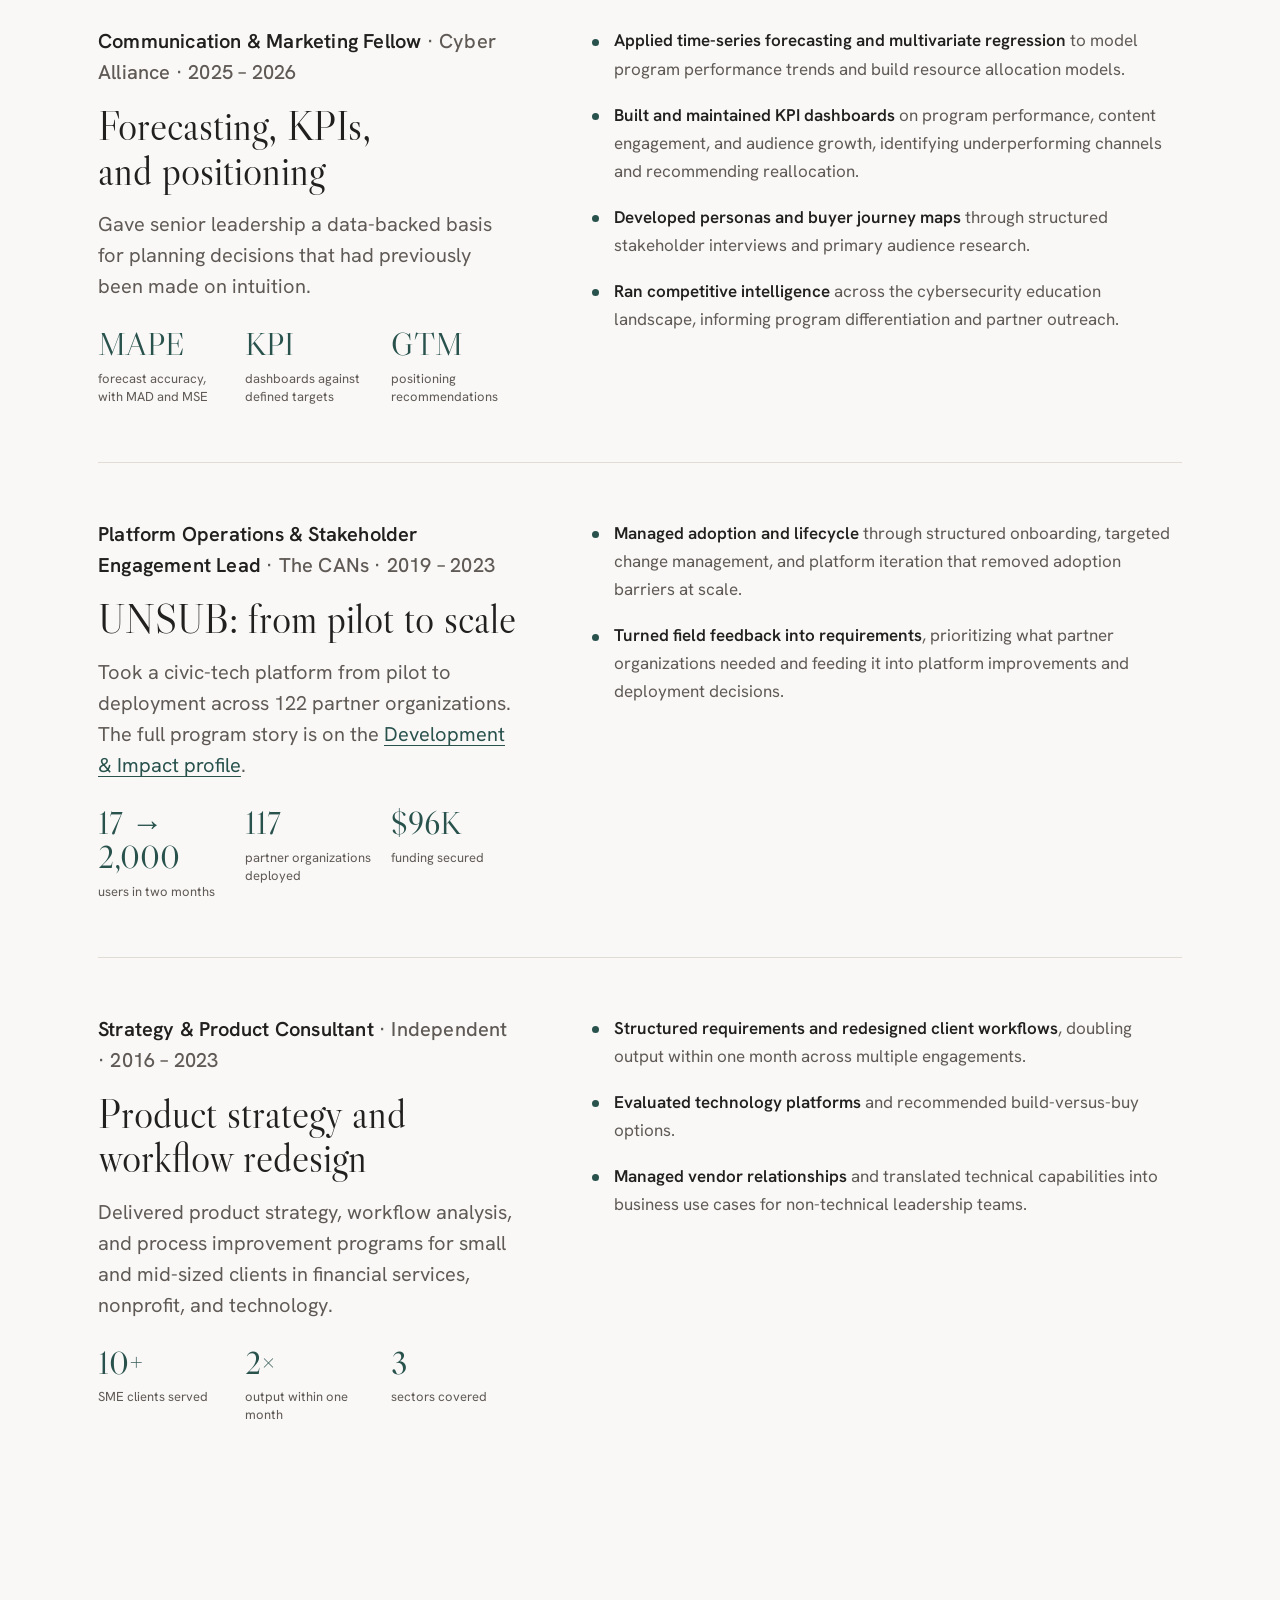
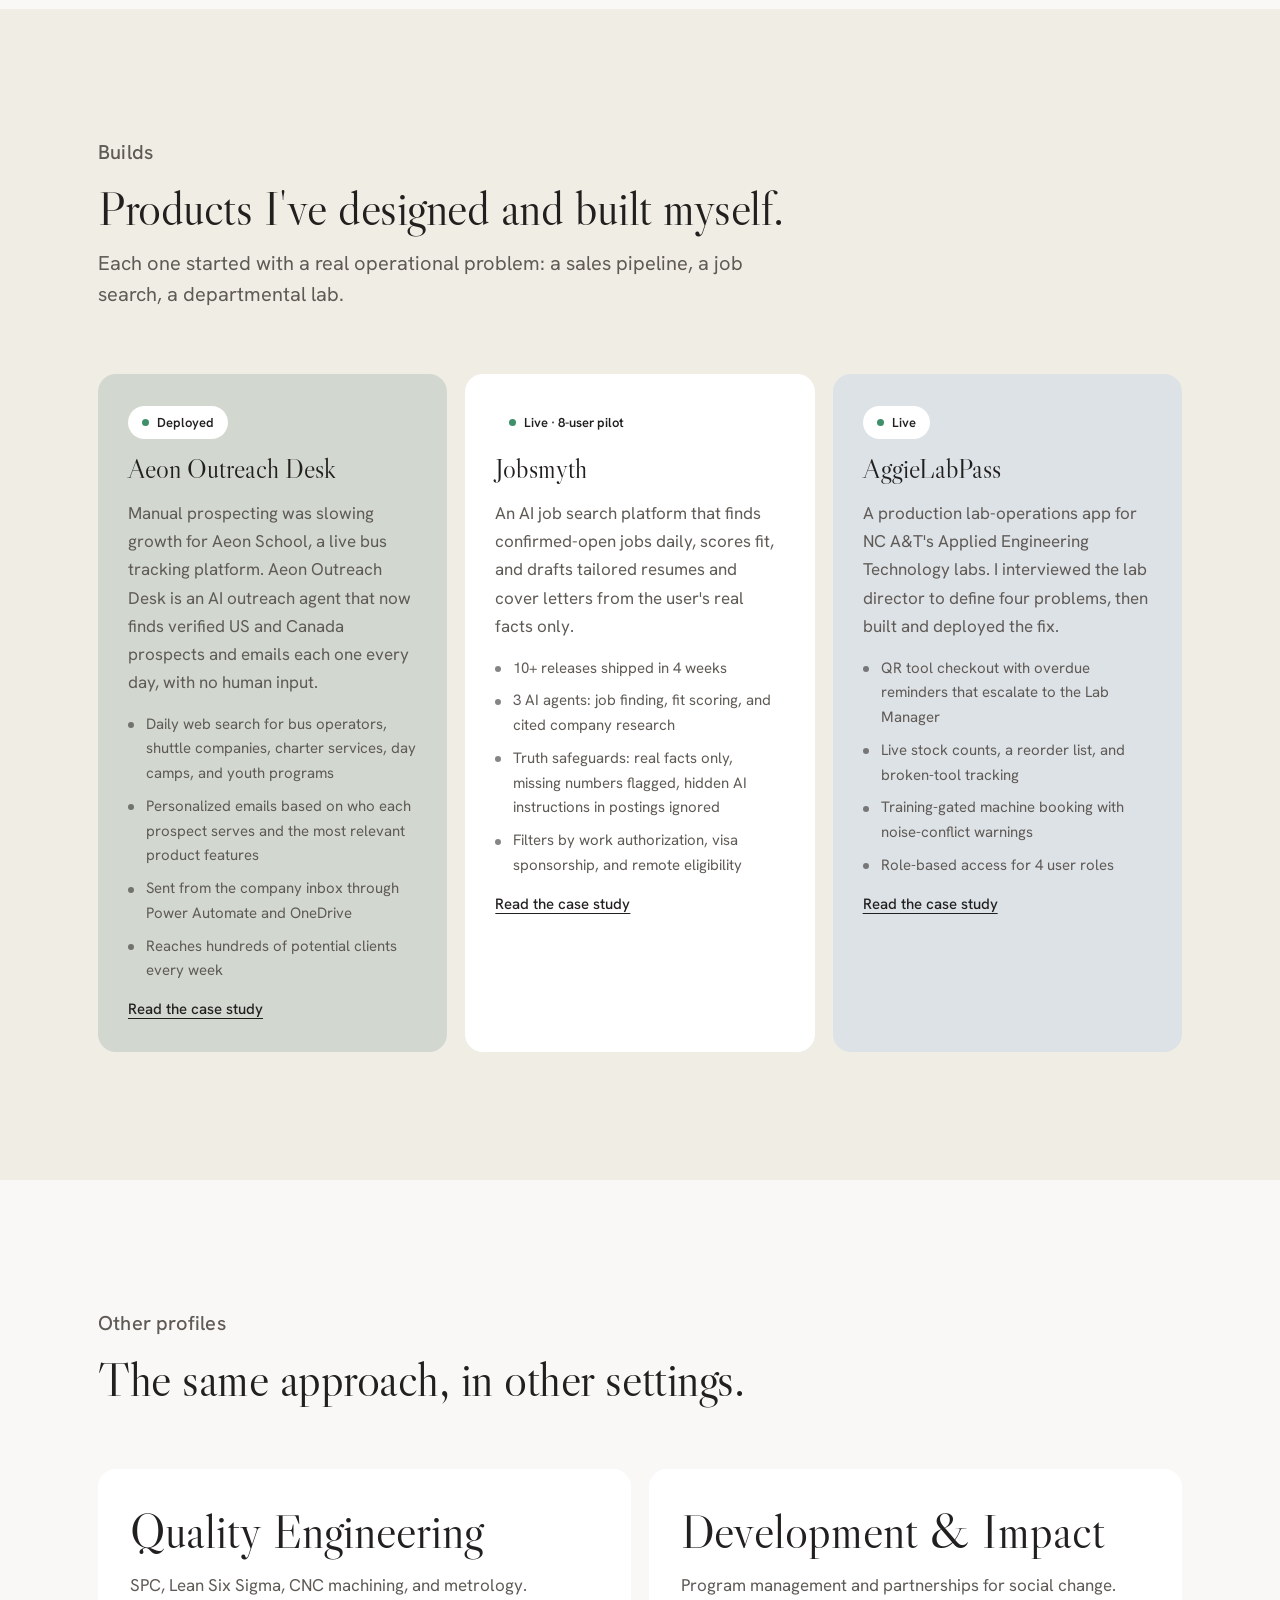
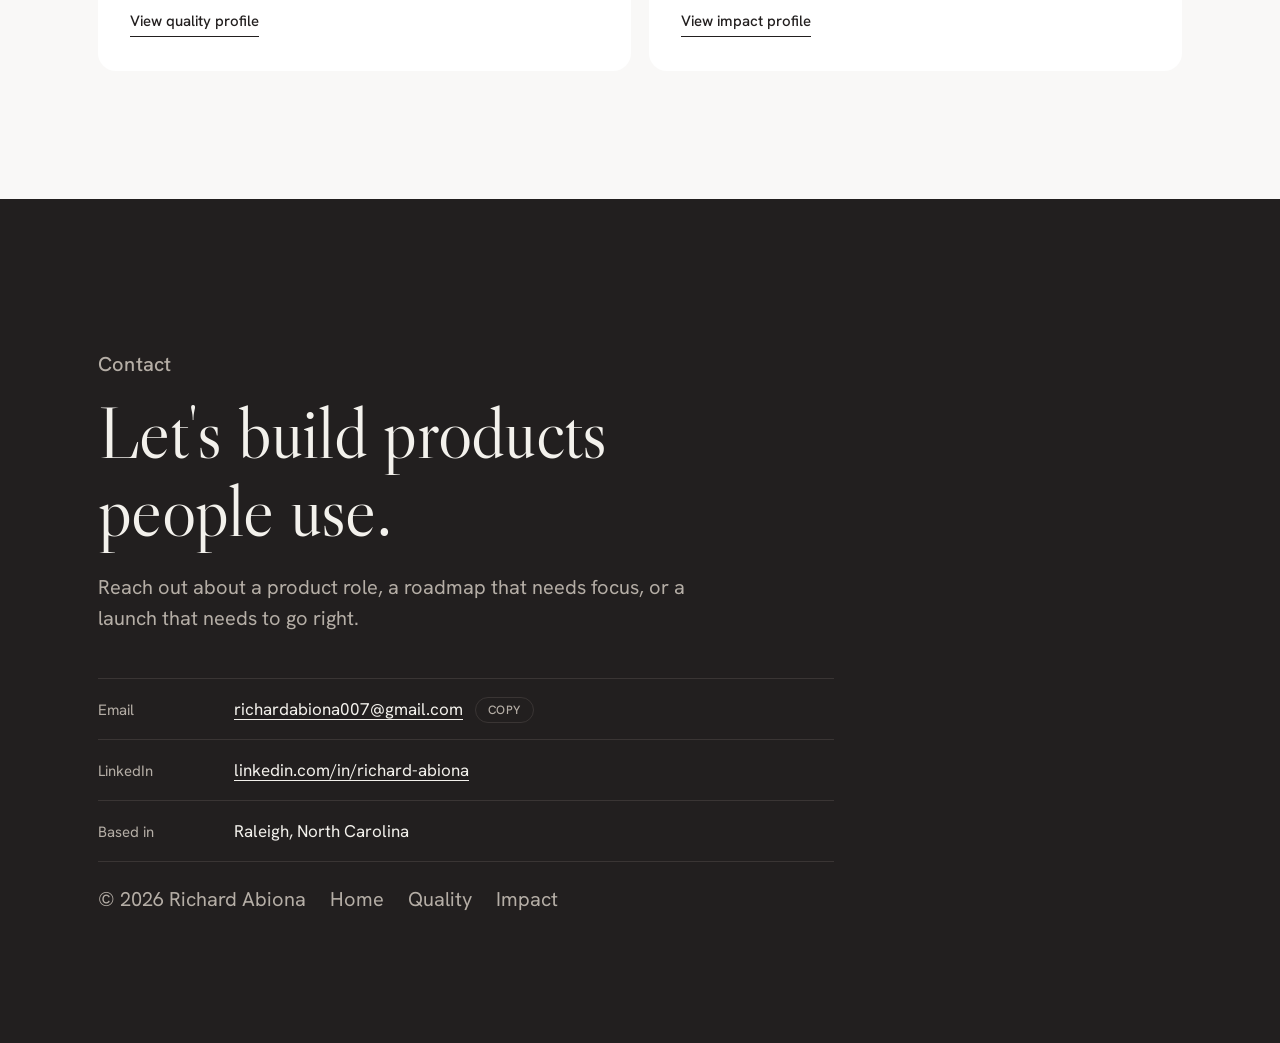
<file: product.html>
<!doctype html>
<html lang="en">
<head>
<meta charset="utf-8">
<meta name="viewport" content="width=device-width, initial-scale=1, viewport-fit=cover">
<script async src="https://www.googletagmanager.com/gtag/js?id=G-13LXE11B9W"></script>
<script>
  window.dataLayer = window.dataLayer || [];
  function gtag(){dataLayer.push(arguments);}
  gtag('js', new Date());
  gtag('config', 'G-13LXE11B9W');
</script>
<title>Product Management | Richard Abiona</title>
<meta name="description" content="Richard Abiona's product management work: SaaS roadmaps, customer research, Agile delivery, launch readiness, and product operations.">
<meta name="author" content="Richard Abiona">
<link rel="canonical" href="https://richardabiona.com/product">
<link rel="icon" href="favicon.ico" sizes="any">
<link rel="icon" href="icon-192.png" type="image/png" sizes="192x192">
<link rel="apple-touch-icon" href="apple-touch-icon.png">
<meta name="theme-color" content="#0d121b">
<meta property="og:type" content="profile">
<meta property="og:title" content="Product Management | Richard Abiona">
<meta property="og:description" content="SaaS roadmaps, customer research, Agile delivery, and launch readiness.">
<meta property="og:url" content="https://richardabiona.com/product">
<meta property="og:image" content="https://richardabiona.com/og-image.jpg">
<meta name="twitter:card" content="summary_large_image">
<link rel="preconnect" href="https://fonts.googleapis.com">
<link rel="preconnect" href="https://fonts.gstatic.com" crossorigin>
<link rel="stylesheet" href="https://fonts.googleapis.com/css2?family=Libre+Caslon+Display&family=Hanken+Grotesk:ital,wght@0,400;0,500;0,600;1,400&display=swap">
<link rel="stylesheet" href="assets/style.css">
</head>
<body data-page="product">

<nav class="nav" aria-label="Main">
  <div class="wrap">
    <a class="brand" href="/">Richard Abiona</a>
    <button class="menu-btn" id="menu-btn" aria-expanded="false" aria-controls="nav-links">MENU</button>
    <ul class="nav-links" id="nav-links">
      <li><a href="/">Home</a></li>
      <li><a href="product" aria-current="page">Product</a></li>
      <li><a href="quality">Quality</a></li>
      <li><a href="impact">Impact</a></li>
      <li><a href="#contact">Contact</a></li>
    </ul>
  </div>
</nav>

<header class="hero" id="top">
  <div class="wrap">
    <a class="crumb" href="/">All profiles</a>
    <p class="spec" style="margin-top:18px">Product Management</p>
    <h1>Products, from roadmap to release.</h1>
    <p class="lede">I own SaaS products end to end: research with real users, build-ready requirements, Agile delivery with engineering teams, and launches with clear go/no-go criteria. Then I measure what changed.</p>
    <ul class="hero-tags">
      <li>Product strategy &amp; roadmaps</li>
      <li>Agile delivery</li>
      <li>Product operations</li>
      <li>Customer research</li>
      <li>Launch readiness</li>
    </ul>
  </div>
</header>

<main>
  <section id="about">
    <div class="wrap intro">
      <div>
        <p class="spec">About</p>
        <h2>A product manager with an operator's discipline.</h2>
      </div>
      <div class="intro-copy">
        <p>I'm a product manager at Aeonian Technology, where I own strategy, roadmaps, and delivery for three SaaS platforms and report directly to the CEO. I'm also completing an MS in Technology Management at North Carolina A&amp;T State University, with a 4.0 GPA.</p>
        <p>Over the past ten years I've worked across product, operations, and programs. At The CANs, I ran platform operations for UNSUB and grew it from 17 to 2,000 users across 122 partner organizations in two months. As a consultant, I redesigned client workflows and helped leaders make better decisions with data.</p>
        <p>I let evidence guide the work. As a Lean Six Sigma Green Belt, I use DMAIC, process capability analysis, regression, and forecasting to find what's holding a process back and to measure whether a change worked. I also design and build tools of my own.</p>
        <div class="readout" aria-label="Highlights">
          <div data-reveal><b data-count="3">3</b><span>SaaS platforms owned in parallel</span></div>
          <div data-reveal style="--d:.08s"><b data-count="13">13</b><span>sprint fintech platform delivery</span></div>
          <div data-reveal style="--d:.16s"><b data-count="100" data-prefix="$" data-suffix="K">$100K</b><span>funding secured with data-backed reporting</span></div>
        </div>
      </div>
    </div>
  </section>

  <section id="skills" class="tint">
    <div class="wrap">
      <div class="sec-head">
        <p class="spec">What I do</p>
        <h2>From discovery to delivery, then better each cycle.</h2>
      </div>
      <div class="do-grid">
        <article class="do-item" data-reveal>
          <p class="spec">Roadmaps · Prioritization · MVP</p>
          <h3>Product Strategy</h3>
          <p>Roadmap development, lifecycle management, feature prioritization, MVP scoping, and go-to-market planning.</p>
        </article>
        <article class="do-item" data-reveal style="--d:.06s">
          <p class="spec">Surveys · Interviews · Personas</p>
          <h3>Research &amp; Discovery</h3>
          <p>Voice-of-customer surveys, stakeholder interviews, personas, and competitive analysis, turned into recommendations leaders can act on.</p>
        </article>
        <article class="do-item" data-reveal style="--d:.12s">
          <p class="spec">Agile · Scrum · Sprint planning</p>
          <h3>Requirements &amp; Delivery</h3>
          <p>Clear requirements, user stories, and acceptance criteria, with sprint planning and cross-functional coordination across offshore engineering teams.</p>
        </article>
        <article class="do-item" data-reveal>
          <p class="spec">Go / no-go · Release coordination</p>
          <h3>Launch &amp; Quality</h3>
          <p>Risk-based test plans, severity-based launch criteria, end-to-end journey testing, SOPs, and role-based user manuals.</p>
        </article>
        <article class="do-item" data-reveal style="--d:.06s">
          <p class="spec">Onboarding · Change management</p>
          <h3>Technology Adoption</h3>
          <p>Structured onboarding, training materials, and feedback loops that get new tools used, not just launched.</p>
        </article>
        <article class="do-item" data-reveal style="--d:.12s">
          <p class="spec">Regression · Forecasting · KPIs</p>
          <h3>Data Analysis</h3>
          <p>Multivariate regression, time-series forecasting, and KPI dashboards in Excel and Python that give teams a clear basis for planning.</p>
        </article>
      </div>
      <div class="toolkit" data-reveal>
        <span class="spec">Toolkit</span>
        <span>Python</span><span>Excel (Advanced)</span><span>Google Analytics</span><span>KPI dashboards</span><span>Google Apps Script</span><span>Google Workspace</span><span>Power Automate</span><span>Slack</span><span>Canva</span>
      </div>
    </div>
  </section>

  <section id="work">
    <div class="wrap">
      <div class="sec-head">
        <p class="spec">Product work</p>
        <h2>Selected outcomes.</h2>
        <p>What I owned, how I ran it, and what changed because of it.</p>
      </div>

      <article class="case">
        <div class="case-meta" data-reveal>
          <p class="spec"><b>Product Manager</b> · Aeonian Technology LLC · Aug 2026 – Present</p>
          <h3>The Aeon app family</h3>
          <p>End-to-end ownership of three SaaS platforms: Aeon School (live bus tracking), RideOps (rideshare operations), and Alumni Assets (fintech fund and association management).</p>
          <div class="case-metrics">
            <div><b data-count="150" data-suffix="+">150+</b><span>parent users on Aeon School</span></div>
            <div><b data-count="13">13</b><span>sprint fintech platform delivery</span></div>
            <div><b>100+ → 10</b><span>features narrowed to critical journeys</span></div>
          </div>
        </div>
        <ul class="case-body" data-reveal style="--d:.1s">
          <li><b>Managing a 13-sprint fintech delivery</b> with an offshore engineering partner: user stories, requirements, and acceptance criteria for tier benefit logic, board-vote approval workflows, and portfolio-based membership tiers.</li>
          <li><b>Built a risk-based pre-launch test plan</b> that narrowed 100+ features to 10 critical end-to-end journeys, with severity-based go/no-go criteria. I coordinated testing across web and Android, produced six role-based user manuals, and finished validation on schedule.</li>
          <li><b>Ran voice-of-customer research</b> for drivers, operators, and parents using branching surveys built in Google Apps Script. The CEO approved the resulting roadmap recommendations on driver onboarding and tracking reliability.</li>
          <li><b>Built Aeon Outreach Desk</b>, an AI outreach agent that finds and emails verified US and Canada prospects daily, reaching hundreds of potential clients per week. <a href="#builds">See the build</a>.</li>
          <li><b>Defined information architecture and naming</b> for the full app family, and produced sales enablement materials that surfaced an undersold charter booking feature, adding a new line to the commercial pitch.</li>
        </ul>
      </article>

      <article class="case" id="jobsmyth">
        <div class="case-meta" data-reveal>
          <p class="spec"><b>Founder &amp; Product Lead</b> · Independent Products · Oct 2026 – Present</p>
          <h3>Jobsmyth: an AI job search platform</h3>
          <p>A platform I founded and lead, piloted with 8 NC A&amp;T job seekers. It grew from job matching into tailored resumes, cover letters, tracking, outreach, and interview prep.</p>
          <div class="case-metrics">
            <div><b data-count="10" data-suffix="+">10+</b><span>releases shipped in 4 weeks</span></div>
            <div><b data-count="3">3</b><span>AI agents built</span></div>
            <div><b data-count="8">8</b><span>pilot users at NC A&amp;T</span></div>
          </div>
          <div class="case-actions">
            <a class="btn" href="jobsmyth" data-track="Product page: Jobsmyth case study">Read the case study</a>
            <a class="btn outline" href="https://www.jobsmyth.com/" target="_blank" rel="noopener" data-track="Jobsmyth site">Visit jobsmyth.com</a>
          </div>
        </div>
        <ul class="case-body" data-reveal style="--d:.1s">
          <li><b>Built 3 AI agents</b> that find confirmed-open jobs daily from employer career sites, score fit from any posting link, and research companies with cited sources.</li>
          <li><b>Shipped 10+ releases in 4 weeks</b> as sole product owner, growing Jobsmyth from job matching into tailored resumes, cover letters, tracking, outreach, and interview prep.</li>
          <li><b>Designed truth safeguards:</b> documents use only the user's real facts, numbers missing from the source get flagged, and hidden AI instructions in postings are ignored.</li>
          <li><b>Built a self-improving search loop</b> that drops a source after 3 expired-posting reports in 60 days.</li>
          <li><b>Filters every job</b> by work authorization, visa sponsorship, and remote eligibility before it reaches the user.</li>
        </ul>
      </article>

      <article class="case">
        <div class="case-meta" data-reveal>
          <p class="spec"><b>Product Management Student Leader</b> · BVCC, NC A&amp;T Chapter · Jan – May 2026</p>
          <h3>Multi-channel recruitment initiative</h3>
          <p>Owned the initiative end to end: strategy, channel selection, execution, and outcome measurement.</p>
          <div class="case-metrics">
            <div><b data-count="150" data-suffix="+">150+</b><span>registrations for the Fall cohort</span></div>
            <div><b>Bi-weekly</b><span>pipeline reporting on conversion</span></div>
            <div><b data-count="3">3</b><span>workstreams coordinated</span></div>
          </div>
        </div>
        <ul class="case-body" data-reveal style="--d:.1s">
          <li><b>Delivered 150+ registrations</b> against a defined target using product management frameworks.</li>
          <li><b>Maintained bi-weekly pipeline reporting</b> on conversion rates and engagement, enabling real-time strategy adjustments.</li>
          <li><b>Coordinated chapter operations</b> across leadership, communications, and logistics, managing competing priorities against deadlines and national program standards.</li>
        </ul>
      </article>

      <article class="case">
        <div class="case-meta" data-reveal>
          <p class="spec"><b>Communication &amp; Marketing Fellow</b> · Cyber Alliance · 2025 – 2026</p>
          <h3>Forecasting, KPIs, and positioning</h3>
          <p>Gave senior leadership a data-backed basis for planning decisions that had previously been made on intuition.</p>
          <div class="case-metrics">
            <div><b>MAPE</b><span>forecast accuracy, with MAD and MSE</span></div>
            <div><b>KPI</b><span>dashboards against defined targets</span></div>
            <div><b>GTM</b><span>positioning recommendations</span></div>
          </div>
        </div>
        <ul class="case-body" data-reveal style="--d:.1s">
          <li><b>Applied time-series forecasting and multivariate regression</b> to model program performance trends and build resource allocation models.</li>
          <li><b>Built and maintained KPI dashboards</b> on program performance, content engagement, and audience growth, identifying underperforming channels and recommending reallocation.</li>
          <li><b>Developed personas and buyer journey maps</b> through structured stakeholder interviews and primary audience research.</li>
          <li><b>Ran competitive intelligence</b> across the cybersecurity education landscape, informing program differentiation and partner outreach.</li>
        </ul>
      </article>

      <article class="case">
        <div class="case-meta" data-reveal>
          <p class="spec"><b>Platform Operations &amp; Stakeholder Engagement Lead</b> · The CANs · 2019 – 2023</p>
          <h3>UNSUB: from pilot to scale</h3>
          <p>Took a civic-tech platform from pilot to deployment across 122 partner organizations. The full program story is on the <a href="impact">Development &amp; Impact profile</a>.</p>
          <div class="case-metrics">
            <div><b>17 → 2,000</b><span>users in two months</span></div>
            <div><b data-count="122">122</b><span>partner organizations deployed</span></div>
            <div><b data-count="100" data-prefix="$" data-suffix="K">$100K</b><span>funding secured</span></div>
          </div>
        </div>
        <ul class="case-body" data-reveal style="--d:.1s">
          <li><b>Managed adoption and lifecycle</b> through structured onboarding, targeted change management, and platform iteration that removed adoption barriers at scale.</li>
          <li><b>Turned field feedback into requirements</b>, prioritizing what partner organizations needed and feeding it into platform improvements and deployment decisions.</li>
        </ul>
      </article>

      <article class="case">
        <div class="case-meta" data-reveal>
          <p class="spec"><b>Strategy &amp; Product Consultant</b> · Independent · 2016 – 2023</p>
          <h3>Product strategy and workflow redesign</h3>
          <p>Delivered product strategy, workflow analysis, and process improvement programs for small and mid-sized clients in financial services, nonprofit, and technology.</p>
          <div class="case-metrics">
            <div><b data-count="10" data-suffix="+">10+</b><span>SME clients served</span></div>
            <div><b>2×</b><span>output within one month</span></div>
            <div><b data-count="3">3</b><span>sectors covered</span></div>
          </div>
        </div>
        <ul class="case-body" data-reveal style="--d:.1s">
          <li><b>Structured requirements and redesigned client workflows</b>, doubling output within one month across multiple engagements.</li>
          <li><b>Evaluated technology platforms</b> and recommended build-versus-buy options.</li>
          <li><b>Managed vendor relationships</b> and translated technical capabilities into business use cases for non-technical leadership teams.</li>
        </ul>
      </article>
    </div>
  </section>

  <section id="builds" class="tint">
    <div class="wrap">
      <div class="sec-head">
        <p class="spec">Builds</p>
        <h2>Products I've designed and built myself.</h2>
        <p>Each one started with a real operational problem: a sales pipeline, a job search, a departmental lab.</p>
      </div>
      <div class="builds-grid">
        <article class="build" data-reveal>
          <span class="status">Deployed</span>
          <h3>Aeon Outreach Desk</h3>
          <p>Manual prospecting was slowing growth for Aeon School, a live bus tracking platform. Aeon Outreach Desk is an AI outreach agent that now finds verified US and Canada prospects and emails each one every day, with no human input.</p>
          <ul class="feat">
            <li>Daily web search for bus operators, shuttle companies, charter services, day camps, and youth programs</li>
            <li>Personalized emails based on who each prospect serves and the most relevant product features</li>
            <li>Sent from the company inbox through Power Automate and OneDrive</li>
            <li>Reaches hundreds of potential clients every week</li>
          </ul>
          <a class="card-link" href="outreach-desk" data-track="Product card: Aeon Outreach Desk">Read the case study</a>
        </article>
        <article class="build" data-reveal style="--d:.08s">
          <span class="status">Live · 8-user pilot</span>
          <h3>Jobsmyth</h3>
          <p>An AI job search platform that finds confirmed-open jobs daily, scores fit, and drafts tailored resumes and cover letters from the user's real facts only.</p>
          <ul class="feat">
            <li>10+ releases shipped in 4 weeks</li>
            <li>3 AI agents: job finding, fit scoring, and cited company research</li>
            <li>Truth safeguards: real facts only, missing numbers flagged, hidden AI instructions in postings ignored</li>
            <li>Filters by work authorization, visa sponsorship, and remote eligibility</li>
          </ul>
          <a class="card-link" href="jobsmyth" data-track="Product card: Jobsmyth">Read the case study</a>
        </article>
        <article class="build" data-reveal style="--d:.16s">
          <span class="status">Live</span>
          <h3>AggieLabPass</h3>
          <p>A production lab-operations app for NC A&amp;T's Applied Engineering Technology labs. I interviewed the lab director to define four problems, then built and deployed the fix.</p>
          <ul class="feat">
            <li>QR tool checkout with overdue reminders that escalate to the Lab Manager</li>
            <li>Live stock counts, a reorder list, and broken-tool tracking</li>
            <li>Training-gated machine booking with noise-conflict warnings</li>
            <li>Role-based access for 4 user roles</li>
          </ul>
          <a class="card-link" href="aggielabpass" data-track="Product card: AggieLabPass">Read the case study</a>
        </article>
      </div>
    </div>
  </section>

  <section id="other">
    <div class="wrap">
      <div class="sec-head">
        <p class="spec">Other profiles</p>
        <h2>The same approach, in other settings.</h2>
      </div>
      <div class="cross">
        <a href="quality" data-track="Cross link: Quality">
          <h3>Quality Engineering</h3>
          <p>SPC, Lean Six Sigma, CNC machining, and metrology.</p>
          <span class="go">View quality profile</span>
        </a>
        <a href="impact" data-track="Cross link: Impact">
          <h3>Development &amp; Impact</h3>
          <p>Program management and partnerships for social change.</p>
          <span class="go">View impact profile</span>
        </a>
      </div>
    </div>
  </section>

  <section id="contact" class="contact">
    <div class="wrap">
      <p class="spec">Contact</p>
      <h2 style="margin-top:14px">Let's build products people use.</h2>
      <p>Reach out about a product role, a roadmap that needs focus, or a launch that needs to go right.</p>
      <dl class="contact-rows">
        <div><dt>Email</dt><dd><a href="mailto:richardabiona007@gmail.com" id="email" data-track="Email link">richardabiona007@gmail.com</a><button class="copy-btn" id="copy-email" type="button" data-track="Copy email">COPY</button></dd></div>
        <div><dt>LinkedIn</dt><dd><a href="https://www.linkedin.com/in/richard-abiona-0084b285/" target="_blank" rel="noopener" data-track="LinkedIn">linkedin.com/in/richard-abiona</a></dd></div>
        <div><dt>Based in</dt><dd>Raleigh, North Carolina</dd></div>
      </dl>
      <p class="foot"><span>© 2026 Richard Abiona</span><a href="/">Home</a><a href="quality">Quality</a><a href="impact">Impact</a></p>
    </div>
  </section>
</main>

<script src="assets/site.js"></script>
</body>
</html>
</file>
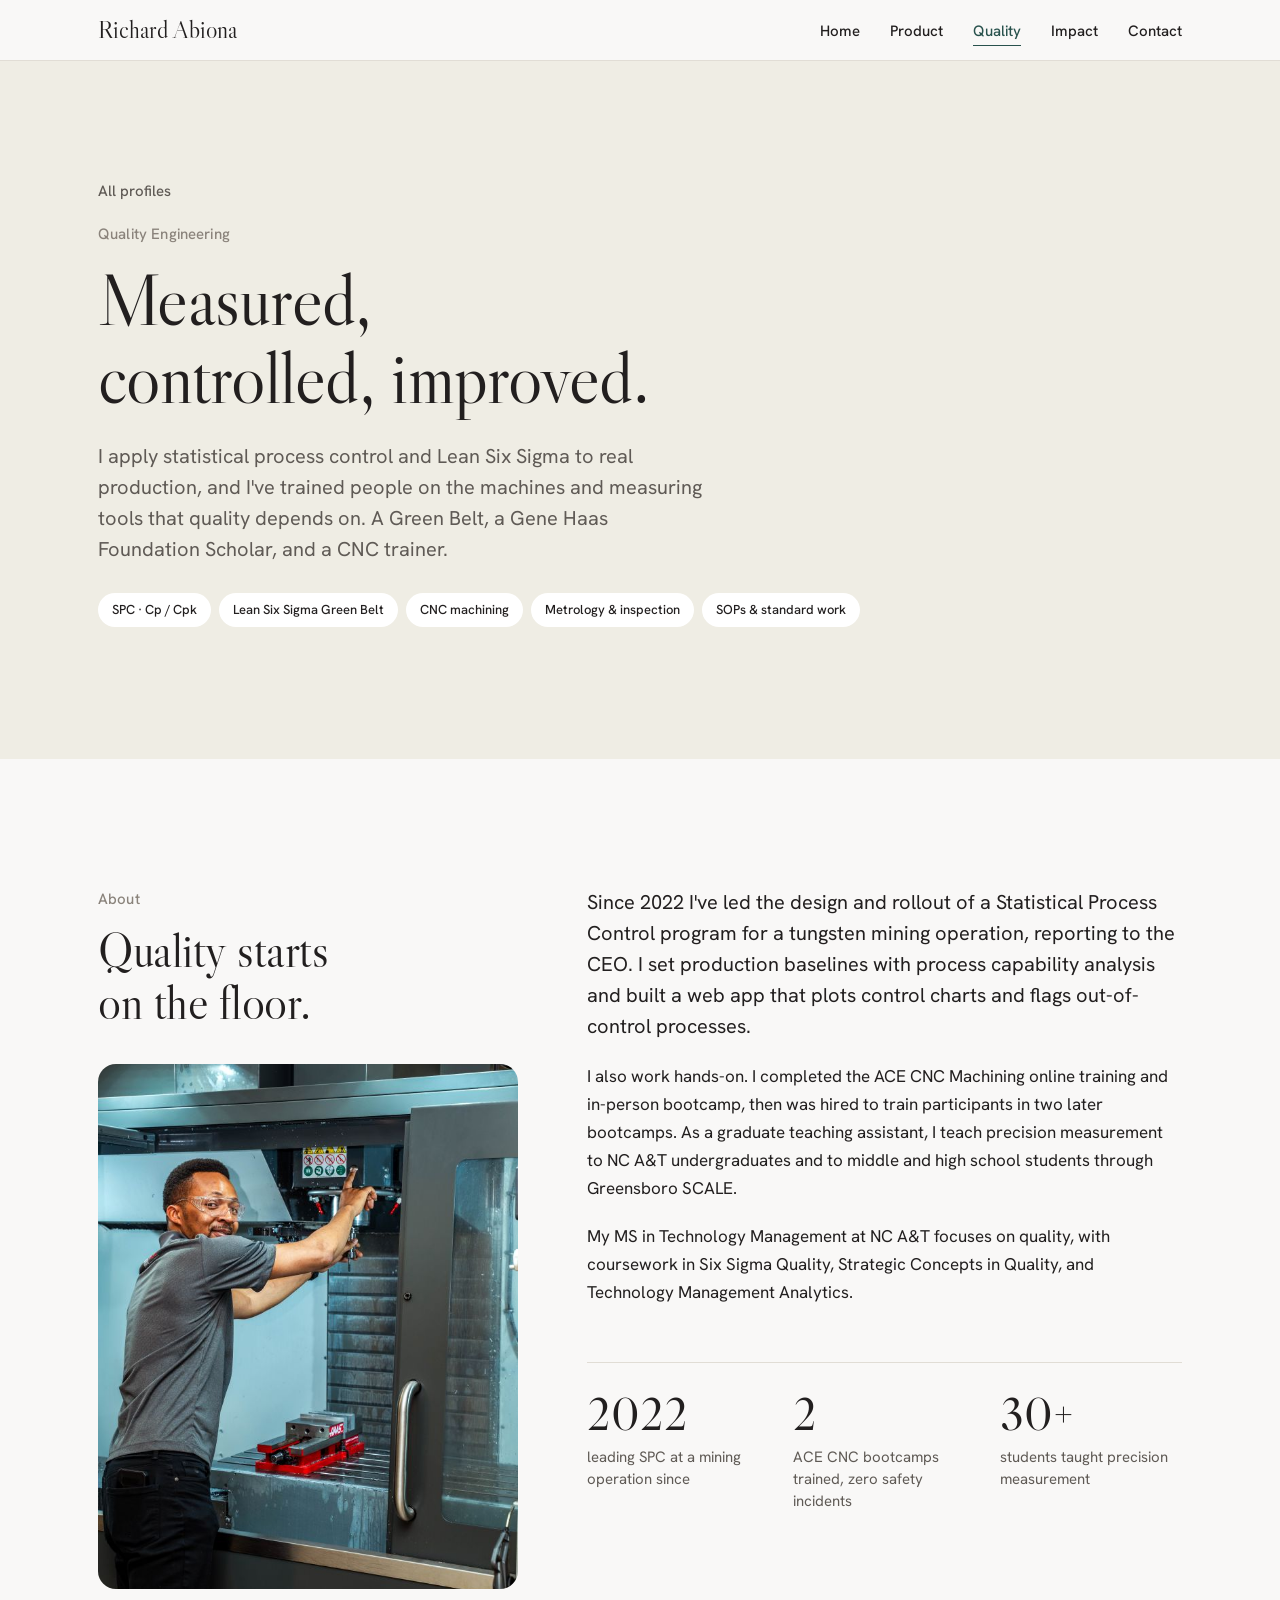
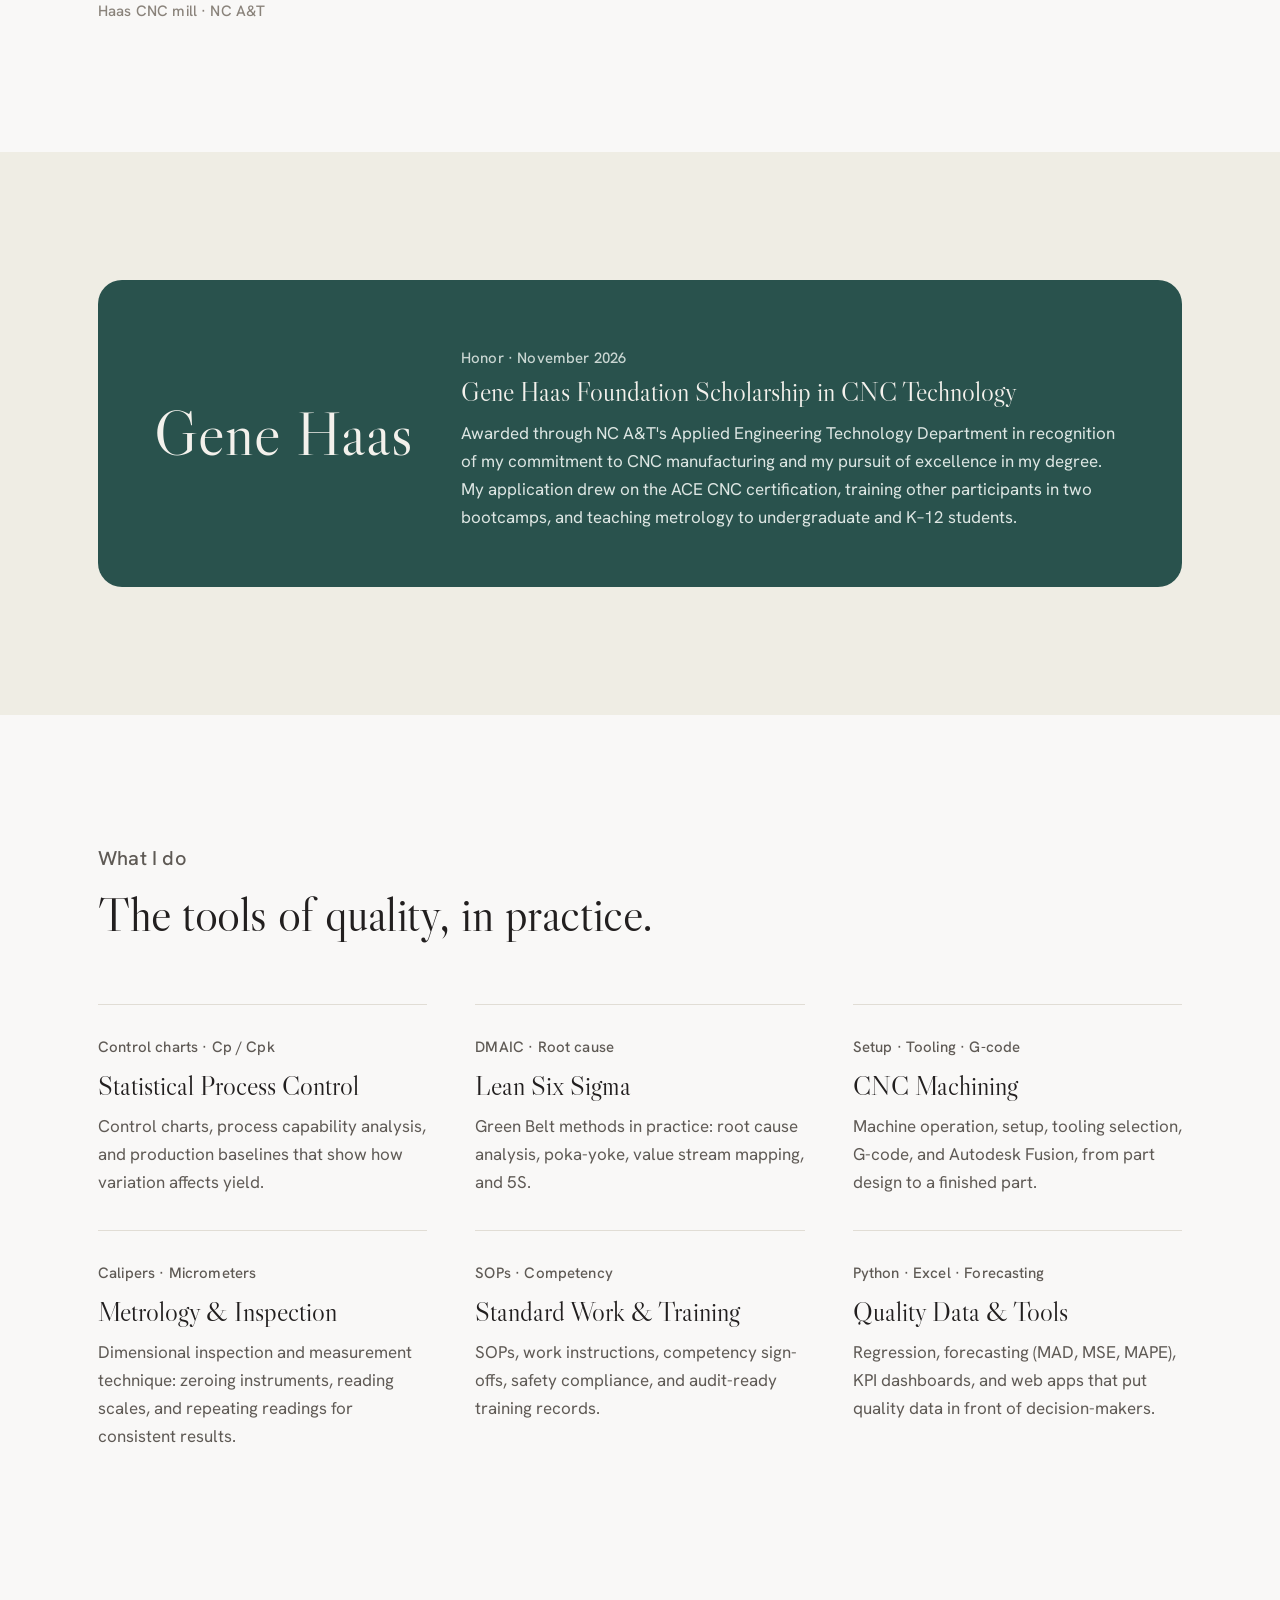
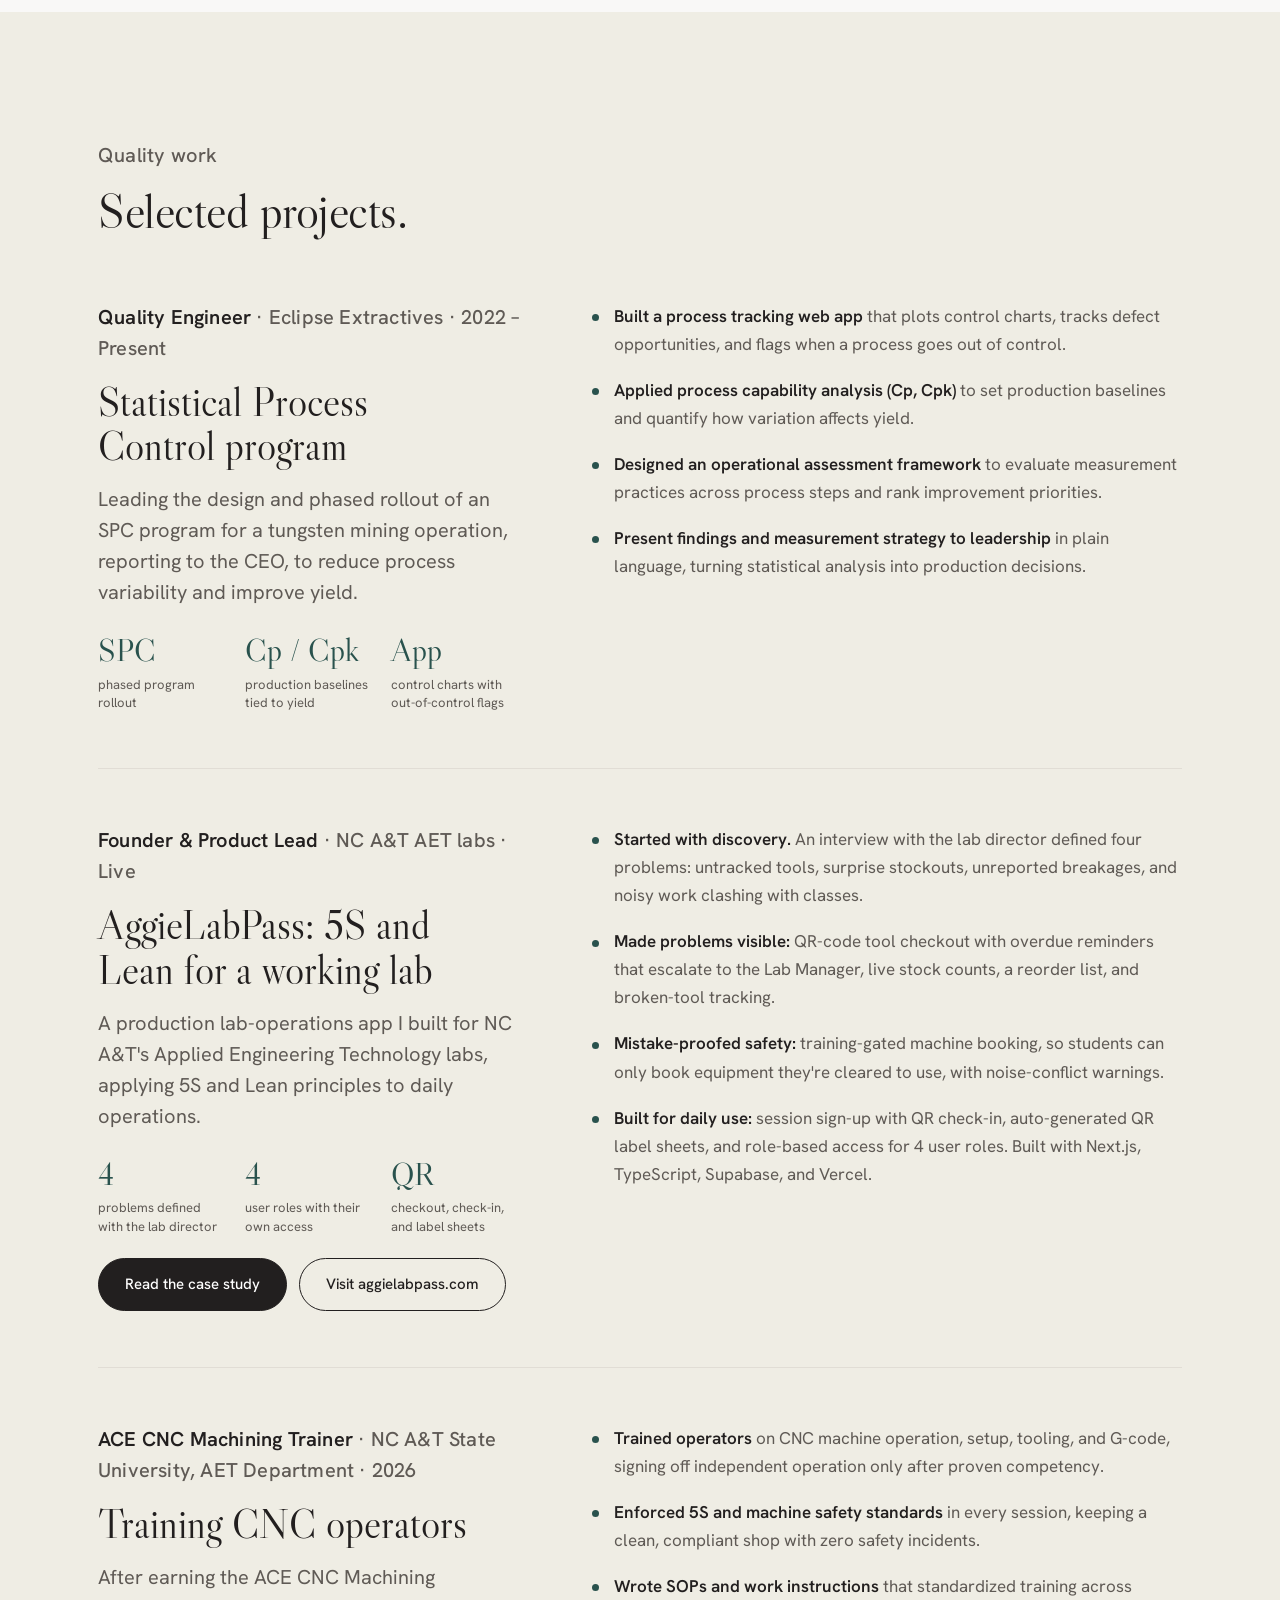
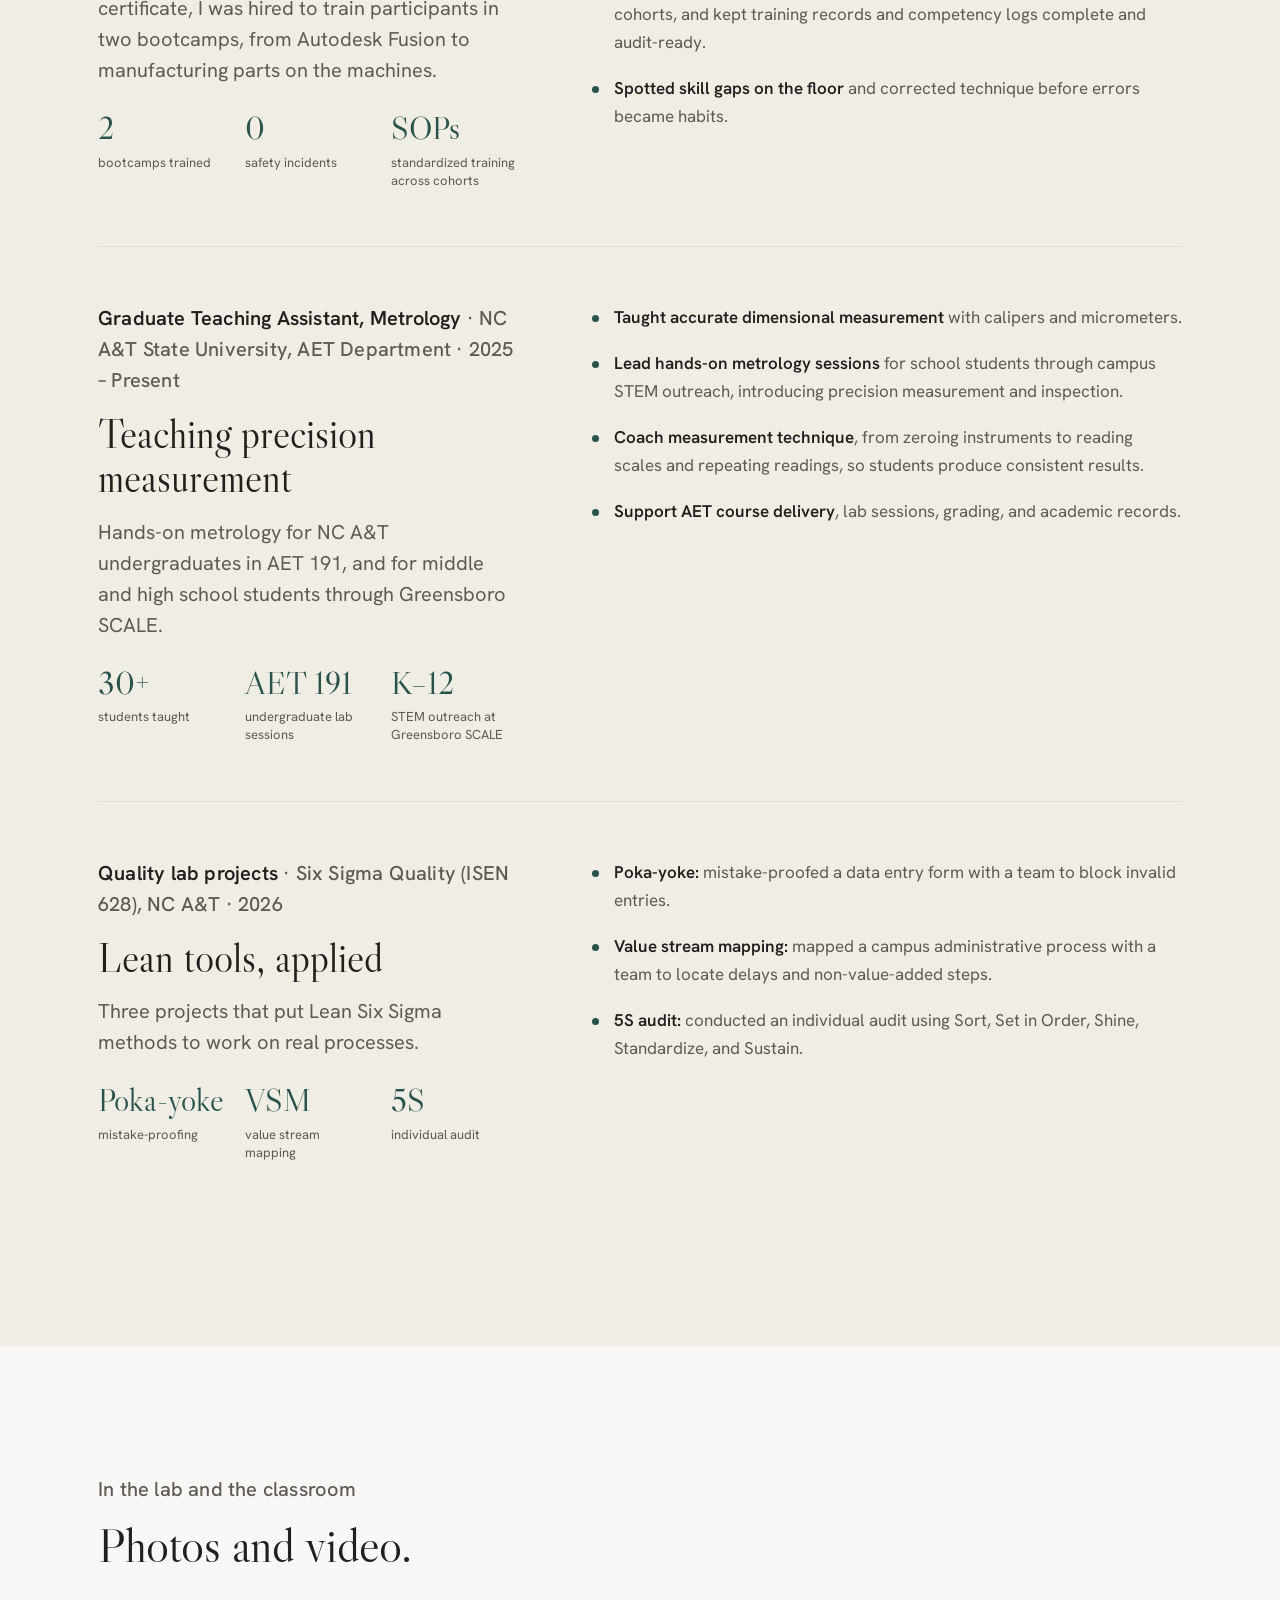
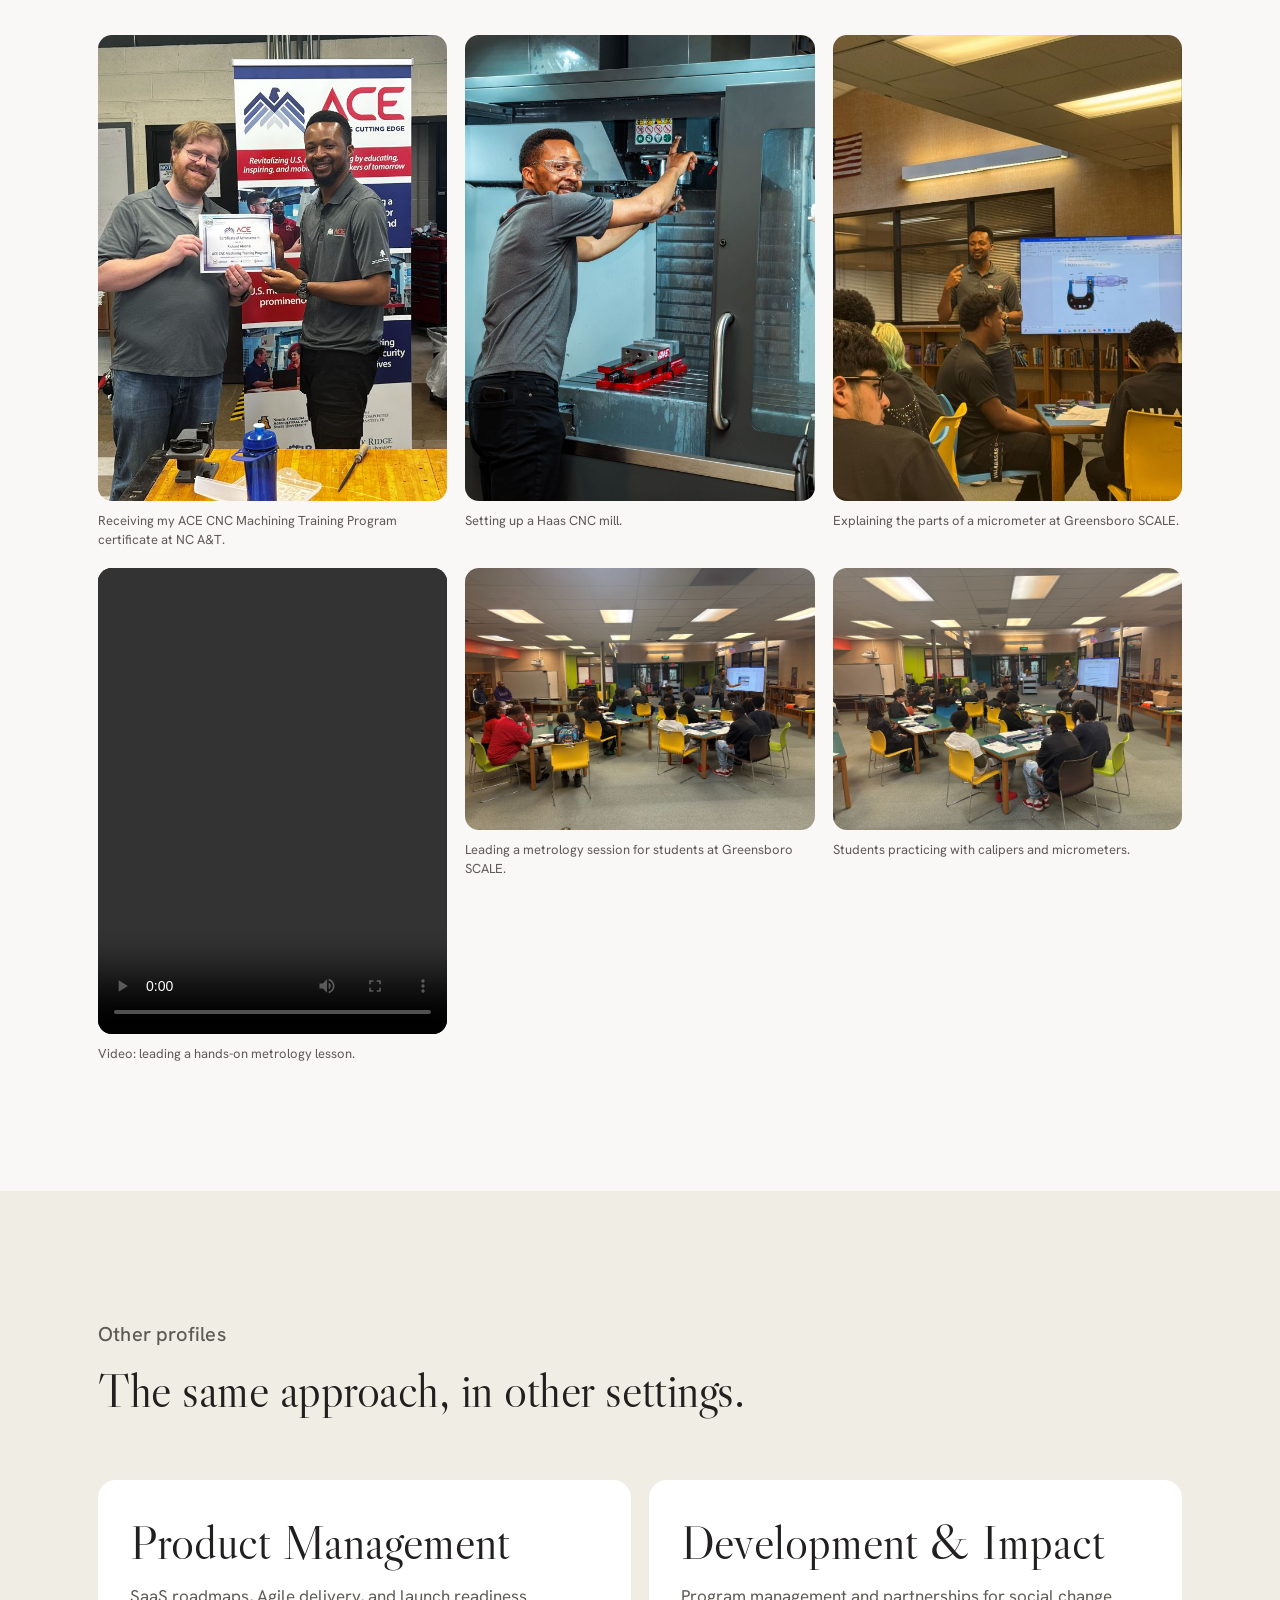
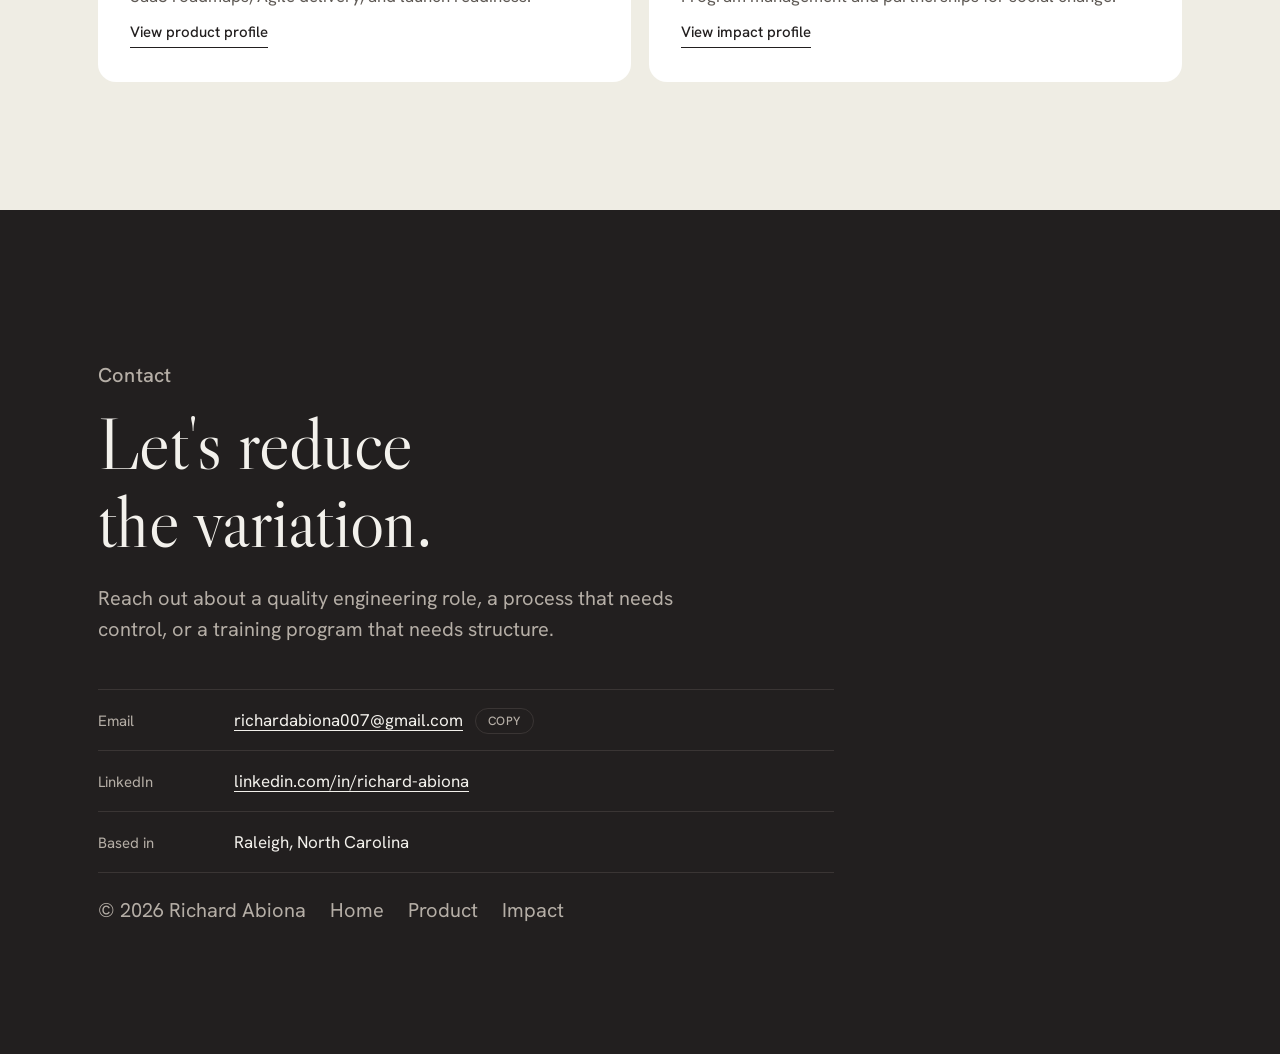
<file: quality.html>
<!doctype html>
<html lang="en">
<head>
<meta charset="utf-8">
<meta name="viewport" content="width=device-width, initial-scale=1, viewport-fit=cover">
<script async src="https://www.googletagmanager.com/gtag/js?id=G-13LXE11B9W"></script>
<script>
  window.dataLayer = window.dataLayer || [];
  function gtag(){dataLayer.push(arguments);}
  gtag('js', new Date());
  gtag('config', 'G-13LXE11B9W');
</script>
<title>Quality Engineering | Richard Abiona</title>
<meta name="description" content="Richard Abiona's quality engineering work: statistical process control, Lean Six Sigma, CNC machining training, metrology instruction, and AggieLabPass.">
<meta name="author" content="Richard Abiona">
<link rel="canonical" href="https://richardabiona.com/quality">
<link rel="icon" href="favicon.ico" sizes="any">
<link rel="icon" href="icon-192.png" type="image/png" sizes="192x192">
<link rel="apple-touch-icon" href="apple-touch-icon.png">
<meta name="theme-color" content="#0d121b">
<meta property="og:type" content="profile">
<meta property="og:title" content="Quality Engineering | Richard Abiona">
<meta property="og:description" content="SPC, Lean Six Sigma, CNC machining, and metrology. Gene Haas Foundation Scholar.">
<meta property="og:url" content="https://richardabiona.com/quality">
<meta property="og:image" content="https://richardabiona.com/media/quality/operating-cnc-machine.jpg">
<meta name="twitter:card" content="summary_large_image">
<link rel="preconnect" href="https://fonts.googleapis.com">
<link rel="preconnect" href="https://fonts.gstatic.com" crossorigin>
<link rel="stylesheet" href="https://fonts.googleapis.com/css2?family=Libre+Caslon+Display&family=Hanken+Grotesk:ital,wght@0,400;0,500;0,600;1,400&display=swap">
<link rel="stylesheet" href="assets/style.css">
</head>
<body data-page="quality">

<nav class="nav" aria-label="Main">
  <div class="wrap">
    <a class="brand" href="/">Richard Abiona</a>
    <button class="menu-btn" id="menu-btn" aria-expanded="false" aria-controls="nav-links">MENU</button>
    <ul class="nav-links" id="nav-links">
      <li><a href="/">Home</a></li>
      <li><a href="product">Product</a></li>
      <li><a href="quality" aria-current="page">Quality</a></li>
      <li><a href="impact">Impact</a></li>
      <li><a href="#contact">Contact</a></li>
    </ul>
  </div>
</nav>

<header class="hero" id="top">
  <div class="wrap">
    <a class="crumb" href="/">All profiles</a>
    <p class="spec" style="margin-top:18px">Quality Engineering</p>
    <h1>Measured, controlled, improved.</h1>
    <p class="lede">I apply statistical process control and Lean Six Sigma to real production, and I've trained people on the machines and measuring tools that quality depends on. A Green Belt, a Gene Haas Foundation Scholar, and a CNC trainer.</p>
    <ul class="hero-tags">
      <li>SPC · Cp / Cpk</li>
      <li>Lean Six Sigma Green Belt</li>
      <li>CNC machining</li>
      <li>Metrology &amp; inspection</li>
      <li>SOPs &amp; standard work</li>
    </ul>
  </div>
</header>

<main>
  <section id="about">
    <div class="wrap intro">
      <div>
        <p class="spec">About</p>
        <h2>Quality starts on the floor.</h2>
        <figure class="intro-photo" data-reveal>
          <img src="media/quality/operating-cnc-machine-thumb.jpg" width="619" height="900" alt="Richard Abiona setting up a Haas CNC milling machine, wearing safety glasses">
          <figcaption class="spec">Haas CNC mill · NC A&amp;T</figcaption>
        </figure>
      </div>
      <div class="intro-copy">
        <p>Since 2022 I've led the design and rollout of a Statistical Process Control program for a tungsten mining operation, reporting to the CEO. I set production baselines with process capability analysis and built a web app that plots control charts and flags out-of-control processes.</p>
        <p>I also work hands-on. I completed the ACE CNC Machining online training and in-person bootcamp, then was hired to train participants in two later bootcamps. As a graduate teaching assistant, I teach precision measurement to NC A&amp;T undergraduates and to middle and high school students through Greensboro SCALE.</p>
        <p>My MS in Technology Management at NC A&amp;T focuses on quality, with coursework in Six Sigma Quality, Strategic Concepts in Quality, and Technology Management Analytics.</p>
        <div class="readout" aria-label="Highlights">
          <div data-reveal><b>2022</b><span>leading SPC at a mining operation since</span></div>
          <div data-reveal style="--d:.08s"><b data-count="2">2</b><span>ACE CNC bootcamps trained, zero safety incidents</span></div>
          <div data-reveal style="--d:.16s"><b data-count="30" data-suffix="+">30+</b><span>students taught precision measurement</span></div>
        </div>
      </div>
    </div>
  </section>

  <section id="award" class="tint">
    <div class="wrap">
      <div class="callout" data-reveal>
        <div class="badge">Gene Haas</div>
        <div>
          <p class="spec">Honor · November 2026</p>
          <h3>Gene Haas Foundation Scholarship in CNC Technology</h3>
          <p>Awarded through NC A&amp;T's Applied Engineering Technology Department in recognition of my commitment to CNC manufacturing and my pursuit of excellence in my degree. My application drew on the ACE CNC certification, training other participants in two bootcamps, and teaching metrology to undergraduate and K–12 students.</p>
        </div>
      </div>
    </div>
  </section>

  <section id="skills">
    <div class="wrap">
      <div class="sec-head">
        <p class="spec">What I do</p>
        <h2>The tools of quality, in practice.</h2>
      </div>
      <div class="do-grid">
        <article class="do-item" data-reveal>
          <p class="spec">Control charts · Cp / Cpk</p>
          <h3>Statistical Process Control</h3>
          <p>Control charts, process capability analysis, and production baselines that show how variation affects yield.</p>
        </article>
        <article class="do-item" data-reveal style="--d:.06s">
          <p class="spec">DMAIC · Root cause</p>
          <h3>Lean Six Sigma</h3>
          <p>Green Belt methods in practice: root cause analysis, poka-yoke, value stream mapping, and 5S.</p>
        </article>
        <article class="do-item" data-reveal style="--d:.12s">
          <p class="spec">Setup · Tooling · G-code</p>
          <h3>CNC Machining</h3>
          <p>Machine operation, setup, tooling selection, G-code, and Autodesk Fusion, from part design to a finished part.</p>
        </article>
        <article class="do-item" data-reveal>
          <p class="spec">Calipers · Micrometers</p>
          <h3>Metrology &amp; Inspection</h3>
          <p>Dimensional inspection and measurement technique: zeroing instruments, reading scales, and repeating readings for consistent results.</p>
        </article>
        <article class="do-item" data-reveal style="--d:.06s">
          <p class="spec">SOPs · Competency</p>
          <h3>Standard Work &amp; Training</h3>
          <p>SOPs, work instructions, competency sign-offs, safety compliance, and audit-ready training records.</p>
        </article>
        <article class="do-item" data-reveal style="--d:.12s">
          <p class="spec">Python · Excel · Forecasting</p>
          <h3>Quality Data &amp; Tools</h3>
          <p>Regression, forecasting (MAD, MSE, MAPE), KPI dashboards, and web apps that put quality data in front of decision-makers.</p>
        </article>
      </div>
    </div>
  </section>

  <section id="work" class="tint">
    <div class="wrap">
      <div class="sec-head">
        <p class="spec">Quality work</p>
        <h2>Selected projects.</h2>
      </div>

      <article class="case">
        <div class="case-meta" data-reveal>
          <p class="spec"><b>Quality Engineer</b> · Eclipse Extractives · 2022 – Present</p>
          <h3>Statistical Process Control program</h3>
          <p>Leading the design and phased rollout of an SPC program for a tungsten mining operation, reporting to the CEO, to reduce process variability and improve yield.</p>
          <div class="case-metrics">
            <div><b>SPC</b><span>phased program rollout</span></div>
            <div><b>Cp / Cpk</b><span>production baselines tied to yield</span></div>
            <div><b>App</b><span>control charts with out-of-control flags</span></div>
          </div>
        </div>
        <ul class="case-body" data-reveal style="--d:.1s">
          <li><b>Built a process tracking web app</b> that plots control charts, tracks defect opportunities, and flags when a process goes out of control.</li>
          <li><b>Applied process capability analysis (Cp, Cpk)</b> to set production baselines and quantify how variation affects yield.</li>
          <li><b>Designed an operational assessment framework</b> to evaluate measurement practices across process steps and rank improvement priorities.</li>
          <li><b>Present findings and measurement strategy to leadership</b> in plain language, turning statistical analysis into production decisions.</li>
        </ul>
      </article>

      <article class="case" id="labpass">
        <div class="case-meta" data-reveal>
          <p class="spec"><b>Founder &amp; Product Lead</b> · NC A&amp;T AET labs · Live</p>
          <h3>AggieLabPass: 5S and Lean for a working lab</h3>
          <p>A production lab-operations app I built for NC A&amp;T's Applied Engineering Technology labs, applying 5S and Lean principles to daily operations.</p>
          <div class="case-metrics">
            <div><b data-count="4">4</b><span>problems defined with the lab director</span></div>
            <div><b data-count="4">4</b><span>user roles with their own access</span></div>
            <div><b>QR</b><span>checkout, check-in, and label sheets</span></div>
          </div>
          <div class="case-actions">
            <a class="btn" href="aggielabpass" data-track="Quality page: AggieLabPass case study">Read the case study</a>
            <a class="btn outline" href="https://aggielabpass.com/" target="_blank" rel="noopener" data-track="AggieLabPass site">Visit aggielabpass.com</a>
          </div>
        </div>
        <ul class="case-body" data-reveal style="--d:.1s">
          <li><b>Started with discovery.</b> An interview with the lab director defined four problems: untracked tools, surprise stockouts, unreported breakages, and noisy work clashing with classes.</li>
          <li><b>Made problems visible:</b> QR-code tool checkout with overdue reminders that escalate to the Lab Manager, live stock counts, a reorder list, and broken-tool tracking.</li>
          <li><b>Mistake-proofed safety:</b> training-gated machine booking, so students can only book equipment they're cleared to use, with noise-conflict warnings.</li>
          <li><b>Built for daily use:</b> session sign-up with QR check-in, auto-generated QR label sheets, and role-based access for 4 user roles. Built with Next.js, TypeScript, Supabase, and Vercel.</li>
        </ul>
      </article>

      <article class="case">
        <div class="case-meta" data-reveal>
          <p class="spec"><b>ACE CNC Machining Trainer</b> · NC A&amp;T State University, AET Department · 2026</p>
          <h3>Training CNC operators</h3>
          <p>After earning the ACE CNC Machining certificate, I was hired to train participants in two bootcamps, from Autodesk Fusion to manufacturing parts on the machines.</p>
          <div class="case-metrics">
            <div><b data-count="2">2</b><span>bootcamps trained</span></div>
            <div><b data-count="0">0</b><span>safety incidents</span></div>
            <div><b>SOPs</b><span>standardized training across cohorts</span></div>
          </div>
        </div>
        <ul class="case-body" data-reveal style="--d:.1s">
          <li><b>Trained operators</b> on CNC machine operation, setup, tooling, and G-code, signing off independent operation only after proven competency.</li>
          <li><b>Enforced 5S and machine safety standards</b> in every session, keeping a clean, compliant shop with zero safety incidents.</li>
          <li><b>Wrote SOPs and work instructions</b> that standardized training across cohorts, and kept training records and competency logs complete and audit-ready.</li>
          <li><b>Spotted skill gaps on the floor</b> and corrected technique before errors became habits.</li>
        </ul>
      </article>

      <article class="case">
        <div class="case-meta" data-reveal>
          <p class="spec"><b>Graduate Teaching Assistant, Metrology</b> · NC A&amp;T State University, AET Department · 2025 – Present</p>
          <h3>Teaching precision measurement</h3>
          <p>Hands-on metrology for NC A&amp;T undergraduates in AET 191, and for middle and high school students through Greensboro SCALE.</p>
          <div class="case-metrics">
            <div><b data-count="30" data-suffix="+">30+</b><span>students taught</span></div>
            <div><b>AET 191</b><span>undergraduate lab sessions</span></div>
            <div><b>K–12</b><span>STEM outreach at Greensboro SCALE</span></div>
          </div>
        </div>
        <ul class="case-body" data-reveal style="--d:.1s">
          <li><b>Taught accurate dimensional measurement</b> with calipers and micrometers.</li>
          <li><b>Lead hands-on metrology sessions</b> for school students through campus STEM outreach, introducing precision measurement and inspection.</li>
          <li><b>Coach measurement technique</b>, from zeroing instruments to reading scales and repeating readings, so students produce consistent results.</li>
          <li><b>Support AET course delivery</b>, lab sessions, grading, and academic records.</li>
        </ul>
      </article>

      <article class="case">
        <div class="case-meta" data-reveal>
          <p class="spec"><b>Quality lab projects</b> · Six Sigma Quality (ISEN 628), NC A&amp;T · 2026</p>
          <h3>Lean tools, applied</h3>
          <p>Three projects that put Lean Six Sigma methods to work on real processes.</p>
          <div class="case-metrics">
            <div><b>Poka-yoke</b><span>mistake-proofing</span></div>
            <div><b>VSM</b><span>value stream mapping</span></div>
            <div><b>5S</b><span>individual audit</span></div>
          </div>
        </div>
        <ul class="case-body" data-reveal style="--d:.1s">
          <li><b>Poka-yoke:</b> mistake-proofed a data entry form with a team to block invalid entries.</li>
          <li><b>Value stream mapping:</b> mapped a campus administrative process with a team to locate delays and non-value-added steps.</li>
          <li><b>5S audit:</b> conducted an individual audit using Sort, Set in Order, Shine, Standardize, and Sustain.</li>
        </ul>
      </article>
    </div>
  </section>

  <section id="gallery">
    <div class="wrap">
      <div class="sec-head">
        <p class="spec">In the lab and the classroom</p>
        <h2>Photos and video.</h2>      </div>
      <!-- To add a photo: put a large copy and a "-thumb" copy in media/quality/, then copy one <figure> block below and change the file names and caption. -->
      <div class="gallery">
        <figure data-reveal>
          <button class="shot tall" type="button" data-full="media/quality/ace-cnc-certificate.jpg" aria-label="View photo: receiving the ACE CNC certificate"><img src="media/quality/ace-cnc-certificate-thumb.jpg" width="675" height="900" loading="lazy" alt="Richard Abiona receiving his ACE CNC Machining Training Program certificate in front of an ACE banner"></button>
          <figcaption>Receiving my ACE CNC Machining Training Program certificate at NC A&amp;T.</figcaption>
        </figure>
        <figure data-reveal style="--d:.06s">
          <button class="shot tall" type="button" data-full="media/quality/operating-cnc-machine.jpg" aria-label="View photo: setting up a CNC machine"><img src="media/quality/operating-cnc-machine-thumb.jpg" width="619" height="900" loading="lazy" alt="Richard Abiona setting up a Haas CNC milling machine"></button>
          <figcaption>Setting up a Haas CNC mill.</figcaption>
        </figure>
        <figure data-reveal style="--d:.12s">
          <button class="shot tall" type="button" data-full="media/quality/greensboro-scale-4.jpg" aria-label="View photo: explaining micrometer parts"><img src="media/quality/greensboro-scale-4-thumb.jpg" width="675" height="900" loading="lazy" alt="Richard Abiona explaining the parts of a micrometer to students, with a diagram on screen"></button>
          <figcaption>Explaining the parts of a micrometer at Greensboro SCALE.</figcaption>
        </figure>
        <figure data-reveal>
          <video class="portrait-video" controls preload="metadata" playsinline src="media/quality/metrology-lesson.mp4#t=0.5" aria-label="Video of a metrology lesson"></video>
          <figcaption>Video: leading a hands-on metrology lesson.</figcaption>
        </figure>
        <figure data-reveal style="--d:.06s">
          <button class="shot" type="button" data-full="media/quality/greensboro-scale-3.jpg" aria-label="View photo: metrology session at Greensboro SCALE"><img src="media/quality/greensboro-scale-3-thumb.jpg" width="900" height="675" loading="lazy" alt="Richard Abiona presenting a metrology lesson to a room of students"></button>
          <figcaption>Leading a metrology session for students at Greensboro SCALE.</figcaption>
        </figure>
        <figure data-reveal style="--d:.12s">
          <button class="shot" type="button" data-full="media/quality/greensboro-scale-2.jpg" aria-label="View photo: students working with measuring tools"><img src="media/quality/greensboro-scale-2-thumb.jpg" width="900" height="675" loading="lazy" alt="Students at tables with measuring tools while Richard Abiona teaches"></button>
          <figcaption>Students practicing with calipers and micrometers.</figcaption>
        </figure>
      </div>
    </div>
  </section>

  <section id="other" class="tint">
    <div class="wrap">
      <div class="sec-head">
        <p class="spec">Other profiles</p>
        <h2>The same approach, in other settings.</h2>
      </div>
      <div class="cross">
        <a href="product" data-track="Cross link: Product">
          <h3>Product Management</h3>
          <p>SaaS roadmaps, Agile delivery, and launch readiness.</p>
          <span class="go">View product profile</span>
        </a>
        <a href="impact" data-track="Cross link: Impact">
          <h3>Development &amp; Impact</h3>
          <p>Program management and partnerships for social change.</p>
          <span class="go">View impact profile</span>
        </a>
      </div>
    </div>
  </section>

  <section id="contact" class="contact">
    <div class="wrap">
      <p class="spec">Contact</p>
      <h2 style="margin-top:14px">Let's reduce the variation.</h2>
      <p>Reach out about a quality engineering role, a process that needs control, or a training program that needs structure.</p>
      <dl class="contact-rows">
        <div><dt>Email</dt><dd><a href="mailto:richardabiona007@gmail.com" id="email" data-track="Email link">richardabiona007@gmail.com</a><button class="copy-btn" id="copy-email" type="button" data-track="Copy email">COPY</button></dd></div>
        <div><dt>LinkedIn</dt><dd><a href="https://www.linkedin.com/in/richard-abiona-0084b285/" target="_blank" rel="noopener" data-track="LinkedIn">linkedin.com/in/richard-abiona</a></dd></div>
        <div><dt>Based in</dt><dd>Raleigh, North Carolina</dd></div>
      </dl>
      <p class="foot"><span>© 2026 Richard Abiona</span><a href="/">Home</a><a href="product">Product</a><a href="impact">Impact</a></p>
    </div>
  </section>
</main>

<script src="assets/site.js"></script>
</body>
</html>
</file>
<file: assets/style.css>
/* Richard Abiona — shared styles.
   Direction: warm, editorial, photo-led. A refined display serif for headlines, a clean grotesque
   for reading, soft paper/cream/sage grounds, deep forest green as the single accent. */
:root {
  --paper: #f9f8f7;
  --cream: #efede4;
  --sage: #d2d8cf;
  --mist: #dde2e6;
  --white: #ffffff;
  --ink: #221f1f;
  --muted: #5f5a55;
  --soft: #8a837b;
  --line: #e1ddd5;
  --forest: #29524d;
  --forest-soft: #e3ebe7;
  --night: #221f1f;
  --night-ink: #f3f1ec;
  --night-muted: #b5aea6;
  --night-line: #3a3534;

  --f-serif: "Libre Caslon Display", "Didot", "Bodoni 72", Georgia, "Times New Roman", serif;
  --f-sans: "Hanken Grotesk", "Helvetica Neue", Helvetica, Arial, sans-serif;

  --t-xs: 0.8125rem;
  --t-sm: 0.9375rem;
  --t-md: 1.0625rem;
  --t-lg: 1.25rem;
  --t-h3: clamp(1.4rem, 1.2rem + 0.6vw, 1.75rem);
  --t-h2: clamp(2rem, 1.5rem + 1.9vw, 3.25rem);
  --t-h1: clamp(2.6rem, 1.8rem + 3.4vw, 5rem);
  --radius: 18px;
  --wrap: 1180px;
  --ease: cubic-bezier(0.2, 0.7, 0.2, 1);
  color-scheme: light;
}

* { box-sizing: border-box; }
html { scroll-behavior: smooth; }
body {
  margin: 0; background: var(--paper); color: var(--ink);
  font-family: var(--f-sans); font-size: var(--t-md); line-height: 1.65; font-weight: 400;
  -webkit-font-smoothing: antialiased; text-rendering: optimizeLegibility;
}
body::before { content: ""; position: fixed; inset: 0 0 auto; height: env(safe-area-inset-top, 0px); z-index: 10; background: var(--paper); }
img, video { max-width: 100%; }
[hidden] { display: none !important; }
a { color: var(--forest); text-decoration-thickness: 1px; text-underline-offset: 4px; }
a:hover { text-decoration-thickness: 2px; }
a:focus-visible, button:focus-visible { outline: 2px solid var(--forest); outline-offset: 3px; border-radius: 4px; }
h1, h2 { font-family: var(--f-serif); font-weight: 400; line-height: 1.08; letter-spacing: -0.01em; text-wrap: balance; margin: 0; }
h3 { font-family: var(--f-serif); font-weight: 400; line-height: 1.2; text-wrap: balance; margin: 0; }
p { margin: 0; }

.wrap {
  max-width: var(--wrap); margin: 0 auto;
  padding-left: max(20px, env(safe-area-inset-left, 0px));
  padding-right: max(20px, env(safe-area-inset-right, 0px));
}
@media (min-width: 720px) {
  .wrap { padding-left: max(48px, env(safe-area-inset-left, 0px)); padding-right: max(48px, env(safe-area-inset-right, 0px)); }
}

/* Small label above headings: quiet, sentence case. */
.spec { font-family: var(--f-sans); font-size: var(--t-sm); font-weight: 500; color: var(--soft); letter-spacing: 0.01em; }

/* ---------- Nav ---------- */
.nav {
  position: sticky; top: env(safe-area-inset-top, 0px); z-index: 20;
  background: color-mix(in srgb, var(--paper) 92%, transparent);
  backdrop-filter: blur(12px); -webkit-backdrop-filter: blur(12px);
  border-bottom: 1px solid var(--line);
}
.nav .wrap { display: flex; align-items: center; justify-content: space-between; gap: 16px; padding-block: 16px; }
.brand { color: var(--ink); text-decoration: none; font-family: var(--f-serif); font-size: 1.5rem; line-height: 1; }
.nav-links { display: flex; gap: 30px; list-style: none; margin: 0; padding: 0; }
.nav-links a { color: var(--ink); text-decoration: none; font-size: var(--t-sm); font-weight: 500; padding-block: 4px; border-bottom: 1px solid transparent; transition: border-color 0.2s; }
.nav-links a:hover { border-bottom-color: var(--ink); }
.nav-links a[aria-current="page"] { border-bottom-color: var(--forest); color: var(--forest); }
.progress { display: none; }
.menu-btn { display: none; background: none; border: 1px solid var(--ink); border-radius: 999px; color: var(--ink); font: 500 var(--t-xs) var(--f-sans); padding: 7px 16px; cursor: pointer; letter-spacing: 0.04em; }
@media (max-width: 820px) {
  .menu-btn { display: block; }
  .nav-links { display: none; position: absolute; left: 0; right: 0; top: 100%; flex-direction: column; gap: 0;
    background: var(--paper); border-bottom: 1px solid var(--line);
    padding-left: max(20px, env(safe-area-inset-left, 0px)); padding-right: max(20px, env(safe-area-inset-right, 0px)); padding-block: 8px 16px; }
  .nav-links.open { display: flex; }
  .nav-links a { display: block; padding-block: 12px; font-family: var(--f-serif); font-size: 1.5rem; font-weight: 400; border: 0; }
}

/* ---------- Heroes ---------- */
.hero { background: var(--cream); position: relative; }
.hero canvas, .home-grid-bg { display: none; }
.hero .wrap { padding-block: clamp(56px, 9vw, 120px); }
.hero h1 { font-size: var(--t-h1); margin-top: 14px; }
.hero h1 .hi { display: block; font-family: var(--f-sans); font-size: var(--t-lg); font-weight: 500; letter-spacing: 0; color: var(--muted); margin-bottom: 12px; }
.hero .lede { max-width: 38rem; margin-top: 24px; font-size: var(--t-lg); line-height: 1.55; color: var(--muted); }
.hero-tags { display: flex; flex-wrap: wrap; gap: 8px; margin-top: 28px; padding: 0; list-style: none; }
.hero-tags li { font-size: var(--t-xs); font-weight: 500; color: var(--ink); background: var(--white); border-radius: 999px; padding: 6px 14px; }
.hero-cta { display: flex; flex-wrap: wrap; gap: 12px; margin-top: 34px; }
.crumb { color: var(--muted); text-decoration: none; font-size: var(--t-sm); font-weight: 500; }
.crumb:hover { color: var(--ink); text-decoration: underline; }
.hero:not(.home-hero) h1 { max-width: 16ch; }

.home-hero { background: var(--paper); }
.home-hero .hero-tags li { background: var(--cream); }
.home-hero .wrap { display: grid; gap: 48px; align-items: center; grid-template-columns: 1fr; padding-block: clamp(48px, 8vw, 104px); }
@media (min-width: 900px) { .home-hero .wrap { grid-template-columns: 7fr 5fr; } }
.home-hero .copy { min-width: 0; }
.home-portrait { margin: 0; position: relative; max-width: 460px; width: 100%; justify-self: center; }
.home-portrait img { display: block; width: 100%; height: auto; aspect-ratio: 4 / 5; object-fit: cover; border-radius: var(--radius); }
.home-portrait figcaption { margin-top: 12px; font-size: var(--t-xs); color: var(--soft); font-weight: 500; }

/* ---------- Buttons ---------- */
.btn {
  display: inline-flex; align-items: center; gap: 10px;
  background: var(--ink); color: var(--white); text-decoration: none; font-weight: 500; font-family: var(--f-sans);
  padding: 13px 26px; border-radius: 999px; font-size: var(--t-sm); border: 1px solid var(--ink); cursor: pointer;
  transition: background 0.2s, color 0.2s, border-color 0.2s;
}
.btn:hover { background: var(--forest); border-color: var(--forest); }
.btn.ghost, .btn.outline { background: transparent; color: var(--ink); border-color: var(--ink); }
.btn.ghost:hover, .btn.outline:hover { background: var(--ink); color: var(--white); }
.btn .arr { display: none; }
.contact .btn { background: var(--night-ink); color: var(--night); border-color: var(--night-ink); }

@keyframes rise { from { opacity: 0; transform: translateY(10px); } to { opacity: 1; transform: none; } }
.hero .copy > *, .hero:not(.home-hero) .wrap > * { animation: rise 0.9s var(--ease) both; }
.hero .copy > :nth-child(2), .hero .wrap > :nth-child(2) { animation-delay: 0.06s; }
.hero .copy > :nth-child(3), .hero .wrap > :nth-child(3) { animation-delay: 0.12s; }
.hero .copy > :nth-child(4), .hero .wrap > :nth-child(4) { animation-delay: 0.18s; }
.hero .copy > :nth-child(5), .hero .wrap > :nth-child(5) { animation-delay: 0.24s; }

/* ---------- Sections ---------- */
section { padding-block: clamp(72px, 10vw, 128px); scroll-margin-top: 70px; }
.tint { background: var(--cream); }
.sec-head { display: grid; gap: 14px; margin-bottom: clamp(36px, 5vw, 64px); max-width: 44rem; }
.sec-head h2 { font-size: var(--t-h2); }
.sec-head p { color: var(--muted); font-size: var(--t-lg); line-height: 1.55; }

.pre { opacity: 0; transform: translateY(16px); }
.in { opacity: 1; transform: none; transition: opacity 0.8s var(--ease) var(--d, 0s), transform 0.8s var(--ease) var(--d, 0s); }

/* Intro (profile pages) */
.intro { display: grid; gap: clamp(32px, 5vw, 80px); grid-template-columns: 1fr; }
@media (min-width: 900px) { .intro { grid-template-columns: 5fr 7fr; } }
.intro h2 { font-size: var(--t-h2); margin-top: 12px; }
.intro-copy { display: grid; gap: 20px; max-width: 40rem; min-width: 0; align-content: start; }
.intro-copy p:first-child { font-size: var(--t-lg); line-height: 1.55; }
.intro-photo { margin: 36px 0 0; max-width: 420px; display: grid; gap: 10px; }
.intro-photo img { display: block; width: 100%; height: auto; aspect-ratio: 4 / 5; object-fit: cover; border-radius: var(--radius); background: var(--cream); }

/* Figures, "by the numbers" style */
.readout { margin-top: 36px; display: grid; grid-template-columns: repeat(3, minmax(0, 1fr)); gap: 24px; border-top: 1px solid var(--line); padding-top: 28px; }
.readout div { min-width: 0; }
.readout b { display: block; font-family: var(--f-serif); font-weight: 400; font-size: clamp(2rem, 1.6rem + 1.6vw, 3rem); line-height: 1; font-variant-numeric: lining-nums; }
.readout span { display: block; margin-top: 10px; font-size: var(--t-sm); color: var(--muted); line-height: 1.45; }
@media (max-width: 520px) { .readout { grid-template-columns: 1fr; } }

/* ---------- Profile carousel (home) ---------- */
.carousel { position: relative; }
.carousel-viewport { overflow: hidden; touch-action: pan-y; border-radius: calc(var(--radius) + 6px); }
.carousel-track { display: flex; transition: transform 0.8s var(--ease); }
.slide { flex: 0 0 100%; min-width: 0; }
.slide-card { display: grid; grid-template-columns: 1fr; text-decoration: none; color: inherit; background: var(--white); min-height: 100%; }
@media (min-width: 820px) { .slide-card { grid-template-columns: 1fr 1fr; } }
.slide-media { position: relative; overflow: hidden; background: var(--cream); min-height: 260px; aspect-ratio: 4 / 3; }
@media (min-width: 820px) { .slide-media { aspect-ratio: auto; min-height: 460px; } }
.slide-media img { position: absolute; inset: 0; width: 100%; height: 100%; object-fit: cover; transition: transform 1.4s var(--ease); }
.slide-card:hover .slide-media img { transform: scale(1.03); }
.slide-stats { position: absolute; inset: 0; display: grid; align-content: center; gap: 26px; padding: clamp(28px, 5vw, 56px); background: var(--forest); color: var(--night-ink); }
.slide-stats b { display: block; font-family: var(--f-serif); font-weight: 400; font-size: clamp(2.2rem, 1.6rem + 2vw, 3.4rem); line-height: 1; }
.slide-stats span { display: block; margin-top: 6px; font-size: var(--t-sm); color: #c9d6d2; }
.slide-body { padding: clamp(28px, 5vw, 64px); display: grid; gap: 16px; align-content: center; min-width: 0; }
.slide-body h3 { font-size: var(--t-h2); }
.slide-body p { color: var(--muted); max-width: 32rem; }
.slide-body ul { list-style: none; margin: 4px 0 0; padding: 0; display: flex; flex-wrap: wrap; gap: 8px; }
.slide-body li { font-size: var(--t-xs); font-weight: 500; padding: 6px 14px; background: var(--cream); border-radius: 999px; }
.slide-go { margin-top: 10px; justify-self: start; font-weight: 500; font-size: var(--t-sm); color: var(--ink); border-bottom: 1px solid var(--ink); padding-bottom: 2px; }
.slide-go .arr { display: none; }
.slide-card:hover .slide-go { color: var(--forest); border-color: var(--forest); }
.carousel-controls { display: flex; align-items: center; justify-content: center; margin-top: 24px; }
.dots { display: flex; gap: 10px; flex-wrap: wrap; justify-content: center; }
.dot { position: relative; overflow: hidden; background: transparent; border: 1px solid var(--ink); border-radius: 999px; cursor: pointer; padding: 9px 22px; font: 500 var(--t-sm) var(--f-sans); color: var(--ink); }
.dot[aria-selected="true"] { background: var(--ink); color: var(--white); }
.dot::after { content: ""; position: absolute; left: 0; bottom: 0; height: 2px; width: 100%; background: var(--sage); transform-origin: 0 50%; transform: scaleX(0); }
.carousel.playing .dot[aria-selected="true"]::after { animation: fill var(--slide-ms, 4000ms) linear both; }
@keyframes fill { from { transform: scaleX(0); } to { transform: scaleX(1); } }

/* ---------- What connects the work (home) ---------- */
/* One row per thread: label, short claim, evidence. */
.pillars { display: grid; border-bottom: 1px solid #d9d5ca; }
.pillar { display: grid; gap: 8px 40px; grid-template-columns: 1fr; padding-block: 26px; border-top: 1px solid #d9d5ca; min-width: 0; align-items: baseline; }
@media (min-width: 820px) { .pillar { grid-template-columns: 200px 260px 1fr; } }
.pillar h3 { font-size: 1.6rem; }
.pillar p { color: var(--muted); }

/* ---------- What I do ---------- */
.do-grid { display: grid; grid-template-columns: repeat(auto-fit, minmax(min(100%, 320px), 1fr)); column-gap: 48px; }
.do-item { padding: 30px 0 34px; border-top: 1px solid var(--line); display: grid; gap: 10px; align-content: start; min-width: 0; }
.do-item h3 { font-size: var(--t-h3); }
.do-item p { color: var(--muted); }
.toolkit { margin-top: 40px; display: flex; flex-wrap: wrap; gap: 8px 10px; align-items: center; }
.toolkit .spec { margin-right: 8px; color: var(--ink); }
.toolkit span:not(.spec) { font-size: var(--t-xs); font-weight: 500; padding: 6px 14px; background: var(--white); border-radius: 999px; }

/* ---------- Case studies ---------- */
.case { display: grid; gap: 28px 72px; grid-template-columns: 1fr; padding-block: 56px; border-top: 1px solid var(--line); }
.case:first-of-type { border-top: 0; padding-top: 0; }
@media (min-width: 960px) { .case { grid-template-columns: 5fr 7fr; } }
.case-meta { display: grid; gap: 16px; align-content: start; min-width: 0; }
.case-meta .spec b { color: var(--ink); font-weight: 600; }
.case-meta h3 { font-size: clamp(1.8rem, 1.4rem + 1.4vw, 2.6rem); line-height: 1.1; }
.case-meta > p { font-size: var(--t-lg); line-height: 1.55; color: var(--muted); }
.case-metrics { display: grid; grid-template-columns: repeat(3, minmax(0, 1fr)); gap: 18px; margin-top: 10px; }
.case-metrics div { min-width: 0; }
.case-metrics b { display: block; font-family: var(--f-serif); font-weight: 400; font-size: clamp(1.5rem, 1.2rem + 1vw, 2.1rem); line-height: 1.05; color: var(--forest); overflow-wrap: anywhere; }
.case-metrics span { display: block; margin-top: 8px; font-size: var(--t-xs); color: var(--muted); line-height: 1.4; }
.case-body { list-style: none; margin: 0; padding: 0; display: grid; gap: 18px; min-width: 0; align-content: start; }
.case-body li { padding-left: 22px; position: relative; color: var(--muted); }
.case-body li::before { content: ""; position: absolute; left: 0; top: 0.72em; width: 7px; height: 7px; border-radius: 50%; background: var(--forest); }
.case-body b { color: var(--ink); font-weight: 600; }
.case-side { display: grid; gap: 28px; min-width: 0; align-content: start; }
.case-actions { display: flex; flex-wrap: wrap; gap: 12px; margin-top: 6px; }
.doc-shot { margin: 0; display: grid; gap: 10px; max-width: 360px; }
.doc-shot img { display: block; width: 100%; height: auto; border-radius: 12px; border: 1px solid var(--line); background: #fff; }
.doc-shot figcaption { font-size: var(--t-xs); color: var(--muted); }

/* ---------- Award callout ---------- */
.callout { display: grid; gap: 20px 48px; grid-template-columns: 1fr; align-items: center; padding: clamp(32px, 5vw, 56px); background: var(--forest); color: var(--night-ink); border-radius: calc(var(--radius) + 6px); }
@media (min-width: 820px) { .callout { grid-template-columns: auto 1fr; } }
.callout .badge { font-family: var(--f-serif); font-size: clamp(2.6rem, 2rem + 2.4vw, 4rem); line-height: 1; }
.callout .spec { color: #c9d6d2; }
.callout h3 { font-size: var(--t-h3); margin-top: 6px; }
.callout p { color: #dde6e3; margin-top: 10px; max-width: 48rem; }

/* ---------- Builds ---------- */
.builds-grid { display: grid; gap: 18px; grid-template-columns: repeat(auto-fit, minmax(min(100%, 300px), 1fr)); }
.builds-grid.two { grid-template-columns: repeat(auto-fit, minmax(min(100%, 440px), 1fr)); }
.build { position: relative; background: var(--sage); border-radius: var(--radius); padding: 32px 30px 30px; display: grid; gap: 14px; align-content: start; min-width: 0; transition: transform 0.4s var(--ease); }
.build:nth-child(4n+2) { background: var(--cream); }
.build:nth-child(4n+3) { background: var(--mist); }
.build:nth-child(4n+4) { background: var(--forest-soft); }
.tint .build:nth-child(4n+2) { background: var(--white); }
.build:hover { transform: translateY(-3px); }
.build h3 { font-size: var(--t-h3); }
.build > p { color: var(--muted); }
.build .spec { color: var(--muted); }
.build > a { justify-self: start; color: var(--ink); font-weight: 500; font-size: var(--t-sm); }
.status { display: inline-flex; align-items: center; gap: 8px; justify-self: start; font-size: var(--t-xs); font-weight: 600; padding: 6px 14px; background: var(--white); border-radius: 999px; color: var(--ink); }
.status::before { content: ""; width: 7px; height: 7px; border-radius: 50%; background: #3f8f6a; }
.status.wip::before { background: #b88a2e; }
.feat { list-style: none; margin: 2px 0 0; padding: 0; display: grid; gap: 8px; }
.feat li { padding-left: 18px; position: relative; font-size: var(--t-sm); color: var(--muted); }
.feat li::before { content: ""; position: absolute; left: 0; top: 0.7em; width: 6px; height: 6px; border-radius: 50%; background: var(--ink); opacity: 0.55; }

/* ---------- Gallery + lightbox ---------- */
.gallery { display: grid; gap: 18px; grid-template-columns: repeat(auto-fill, minmax(min(100%, 260px), 1fr)); grid-auto-flow: dense; }
.gallery figure { margin: 0; display: grid; gap: 10px; align-content: start; min-width: 0; }
.gallery .wide { grid-column: span 2; }
@media (max-width: 600px) { .gallery .wide { grid-column: auto; } }
.shot { display: block; position: relative; padding: 0; border: 0; cursor: zoom-in; background: var(--cream); overflow: hidden; width: 100%; border-radius: 14px; }
.shot img { display: block; width: 100%; height: 100%; aspect-ratio: 4 / 3; object-fit: cover; transition: transform 1s var(--ease); }
.shot.tall img { aspect-ratio: 3 / 4; }
.shot:hover img { transform: scale(1.03); }
.gallery video { display: block; width: 100%; aspect-ratio: 16 / 9; background: #000; object-fit: contain; border-radius: 14px; }
.gallery video.portrait-video { aspect-ratio: 3 / 4; }
.gallery figcaption { font-size: var(--t-xs); color: var(--muted); line-height: 1.5; }
.lightbox { position: fixed; inset: 0; z-index: 50; background: rgba(24, 22, 21, 0.94); display: grid; grid-template-rows: auto 1fr auto; padding: max(12px, env(safe-area-inset-top, 0px)) max(12px, env(safe-area-inset-right, 0px)) max(16px, env(safe-area-inset-bottom, 0px)) max(12px, env(safe-area-inset-left, 0px)); color: #f3f1ec; }
.lightbox-bar { display: flex; justify-content: flex-end; }
.icon-btn { width: 44px; height: 44px; display: inline-grid; place-items: center; background: transparent; border: 1px solid rgba(243, 241, 236, 0.35); border-radius: 999px; color: #f3f1ec; cursor: pointer; font: 400 1rem var(--f-sans); }
.icon-btn:hover { background: rgba(243, 241, 236, 0.12); }
.lightbox-stage { position: relative; min-height: 0; margin: 8px 0; }
.lightbox-stage img { position: absolute; inset: 0; width: 100%; height: 100%; object-fit: contain; }
.lightbox-foot { display: flex; align-items: center; justify-content: space-between; gap: 12px; max-width: 900px; width: 100%; margin: 0 auto; }
.lightbox-foot p { font-size: var(--t-sm); color: #d9d4cd; text-align: center; flex: 1; }

/* ---------- Timeline ---------- */
.path { list-style: none; margin: 0; padding: 0; display: grid; }
.path li { display: grid; grid-template-columns: 1fr; gap: 6px 48px; padding-block: 26px; border-top: 1px solid var(--line); }
.path li:last-child { border-bottom: 1px solid var(--line); }
@media (min-width: 760px) { .path li { grid-template-columns: 180px 1fr 1.1fr; align-items: baseline; } }
.path .when { font-size: var(--t-sm); color: var(--soft); font-weight: 500; font-variant-numeric: tabular-nums; }
.path h3 { font-size: 1.4rem; }
.path .where { display: block; font-family: var(--f-sans); color: var(--muted); font-size: var(--t-sm); margin-top: 6px; }
.path p { color: var(--muted); font-size: var(--t-sm); min-width: 0; }
.tagline { display: inline-block; margin-left: 10px; font-family: var(--f-sans); font-size: 0.75rem; font-weight: 600; padding: 3px 10px; border-radius: 999px; background: var(--sage); color: var(--ink); vertical-align: 4px; }

/* ---------- Credentials ---------- */
.cred-grid { display: grid; gap: 40px; grid-template-columns: repeat(auto-fit, minmax(min(100%, 300px), 1fr)); }
.cred-grid h3 { font-size: var(--t-h3); margin-bottom: 16px; }
.cred { list-style: none; margin: 0; padding: 0; }
.cred li { padding-block: 14px; border-top: 1px solid var(--line); display: grid; gap: 3px; }
.cred li b { font-weight: 600; }
.cred li span { color: var(--muted); font-size: var(--t-sm); }

/* ---------- Other profiles ---------- */
.cross { display: grid; gap: 18px; grid-template-columns: repeat(auto-fit, minmax(min(100%, 340px), 1fr)); }
.cross a { display: grid; gap: 10px; padding: 34px 32px; background: var(--white); border-radius: var(--radius); text-decoration: none; color: inherit; transition: transform 0.4s var(--ease); }
.cross a:hover { transform: translateY(-3px); }
.cross h3 { font-size: var(--t-h2); }
.cross p { color: var(--muted); }
.cross .go { justify-self: start; color: var(--ink); font-weight: 500; font-size: var(--t-sm); border-bottom: 1px solid var(--ink); padding-bottom: 2px; }

/* ---------- Contact / footer ---------- */
.contact { background: var(--night); color: var(--night-ink); }
.contact h2 { font-size: var(--t-h1); max-width: 14ch; }
.contact .spec { color: var(--night-muted); }
.contact p { color: var(--night-muted); max-width: 38rem; margin-top: 22px; font-size: var(--t-lg); line-height: 1.55; }
.contact-rows { margin-top: 44px; display: grid; max-width: 46rem; }
.contact-rows div { display: grid; grid-template-columns: 120px 1fr; gap: 16px; padding-block: 16px; border-top: 1px solid var(--night-line); align-items: baseline; }
.contact-rows div:last-child { border-bottom: 1px solid var(--night-line); }
.contact-rows dt { font-size: var(--t-sm); color: var(--night-muted); }
.contact-rows dd { margin: 0; color: var(--night-ink); min-width: 0; overflow-wrap: anywhere; }
.contact-rows a { color: var(--night-ink); }
.copy-btn { margin-left: 12px; background: none; border: 1px solid var(--night-line); border-radius: 999px; color: var(--night-muted); font: 500 0.75rem var(--f-sans); letter-spacing: 0.04em; padding: 4px 12px; cursor: pointer; vertical-align: 1px; }
.copy-btn:hover { color: var(--night-ink); border-color: var(--night-muted); }
.foot { margin-top: 72px; font-size: var(--t-sm); color: var(--night-muted); display: flex; flex-wrap: wrap; gap: 8px 24px; }
.foot a { color: var(--night-muted); text-decoration: none; }
.foot a:hover { color: var(--night-ink); }

/* ---------- Product case study pages ---------- */
.cs-hero .wrap { display: grid; gap: 48px; grid-template-columns: 1fr; align-items: center; }
@media (min-width: 960px) { .cs-hero .wrap { grid-template-columns: 6fr 6fr; } }
.cs-hero .copy { min-width: 0; }
.cs-hero h1 { max-width: none; }
.cs-meta { display: grid; grid-template-columns: repeat(2, minmax(0, 1fr)); gap: 18px 28px; margin: 32px 0 0; padding-top: 24px; border-top: 1px solid #d9d5ca; max-width: 36rem; }
.cs-meta dt { font-size: var(--t-xs); color: var(--soft); font-weight: 500; }
.cs-meta dd { margin: 4px 0 0; font-size: var(--t-sm); font-weight: 500; color: var(--ink); }
.cs-shot { margin: 0; min-width: 0; }
.cs-shot .frame { border-radius: 14px; overflow: hidden; background: var(--white); box-shadow: 0 1px 2px rgba(34, 31, 31, 0.06), 0 24px 48px -24px rgba(34, 31, 31, 0.28); }
.cs-shot .bar { display: flex; align-items: center; gap: 6px; padding: 10px 14px; background: #f1efea; border-bottom: 1px solid var(--line); }
.cs-shot .bar i { width: 9px; height: 9px; border-radius: 50%; background: #d6d1c8; }
.cs-shot .bar span { margin-left: 10px; font-size: 0.75rem; color: var(--soft); }
.cs-shot img { display: block; width: 100%; height: auto; }
.cs-shot figcaption { margin-top: 12px; font-size: var(--t-xs); color: var(--soft); }
.cs-glance { min-width: 0; background: var(--forest); color: var(--night-ink); border-radius: calc(var(--radius) + 6px); padding: clamp(32px, 4vw, 52px); display: grid; gap: 28px; }
.cs-glance .spec { color: #c9d6d2; }
.cs-glance b { display: block; font-family: var(--f-serif); font-weight: 400; font-size: clamp(2.2rem, 1.7rem + 1.8vw, 3.2rem); line-height: 1; }
.cs-glance span { display: block; margin-top: 8px; color: #d4dfdb; font-size: var(--t-sm); }

.cs-section { display: grid; grid-template-columns: 1fr; gap: 18px 64px; padding-block: 56px; border-top: 1px solid var(--line); }
.cs-section:first-child { border-top: 0; padding-top: 0; }
@media (min-width: 900px) { .cs-section { grid-template-columns: 300px 1fr; } }
.cs-section > header h2 { font-size: clamp(1.8rem, 1.4rem + 1.2vw, 2.4rem); }
.cs-section > header .spec { margin-bottom: 10px; display: block; }
.prose { display: grid; gap: 18px; max-width: 42rem; min-width: 0; }
.prose p { color: var(--muted); }
.prose p.lead { font-size: var(--t-lg); line-height: 1.55; color: var(--ink); }
.prose ul { margin: 0; padding: 0; list-style: none; display: grid; gap: 14px; }
.prose ul li { padding-left: 22px; position: relative; color: var(--muted); }
.prose ul li::before { content: ""; position: absolute; left: 0; top: 0.72em; width: 7px; height: 7px; border-radius: 50%; background: var(--forest); }
.prose b { color: var(--ink); font-weight: 600; }
.pullquote { margin: 8px 0; padding: 4px 0 4px 24px; border-left: 2px solid var(--forest); font-family: var(--f-serif); font-size: clamp(1.4rem, 1.2rem + 0.8vw, 1.9rem); line-height: 1.3; color: var(--ink); }

.fit-table { display: grid; border-top: 1px solid var(--line); }
.fit-table div { display: grid; grid-template-columns: 1fr; gap: 6px 32px; padding-block: 18px; border-bottom: 1px solid var(--line); }
@media (min-width: 640px) { .fit-table div { grid-template-columns: 1fr 1.4fr; } }
.fit-table .head { padding-block: 0 12px; font-size: var(--t-xs); color: var(--soft); font-weight: 500; }
.fit-table .head span { display: block; }
@media (max-width: 639px) { .fit-table .head { display: none; } }
.fit-table b { font-weight: 600; color: var(--ink); }
.fit-table span { color: var(--muted); }

.steps { list-style: none; margin: 0; padding: 0; display: grid; gap: 0; counter-reset: step; }
.steps li { counter-increment: step; display: grid; grid-template-columns: 52px 1fr; gap: 16px; padding-block: 18px; border-top: 1px solid var(--line); color: var(--muted); }
.steps li:last-child { border-bottom: 1px solid var(--line); }
.steps li::before { content: counter(step, decimal-leading-zero); font-family: var(--f-serif); font-size: 1.6rem; line-height: 1; color: var(--forest); }
.steps b { color: var(--ink); font-weight: 600; }

.principles { display: grid; gap: 14px; grid-template-columns: repeat(auto-fit, minmax(min(100%, 170px), 1fr)); }
.principles div { background: var(--cream); border-radius: var(--radius); padding: 26px 24px; display: grid; gap: 8px; align-content: start; }
.principles h3 { font-size: 1.45rem; }
.principles p { color: var(--muted); font-size: var(--t-sm); }

.results { display: grid; gap: 24px; grid-template-columns: repeat(auto-fit, minmax(min(100%, 180px), 1fr)); }
.results div { border-top: 1px solid var(--ink); padding-top: 16px; }
.results b { display: block; font-family: var(--f-serif); font-weight: 400; font-size: clamp(2rem, 1.6rem + 1.4vw, 2.8rem); line-height: 1; }
.results span { display: block; margin-top: 10px; color: var(--muted); font-size: var(--t-sm); }

/* Whole product card is clickable. */
.build .card-link::after { content: ""; position: absolute; inset: 0; border-radius: inherit; }
.build:has(.card-link) { cursor: pointer; }
.build:has(.card-link:focus-visible) { outline: 2px solid var(--forest); outline-offset: 3px; }

@media (prefers-reduced-motion: reduce) {
  html { scroll-behavior: auto; }
  *, *::before, *::after { animation: none !important; transition: none !important; }
  .pre { opacity: 1; transform: none; }
}
</file>
